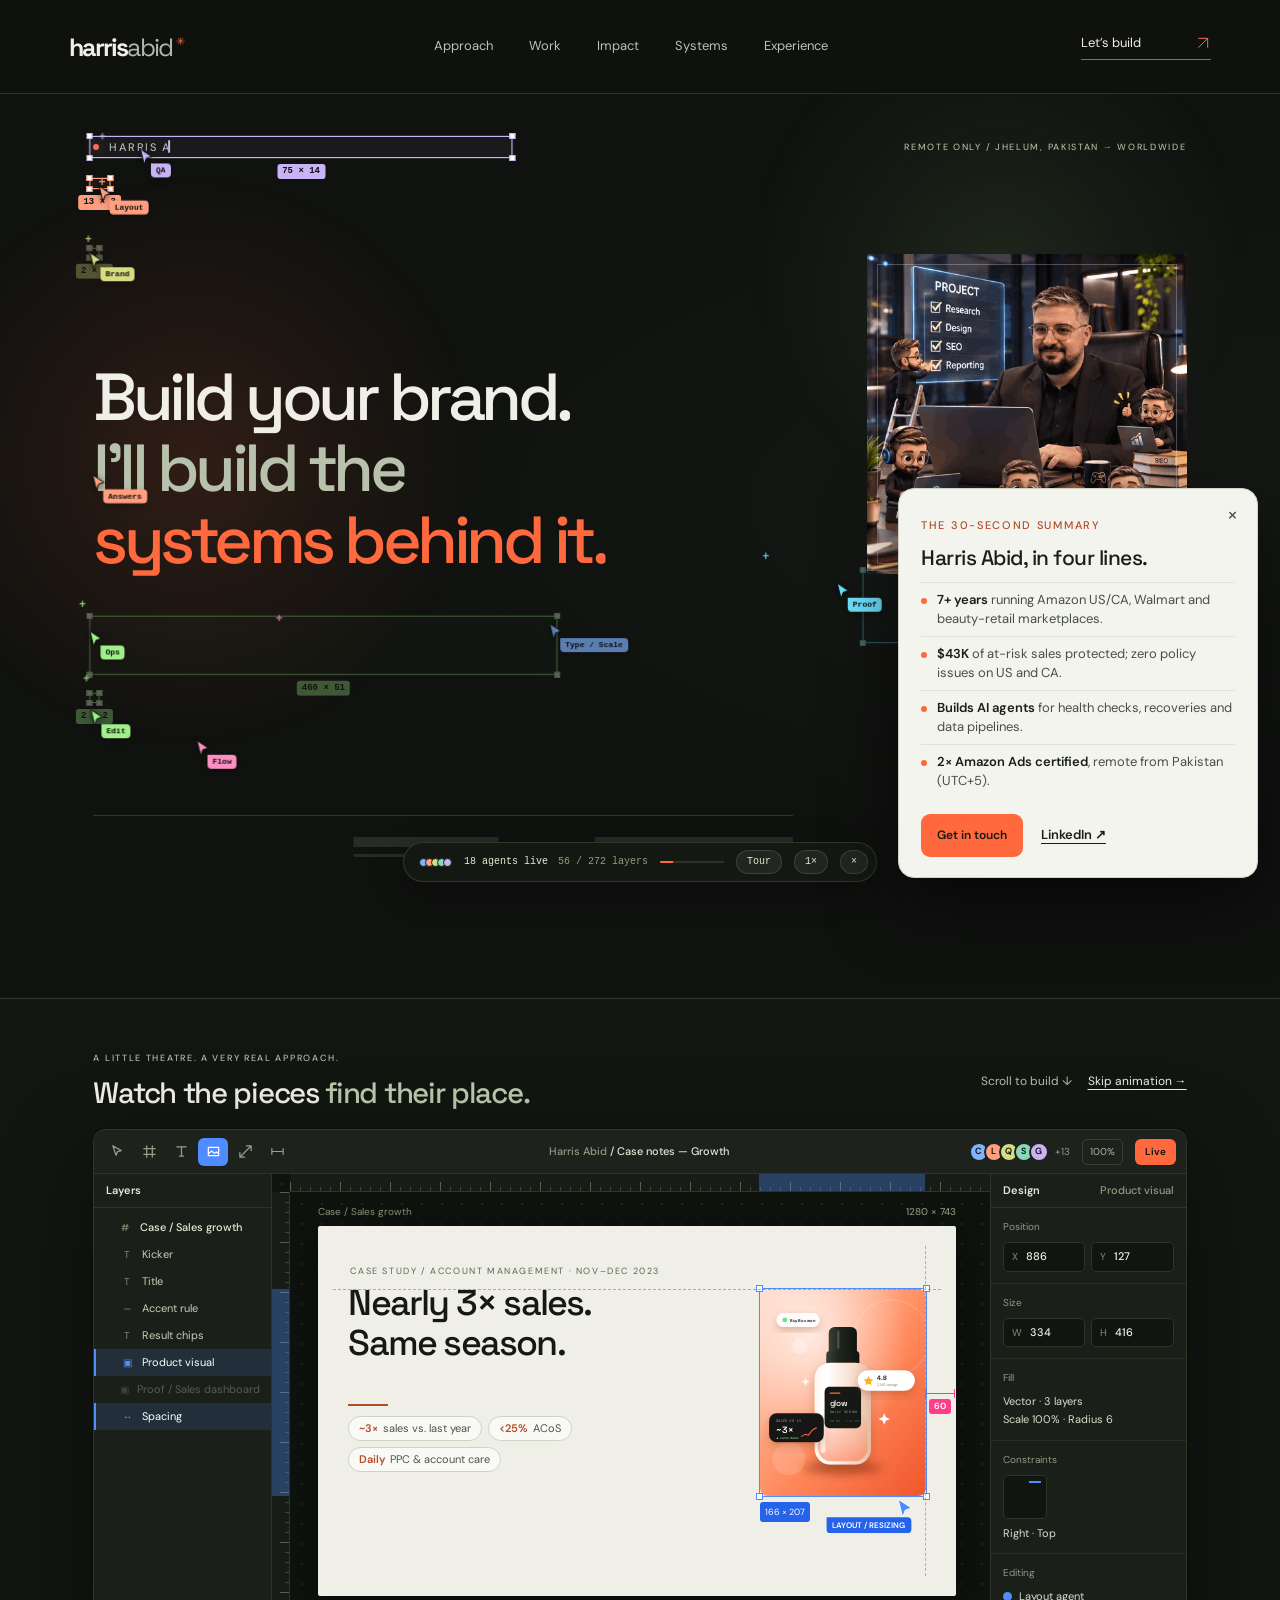
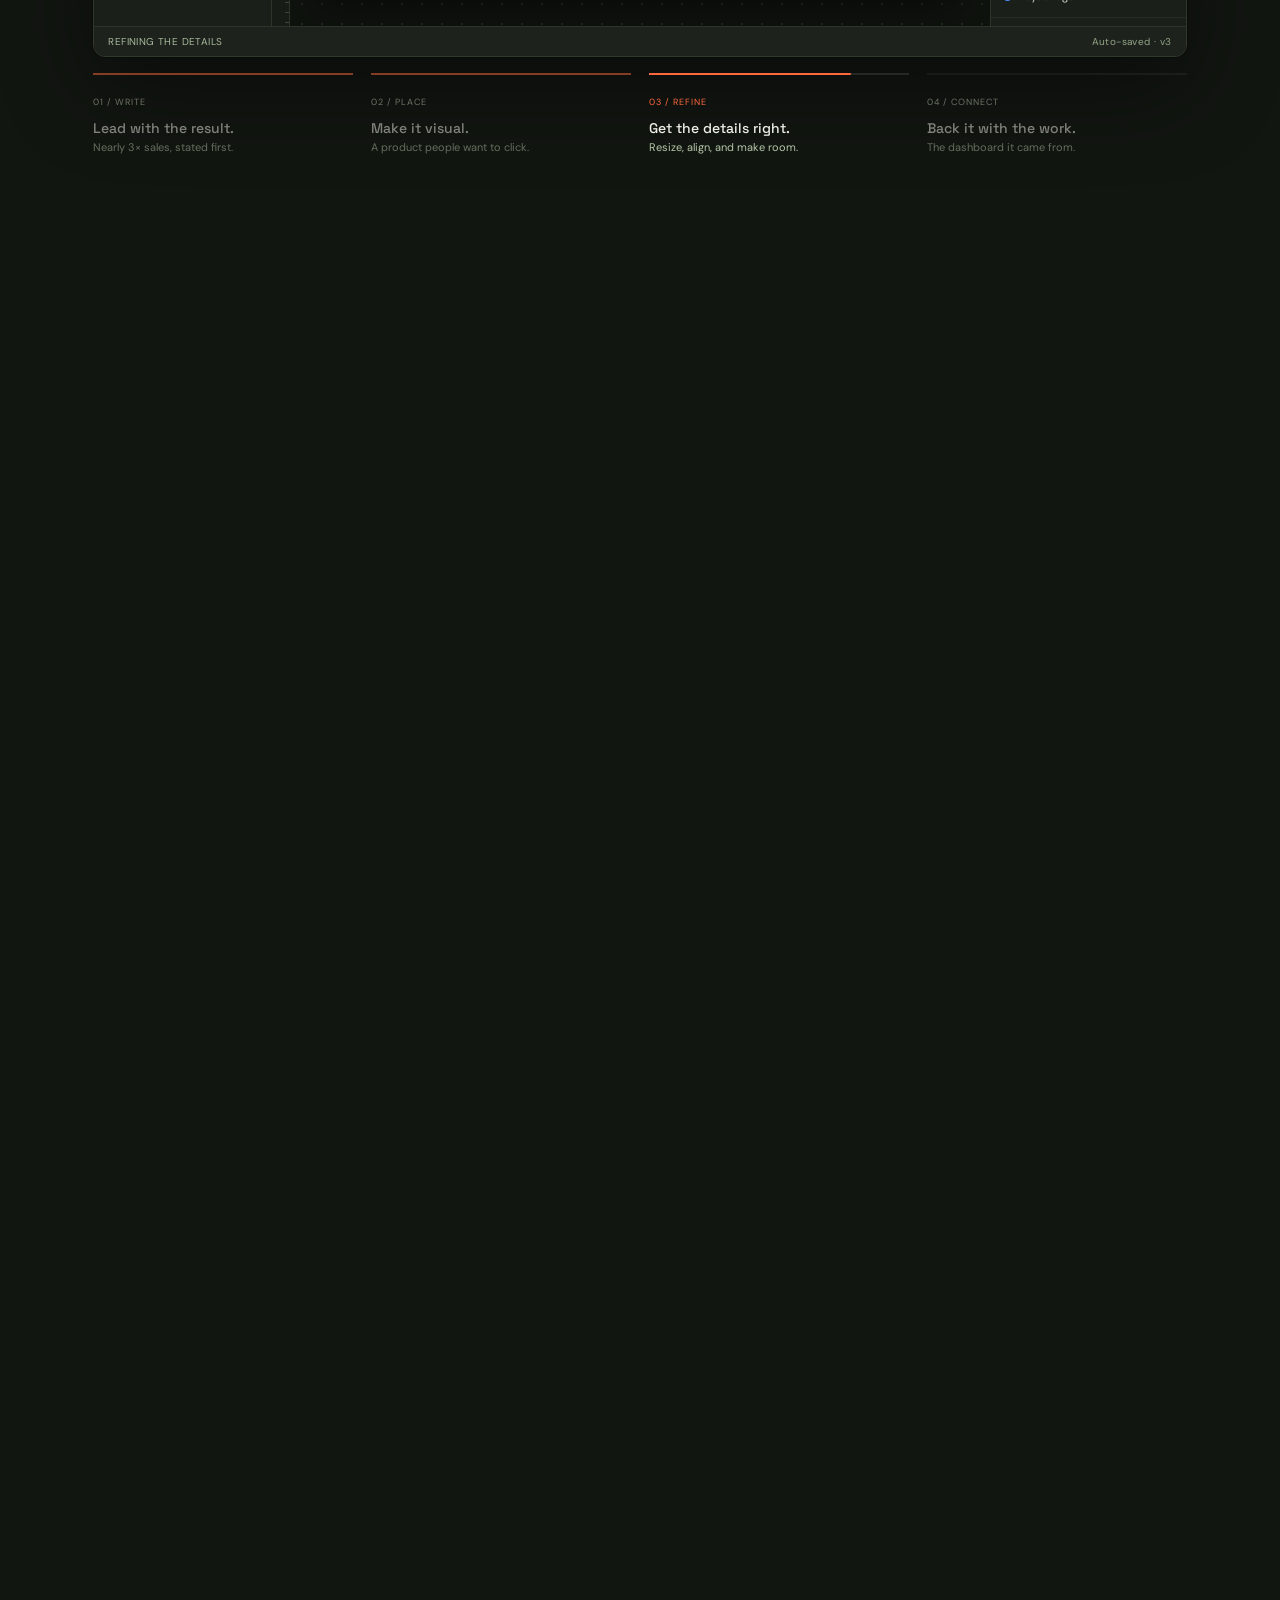
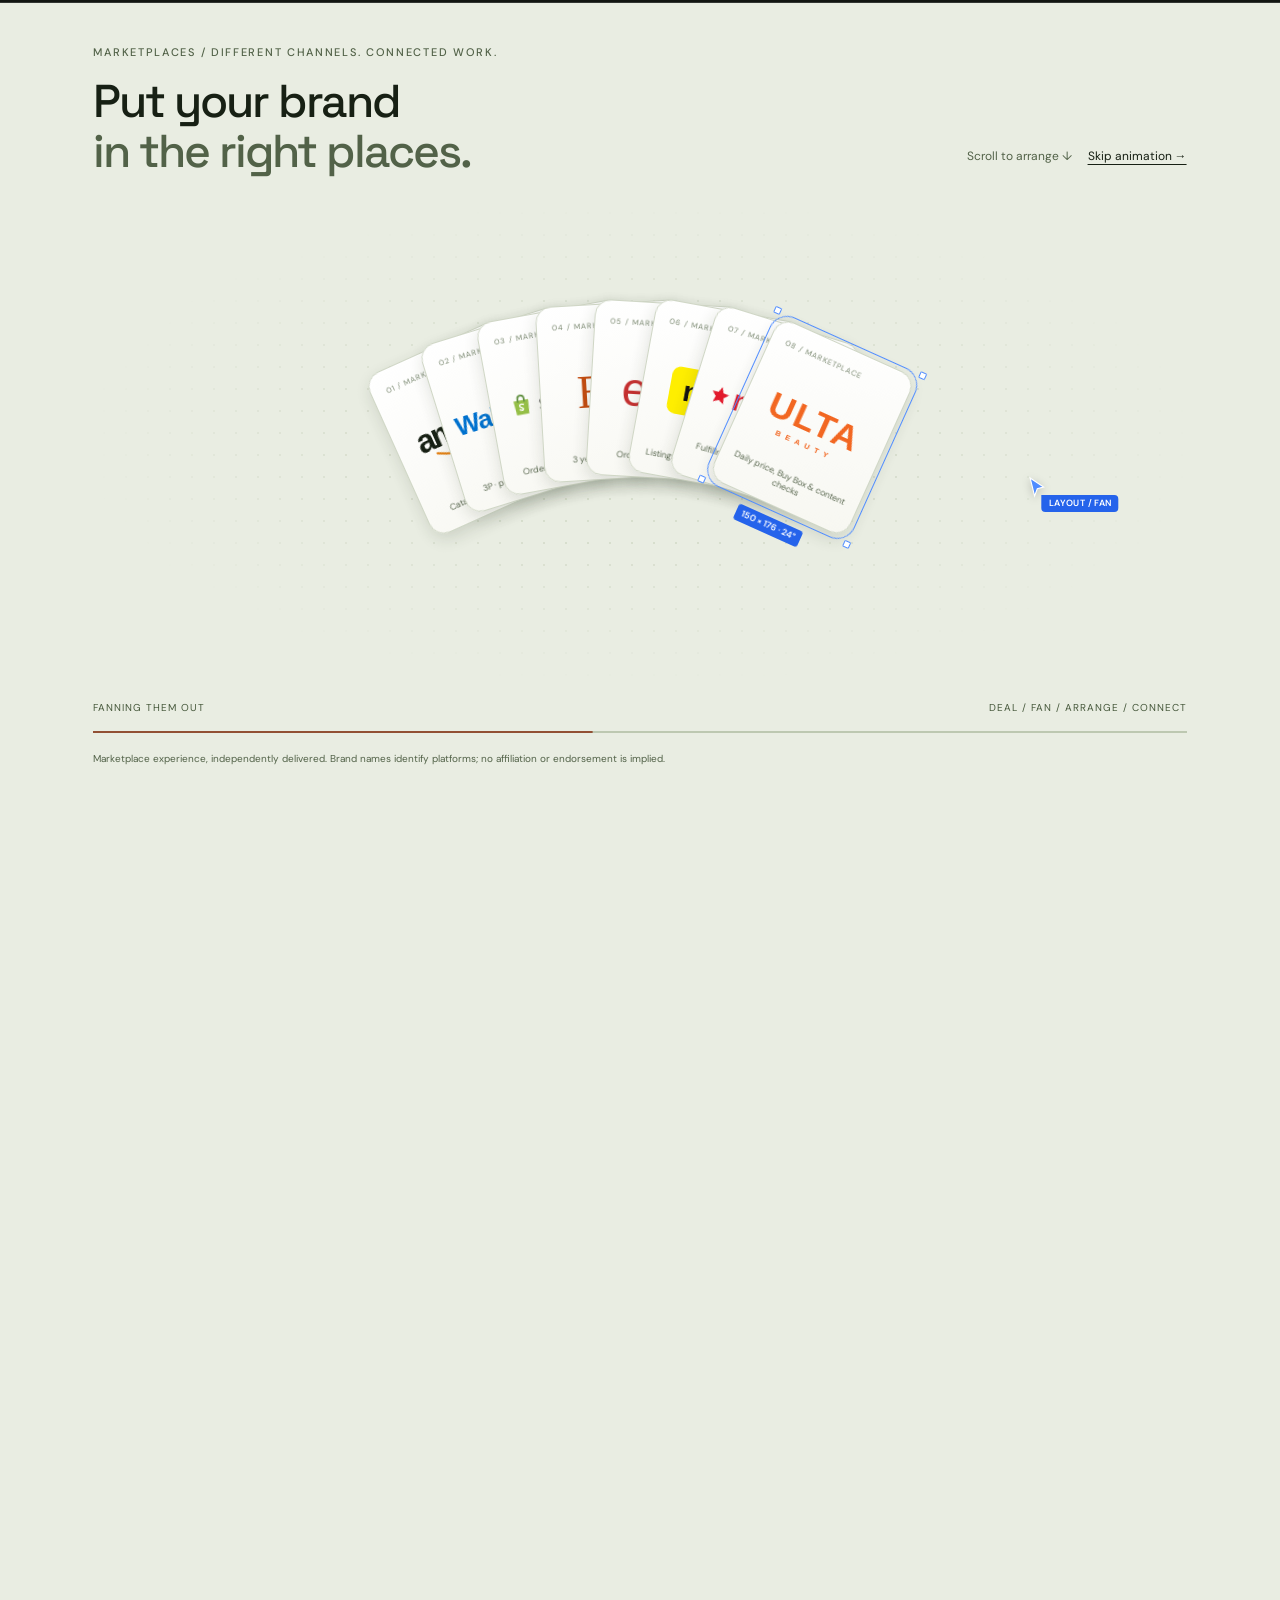
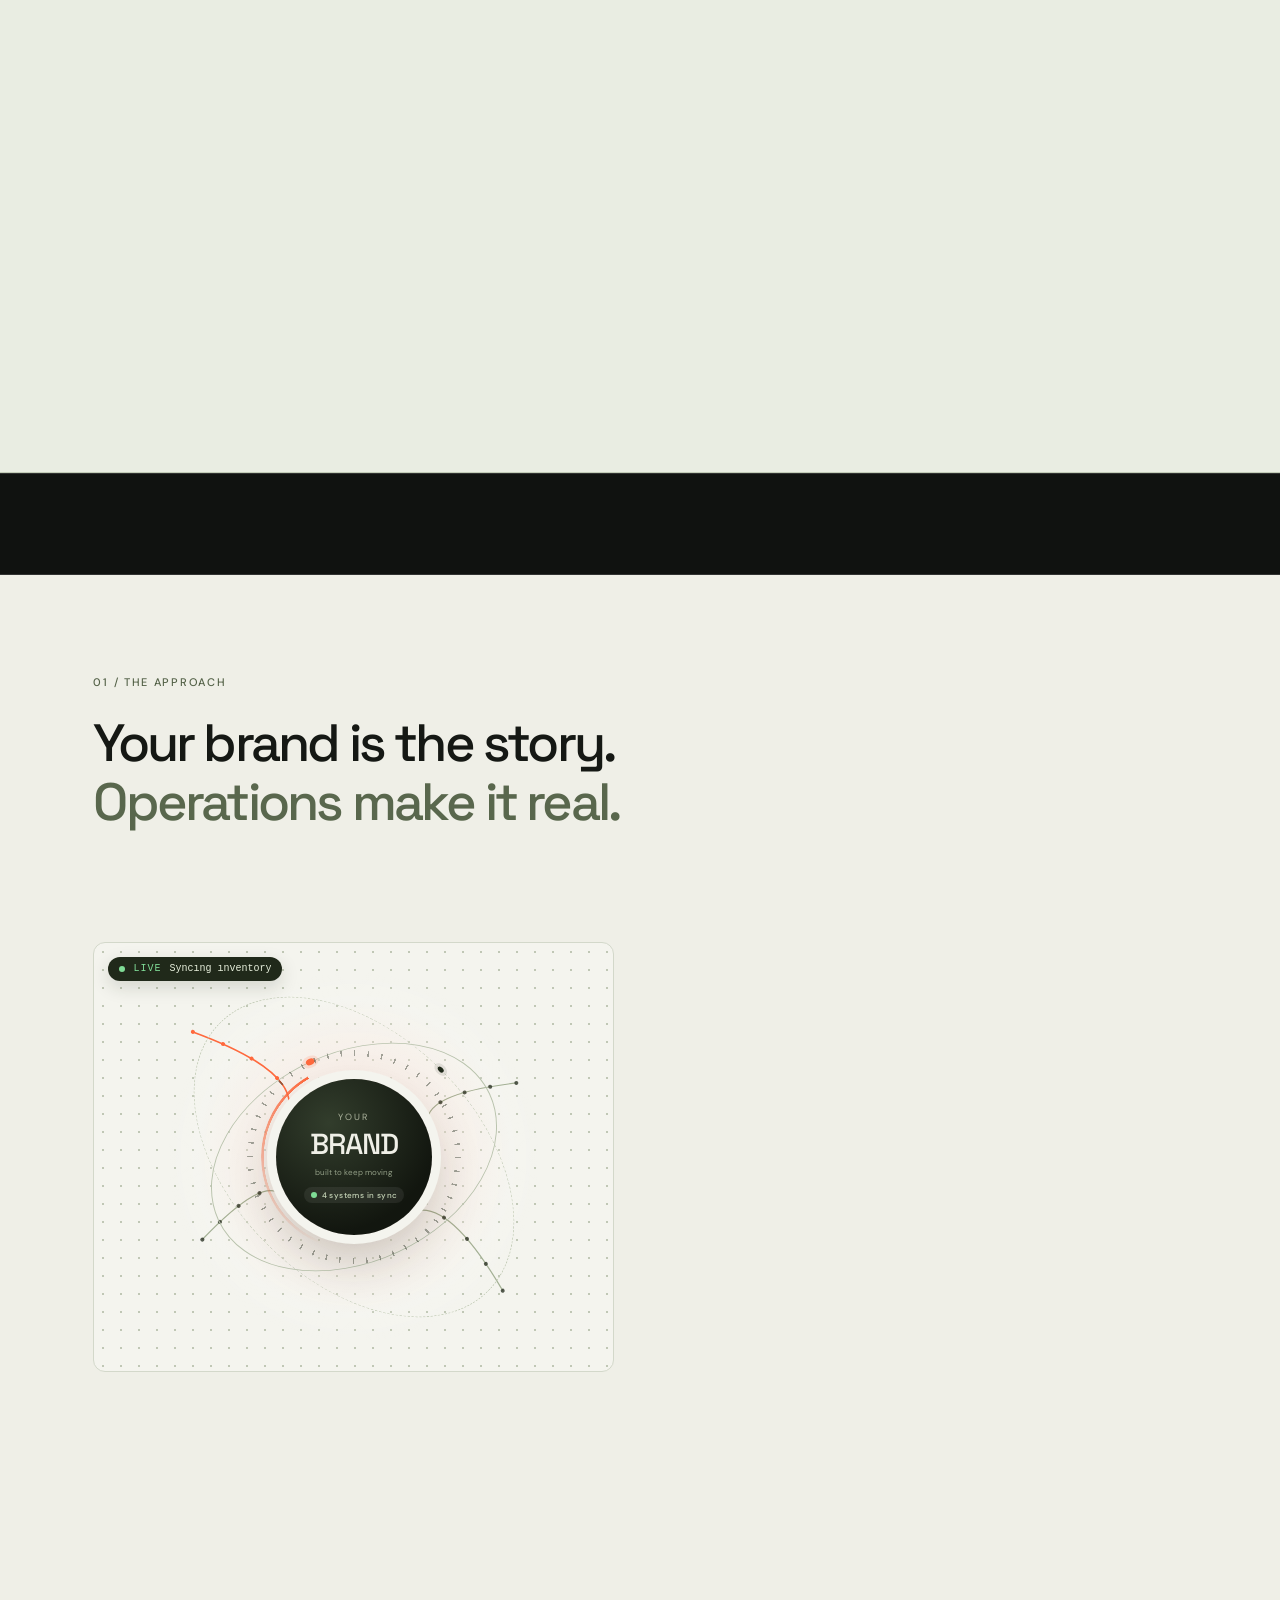
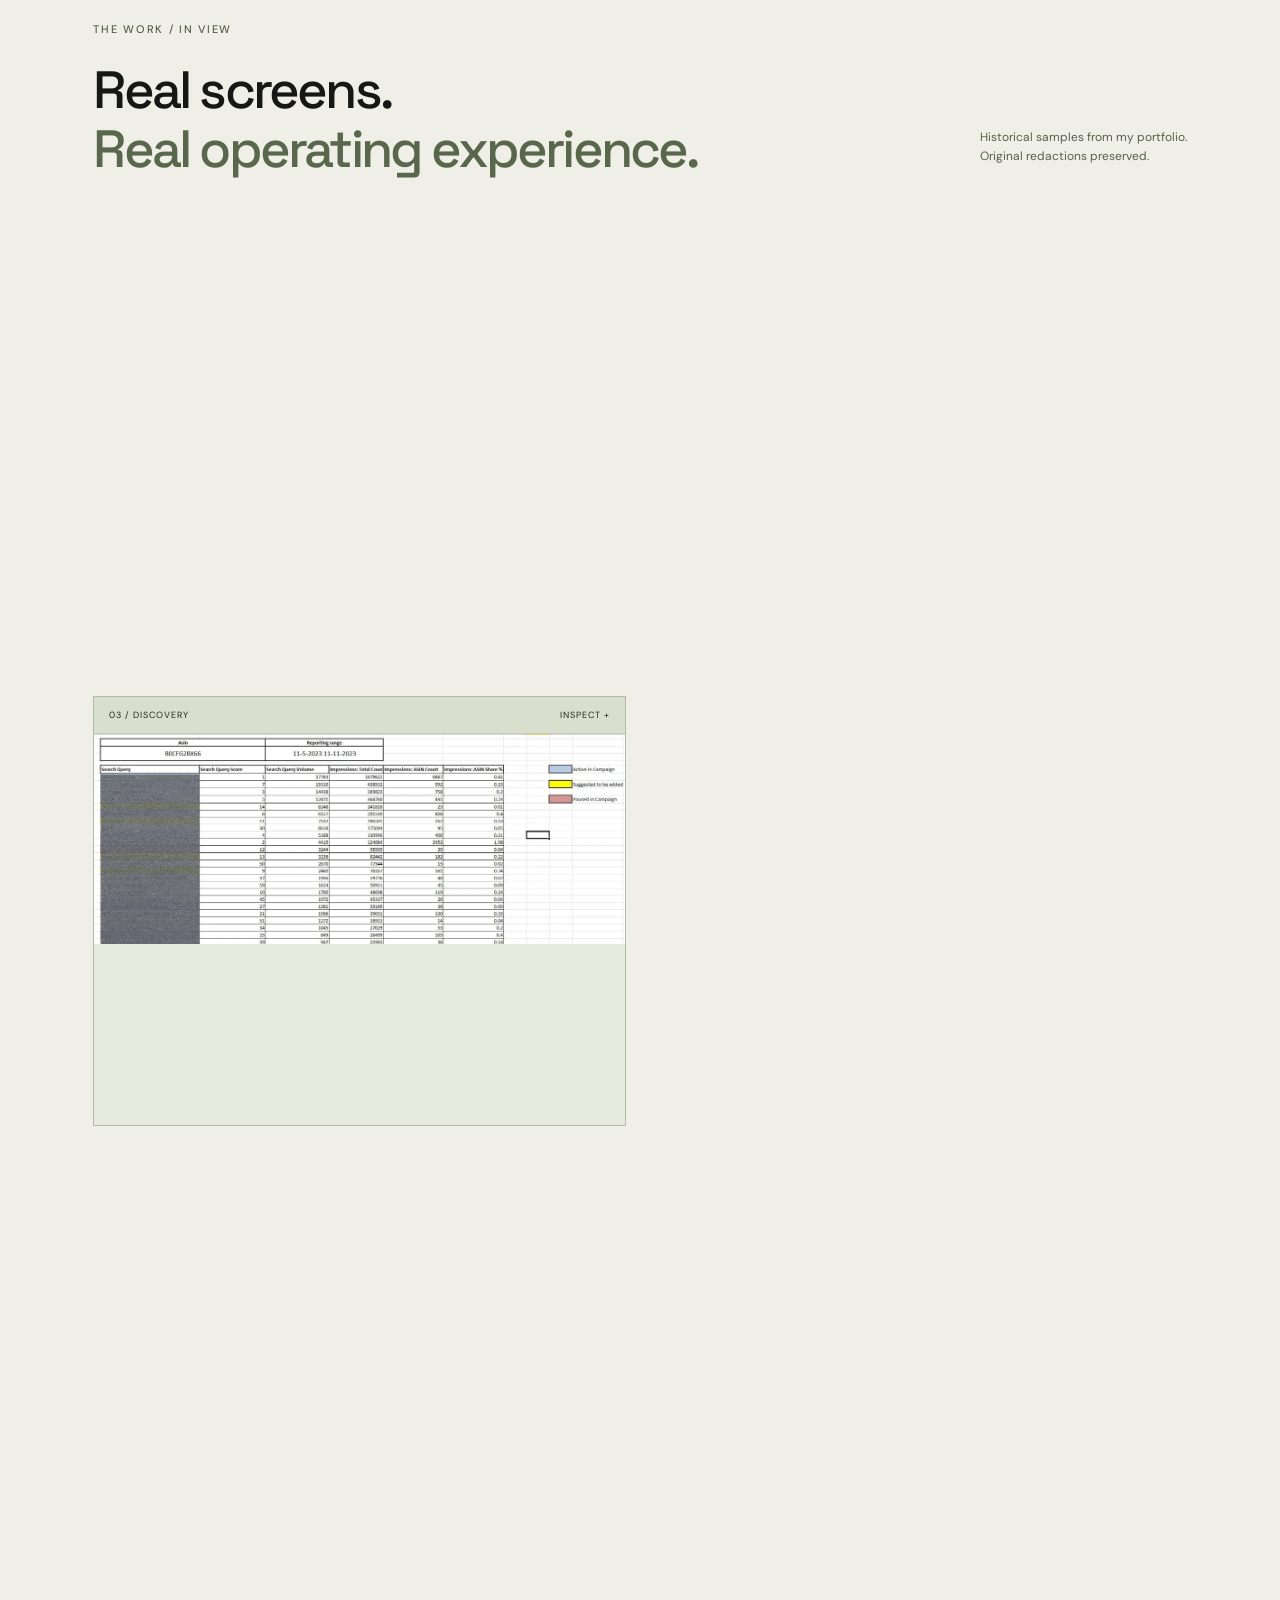
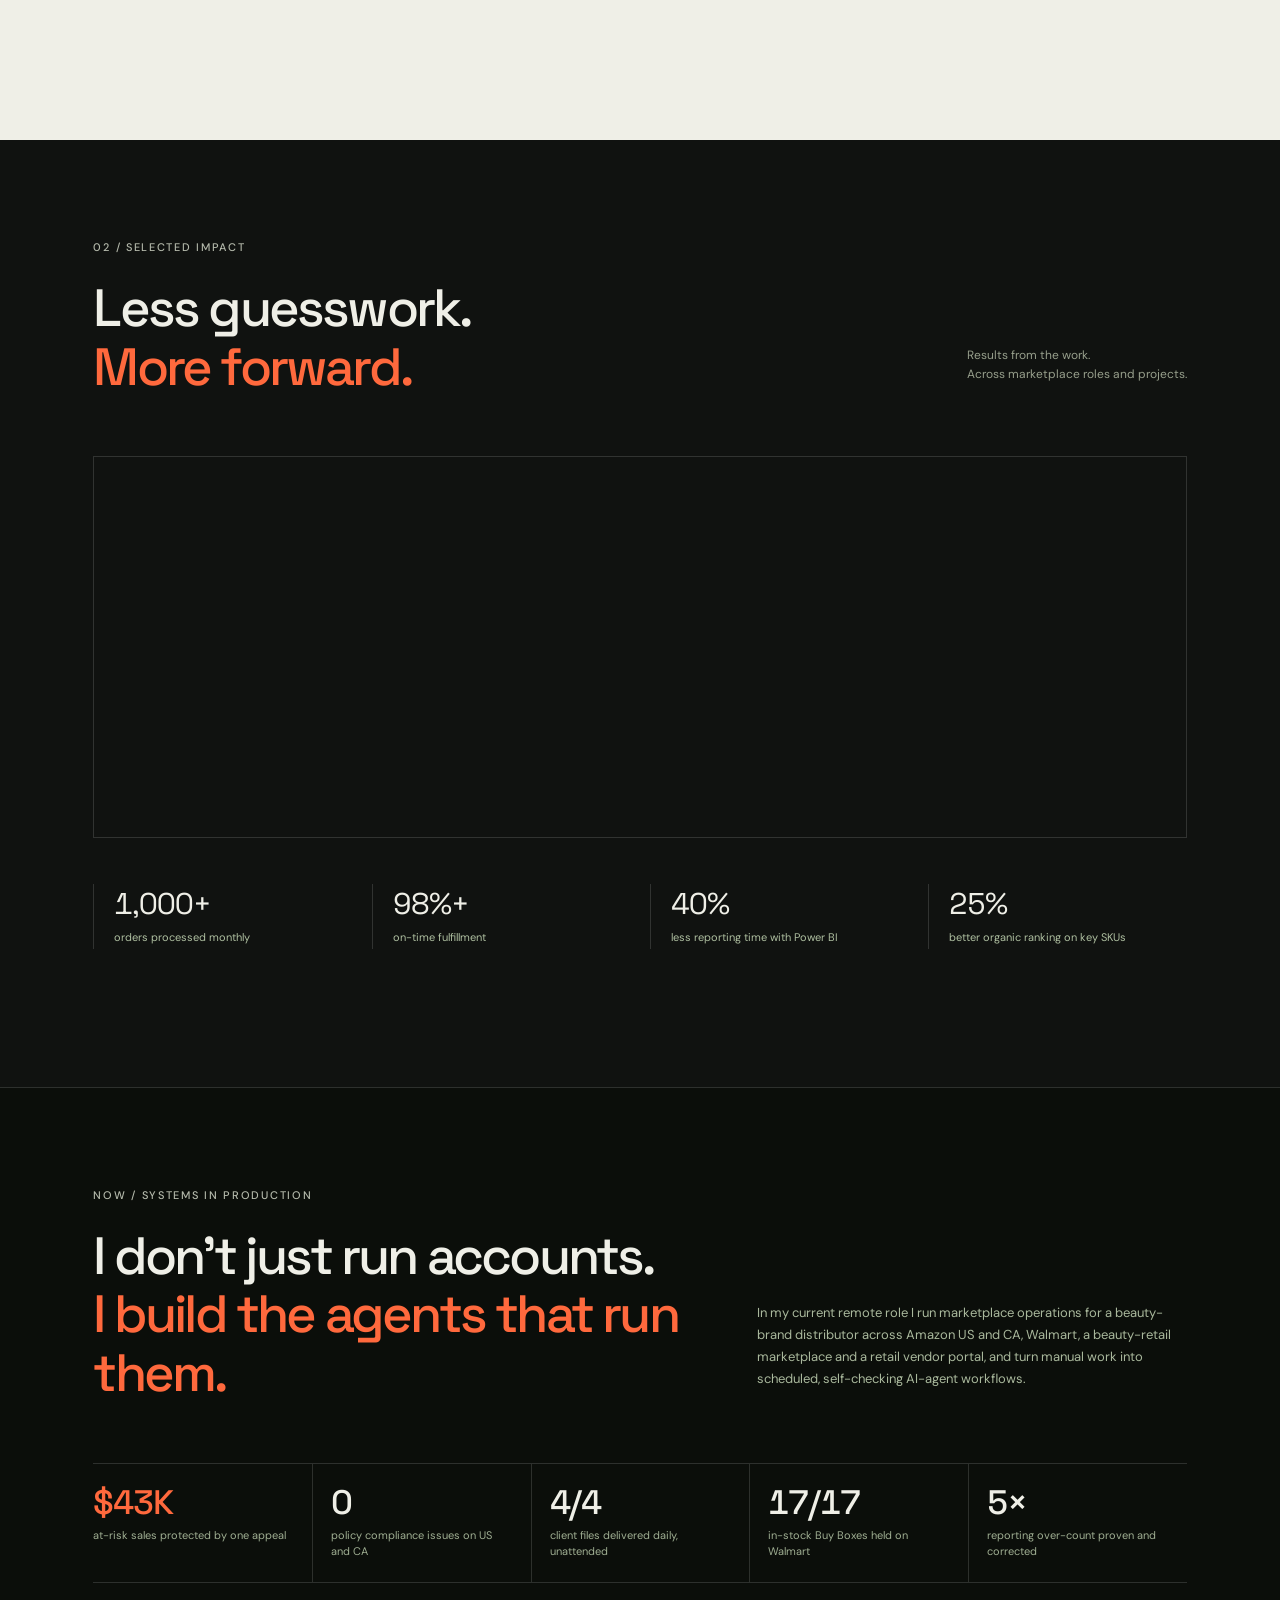
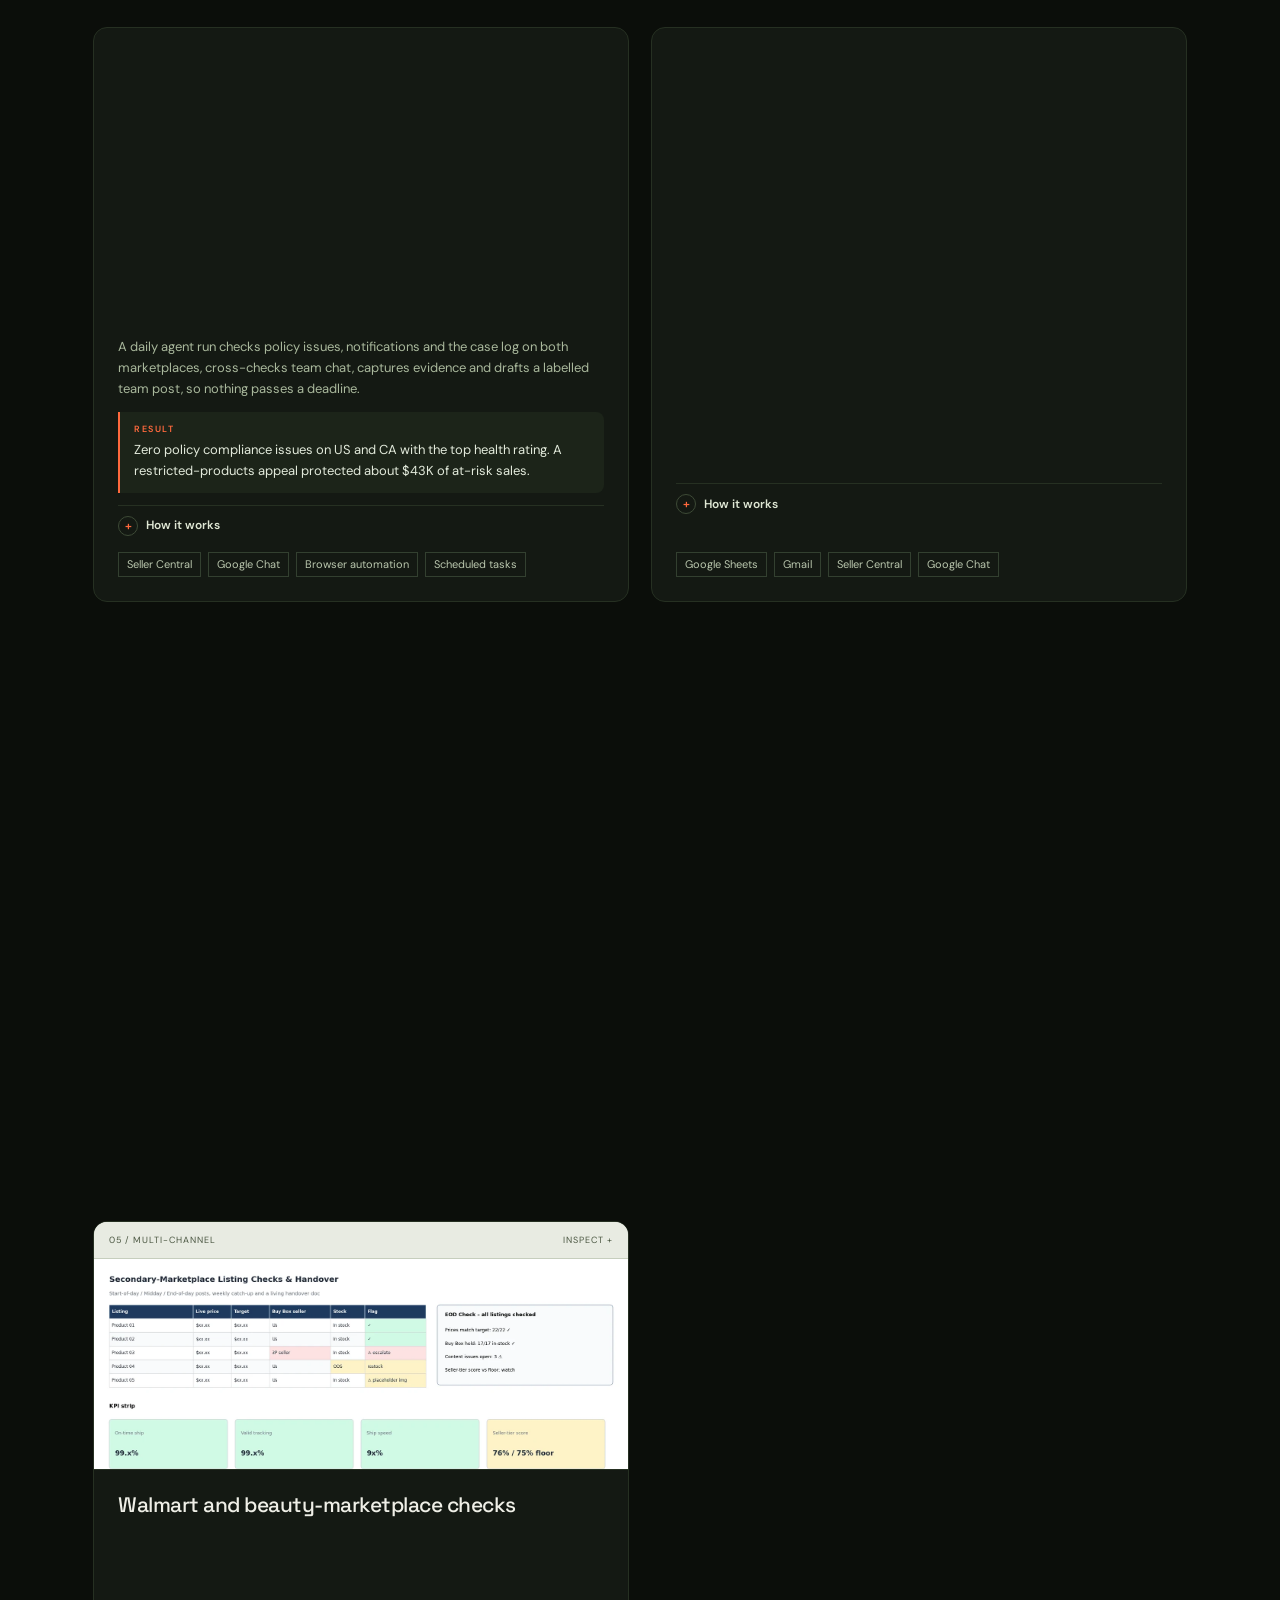
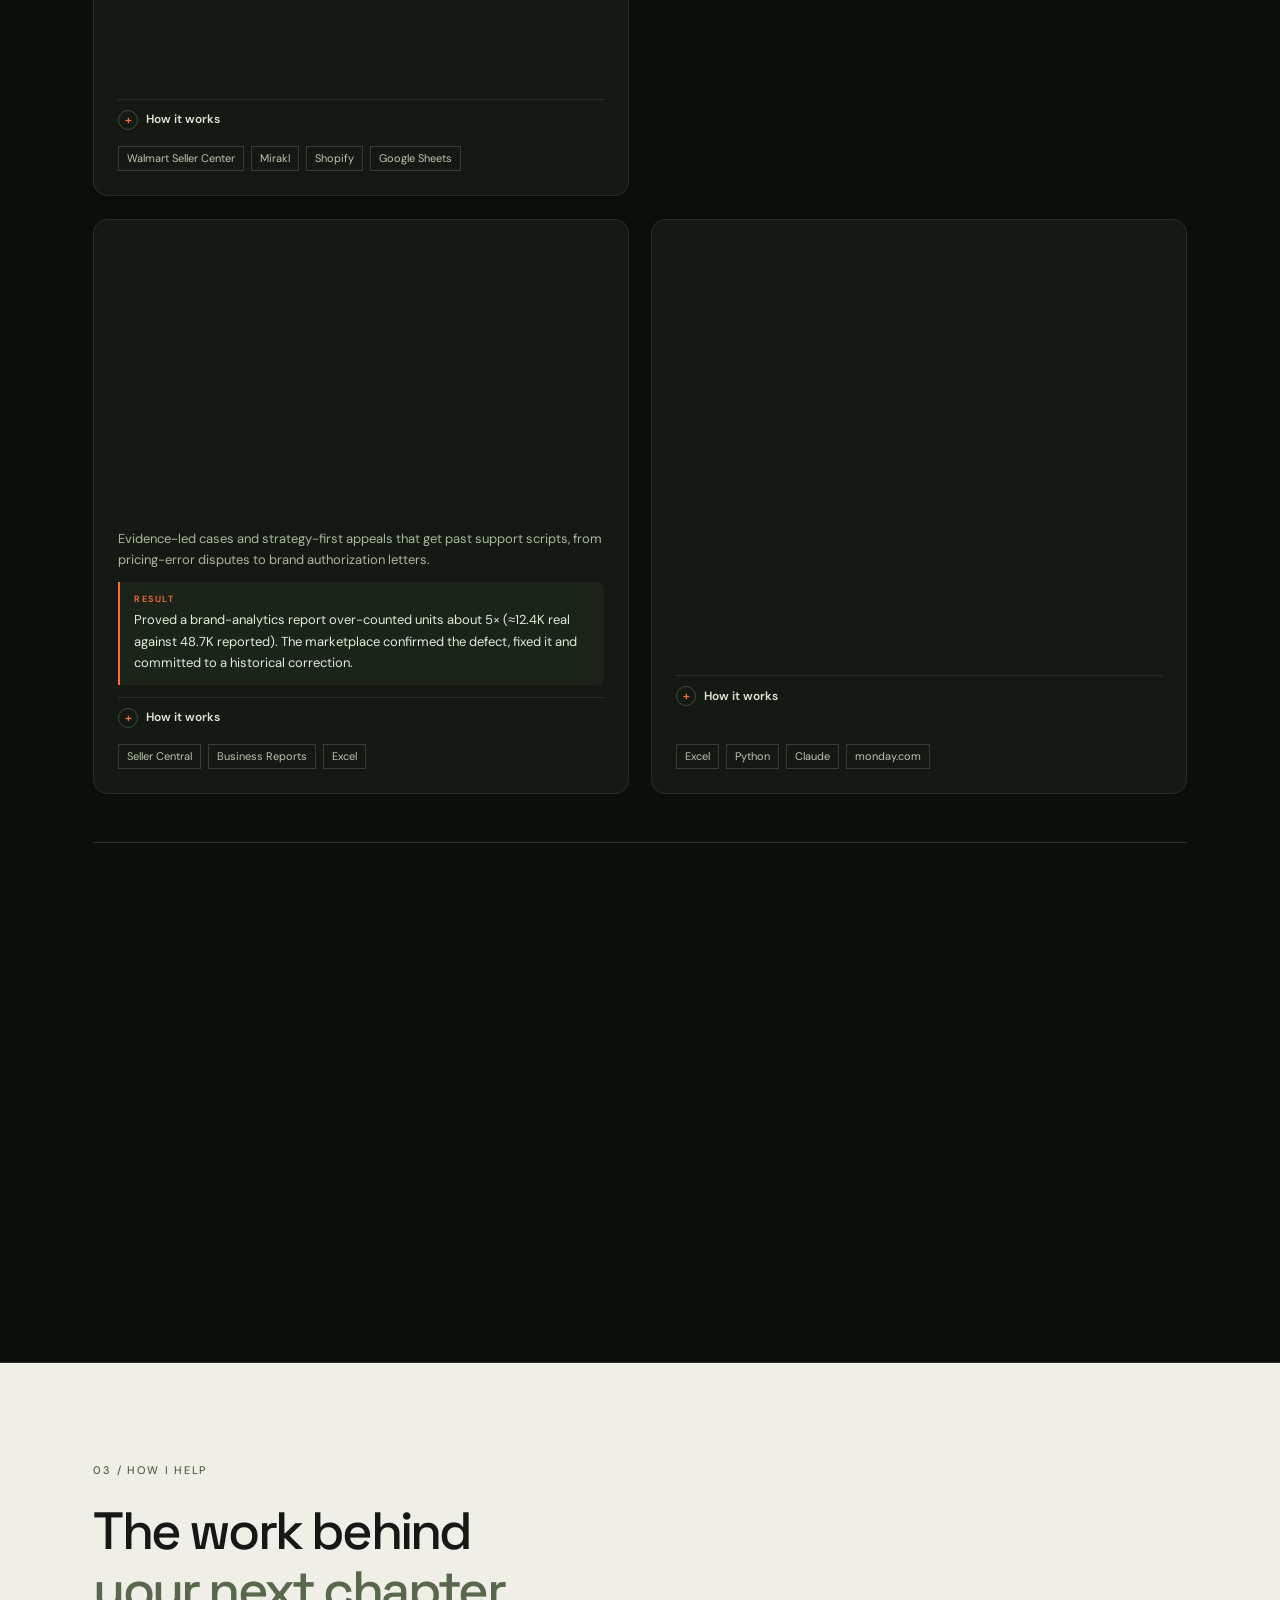
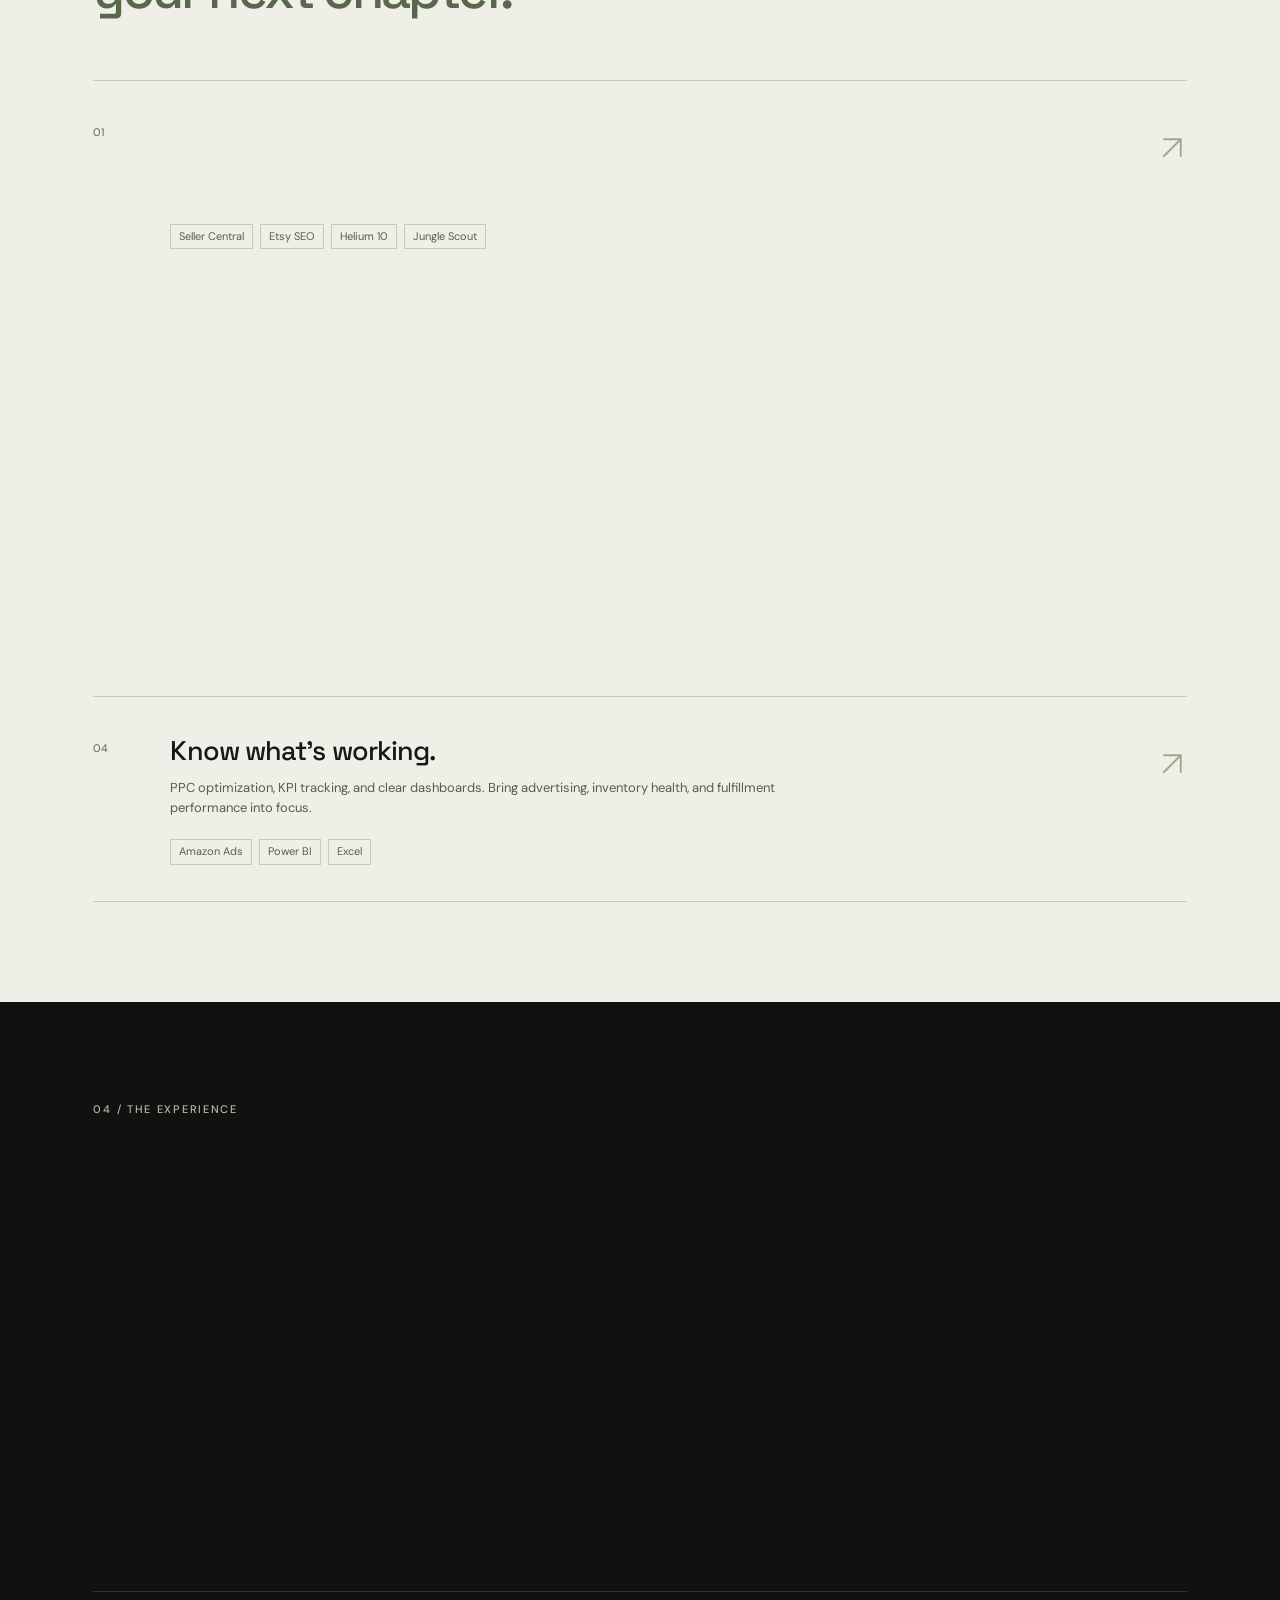
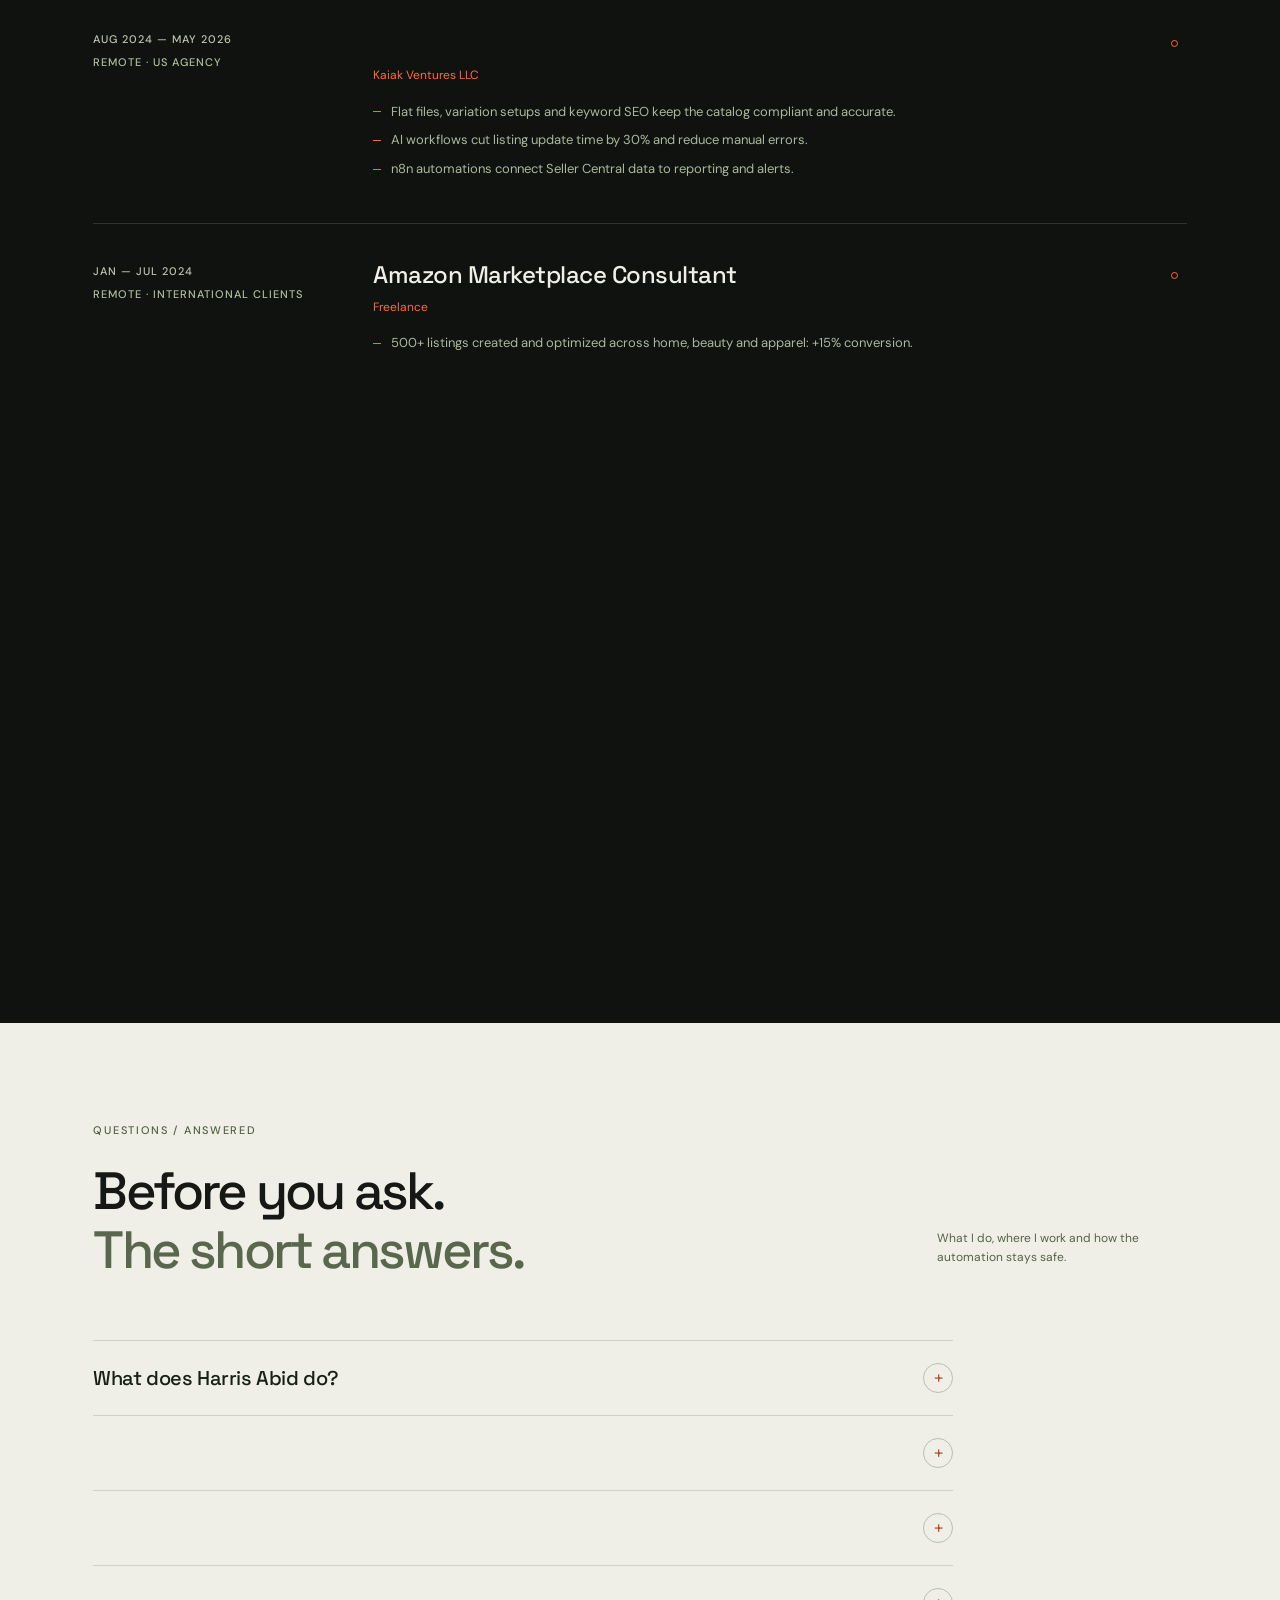
<file: index.html>
<!doctype html>
<html lang="en">
<head>
<meta charset="utf-8"><meta name="viewport" content="width=device-width,initial-scale=1">
<meta name="theme-color" content="#101210"><meta name="description" content="Amazon & Walmart operations specialist building AI-agent workflows that protect account health, recover revenue and keep listings clean. Remote, 7+ years."><meta name="author" content="Harris Abid"><meta name="robots" content="index,follow,max-image-preview:large">
<title>Harris Abid — Amazon &amp; Walmart Operations · AI Automation</title>
<link rel="icon" href="favicon.svg" type="image/svg+xml"><link rel="icon" href="favicon-96.png" sizes="96x96" type="image/png"><link rel="manifest" href="manifest.webmanifest">
<link rel="canonical" href="https://harris-abid.harrisbinabid2152.workers.dev/"><link rel="me" href="https://www.linkedin.com/in/harrisabid/"><link rel="apple-touch-icon" href="assets/apple-touch-icon.png"><meta property="og:type" content="profile"><meta property="og:site_name" content="Harris Abid"><meta property="og:url" content="https://harris-abid.harrisbinabid2152.workers.dev/"><meta property="og:title" content="Harris Abid — I run Amazon &amp; Walmart accounts. I build the agents that run them."><meta property="og:description" content="Amazon & Walmart operations specialist building AI-agent workflows that protect account health, recover revenue and keep listings clean. Remote, 7+ years."><meta property="og:image" content="https://harris-abid.harrisbinabid2152.workers.dev/assets/og-card.jpg"><meta property="og:image:width" content="1200"><meta property="og:image:height" content="630"><meta property="og:image:alt" content="Harris Abid: marketplace operations and AI automation. $43K at-risk sales protected, about 3x sales in a case study, 2x Amazon Ads certified."><meta property="profile:first_name" content="Harris"><meta property="profile:last_name" content="Abid"><meta name="twitter:card" content="summary_large_image"><meta name="twitter:title" content="Harris Abid — Amazon &amp; Walmart Operations · AI Automation"><meta name="twitter:description" content="Amazon & Walmart operations specialist building AI-agent workflows that protect account health, recover revenue and keep listings clean. Remote, 7+ years."><meta name="twitter:image" content="https://harris-abid.harrisbinabid2152.workers.dev/assets/og-card.jpg"><link rel="preload" as="font" type="font/woff2" href="assets/fonts/space-grotesk-latin.woff2" crossorigin><link rel="preload" as="font" type="font/woff2" href="assets/fonts/dm-sans-latin.woff2" crossorigin><script type="application/ld+json">{"@context":"https://schema.org","@graph":[{"@type":"WebSite","@id":"https://harris-abid.harrisbinabid2152.workers.dev/#website","url":"https://harris-abid.harrisbinabid2152.workers.dev/","name":"Harris Abid","description":"Marketplace operations and AI automation portfolio of Harris Abid.","inLanguage":"en","publisher":{"@id":"https://harris-abid.harrisbinabid2152.workers.dev/#harris"}},{"@type":"ProfilePage","url":"https://harris-abid.harrisbinabid2152.workers.dev/","name":"Harris Abid — Marketplace Operations & AI Automation","dateModified":"2026-11-16","mainEntity":{"@type":"Person","@id":"https://harris-abid.harrisbinabid2152.workers.dev/#harris","name":"Harris Abid","url":"https://harris-abid.harrisbinabid2152.workers.dev/","image":"https://harris-abid.harrisbinabid2152.workers.dev/assets/og-card.jpg","jobTitle":"Marketplace Operations & Automation Specialist","worksFor":{"@type":"Organization","name":"SAYN Beauty"},"description":"Amazon & Walmart operations specialist building AI-agent workflows that protect account health, recover revenue and keep listings clean. Remote, 7+ years.","email":"mailto:harrisbinabid2152@gmail.com","address":{"@type":"PostalAddress","addressLocality":"Jhelum","addressRegion":"Punjab","addressCountry":"PK"},"sameAs":["https://www.linkedin.com/in/harrisabid/"],"alumniOf":{"@type":"CollegeOrUniversity","name":"University of the Punjab"},"knowsAbout":["Amazon Seller Central","Amazon FBA","Amazon Multi-Channel Fulfillment","Amazon PPC","Walmart Seller Center","Mirakl","Listing optimization","Catalog management","Account health","FBA reimbursements","n8n","Python","AI agents","Power BI"],"hasCredential":[{"@type":"EducationalOccupationalCredential","name":"Amazon Ads Foundations Certification","credentialCategory":"certification","recognizedBy":{"@type":"Organization","name":"Amazon Ads"},"dateCreated":"2026-06","expires":"2028-06","identifier":"8436e005-1db6-4277-8849-dfbb4ec502b1"},{"@type":"EducationalOccupationalCredential","name":"Amazon Sponsored Ads Advanced Certification","credentialCategory":"certification","recognizedBy":{"@type":"Organization","name":"Amazon Ads"},"dateCreated":"2026-06","expires":"2028-06","identifier":"94c9c893-616f-4486-b8ca-a0ffb3e27dea"},{"@type":"EducationalOccupationalCredential","name":"Bachelor of Science, Computer Science","credentialCategory":"degree","recognizedBy":{"@type":"CollegeOrUniversity","name":"University of the Punjab"},"dateCreated":"2022"}]},"@id":"https://harris-abid.harrisbinabid2152.workers.dev/#profile","isPartOf":{"@id":"https://harris-abid.harrisbinabid2152.workers.dev/#website"}},{"@type":"FAQPage","@id":"https://harris-abid.harrisbinabid2152.workers.dev/#faq","mainEntity":[{"@type":"Question","name":"What does Harris Abid do?","acceptedAnswer":{"@type":"Answer","text":"I run day-to-day marketplace operations for ecommerce brands: catalog and listings, account health, FBA and order flows, and PPC. I also build the AI-agent and automation workflows that take over the repetitive checks, so problems surface before they cost sales."}},{"@type":"Question","name":"Which marketplaces and tools do you work with?","acceptedAnswer":{"@type":"Answer","text":"Amazon US and CA (Seller Central, Vendor Central, FBA and Multi-Channel Fulfillment), Walmart Seller Center, Mirakl-based beauty marketplaces, Shopify, eBay, Etsy, Noon and Macy’s. Day to day I use Helium 10, Jungle Scout, ShipStation, Order Desk, Sellercloud, Power BI, n8n, Python and scheduled AI agents."}},{"@type":"Question","name":"What results can you show?","acceptedAnswer":{"@type":"Answer","text":"A restricted-products appeal that protected about $43K of at-risk sales, zero policy compliance issues on Amazon US and CA, nearly 3× sales in a five-week case study, +20% conversion on managed PPC with ACoS under 25%, and 1,000+ orders a month fulfilled 98%+ on time. The Work and Systems sections show the evidence behind each one."}},{"@type":"Question","name":"Do you work remotely, and in which time zones?","acceptedAnswer":{"@type":"Answer","text":"Yes, remote only. I am based in Jhelum, Pakistan (UTC+5) and have worked asynchronously with US teams since 2024."}},{"@type":"Question","name":"How do your AI agents stay safe to run on a live account?","acceptedAnswer":{"@type":"Answer","text":"They read before they act. Every run validates its inputs, cross-checks team chat, and labels each claim as verified, assumed or unknown. Messages, cases and appeals are drafted for a person to approve, never sent automatically, and every workflow has a backup path so it can recover without duplicating work."}},{"@type":"Question","name":"Are you certified?","acceptedAnswer":{"@type":"Answer","text":"Yes. I hold the Amazon Ads Foundations and Amazon Sponsored Ads Advanced certifications (June 2026, valid to June 2028) and a BSc in Computer Science from the University of the Punjab."}},{"@type":"Question","name":"How do we start working together?","acceptedAnswer":{"@type":"Answer","text":"Send a short note with your marketplace, your tools and the main bottleneck, using the form below or by email. I will reply with what I would look at first."}}]}]}</script>
<link rel="preload" as="image" href="assets/hero-agents-first.webp" fetchpriority="high"><link rel="stylesheet" href="styles.css"><script src="script.js" defer></script><script src="swarm.js" defer></script>
</head>
<body>
<a href="#main" class="skip">Skip to content</a>
<div class="progress" aria-hidden="true"></div>
<header class="header"><a href="#home" class="wordmark">harris<span>abid</span><i aria-hidden="true">✳</i><b class="vh"> — Harris Abid, home</b></a><nav aria-label="Main navigation"><a href="#approach">Approach</a><a href="#work">Work</a><a href="#impact">Impact</a><a href="#systems">Systems</a><a href="#experience">Experience</a></nav><a class="nav-cta" href="#contact">Let’s build <span><svg class="arrow-icon" viewBox="0 0 24 24" fill="none" aria-hidden="true"><path d="M5 19L19 5M5 5H19V19" stroke="currentColor" stroke-width="1.5"/></svg></span></a></header>
<main id="main">
<section class="hero scene" id="home" data-scene="Brand foundation"><div class="hero-glow" aria-hidden="true"><i></i><i></i></div>
<div class="hero-top"><span class="eyebrow"><i class="dot"></i> HARRIS ABID · MARKETPLACE OPERATIONS · AI AUTOMATION</span><span class="edition">REMOTE ONLY / JHELUM, PAKISTAN → WORLDWIDE</span></div>
<div class="audience-tools interactive-only"><div class="audience-switch" role="group" aria-label="Explore by interest"><button type="button" data-audience="founder" aria-pressed="true">Grow my brand</button><button type="button" data-audience="recruiter" aria-pressed="false">Hire Harris</button></div><div id="audience-path" aria-live="polite"><span>For founders / connect the moving parts.</span><a href="#capabilities">Explore services <svg class="arrow-icon" viewBox="0 0 24 24" fill="none" aria-hidden="true"><path d="M5 19L19 5M5 5H19V19" stroke="currentColor" stroke-width="1.5"/></svg></a><a href="#work">Inspect the work <svg class="arrow-icon" viewBox="0 0 24 24" fill="none" aria-hidden="true"><path d="M5 19L19 5M5 5H19V19" stroke="currentColor" stroke-width="1.5"/></svg></a></div></div><div class="hero-title-wrap"><h1 data-title aria-label="Build your brand. I’ll build the systems behind it."><span class="type-line"><span>Build your brand.</span></span><span class="type-line muted"><span>I’ll build the</span></span><span class="type-line"><em>systems behind it.</em></span><span class="type-caret" aria-hidden="true"></span></h1><div class="title-selection" aria-hidden="true"><i></i><i></i><i></i><i></i><span>TYPE / SCALE / ALIGN</span></div></div>
<figure class="hero-portrait" data-build="3"><div class="portrait-frame"><picture><source media="(prefers-reduced-motion: reduce)" srcset="assets/hero-agents-still.webp"><img id="hero-image" src="assets/hero-agents-first.webp" data-anim="assets/hero-agents.webp" data-still="assets/hero-agents-still.webp" fetchpriority="high" decoding="async" width="508" height="507" alt="Harris Abid working at his laptop while small figurines of himself handle research, design, SEO and reporting, ticking off a project checklist."></picture><span class="photo-edge" aria-hidden="true"></span><span class="photo-label" aria-hidden="true">HARRIS ABID / AND HIS AGENTS</span></div><figcaption>Human judgement.<br><span>Connected systems.</span></figcaption></figure>
<div class="hero-bottom"><div class="intro" data-build="1"><p>I’m Harris Abid. I connect the details that turn an ecommerce business into a brand that runs better.</p><a class="button orange" href="#contact">Get 3 fixes for your storefront <span><svg class="arrow-icon" viewBox="0 0 24 24" fill="none" aria-hidden="true"><path d="M5 19L19 5M5 5H19V19" stroke="currentColor" stroke-width="1.5"/></svg></span></a></div><div class="hero-note" data-build="2"><span class="mini-label">GOOD GROWTH IS BUILT.</span><p>Sharper listings.<br>Smarter workflows.<br>Less operational friction.</p><a href="#approach" class="scroll-link">Scroll to see it come together <span>↓</span></a></div></div>
<div class="hero-grid hero-proof"><span><b>7+ yrs</b> Seller Central &amp; FBA</span><span><b>2×</b> Amazon Ads certified</span><span><b>~3×</b> sales vs. last year, case study</span><span><b>$43K</b> at-risk sales protected</span></div>
</section>

<section class="build-studio" id="build" aria-labelledby="studio-heading">
<div class="studio-sticky">
<div class="studio-heading"><div><span class="eyebrow">A LITTLE THEATRE. A VERY REAL APPROACH.</span><h2 id="studio-heading">Watch the pieces <em>find their place.</em></h2></div><div class="studio-actions"><span>Scroll to build ↓</span><a href="#approach">Skip animation →</a></div></div>
<div class="studio-layout"><div class="studio-canvas" aria-label="An animated design canvas assembles a case note: a nearly 3× sales headline, result chips, an illustrated product card, and the sales dashboard it came from.">
<div class="canvas-bar"><div class="canvas-tools" aria-hidden="true"><span class="tool" data-tool="move" title="Move"><svg viewBox="0 0 16 16" fill="none" aria-hidden="true"><path d="M3 2l9 5-4 1.2L6.5 12z" stroke="currentColor" stroke-width="1.3" stroke-linecap="round" stroke-linejoin="round"/></svg></span><span class="tool" data-tool="frame" title="Frame"><svg viewBox="0 0 16 16" fill="none" aria-hidden="true"><path d="M5 2v12M11 2v12M2 5h12M2 11h12" stroke="currentColor" stroke-width="1.3" stroke-linecap="round" stroke-linejoin="round"/></svg></span><span class="tool" data-tool="text" title="Text"><svg viewBox="0 0 16 16" fill="none" aria-hidden="true"><path d="M3 3h10M8 3v10M6 13h4" stroke="currentColor" stroke-width="1.3" stroke-linecap="round" stroke-linejoin="round"/></svg></span><span class="tool" data-tool="image" title="Image"><svg viewBox="0 0 16 16" fill="none" aria-hidden="true"><path d="M2.5 3.5h11v9h-11zM2.5 10.5l3.5-3 3 2.5 2-1.5 2.5 2" stroke="currentColor" stroke-width="1.3" stroke-linecap="round" stroke-linejoin="round"/></svg></span><span class="tool" data-tool="scale" title="Scale"><svg viewBox="0 0 16 16" fill="none" aria-hidden="true"><path d="M9 2h5v5M14 2L8 8M7 14H2V9M2 14l6-6" stroke="currentColor" stroke-width="1.3" stroke-linecap="round" stroke-linejoin="round"/></svg></span><span class="tool" data-tool="measure" title="Measure"><svg viewBox="0 0 16 16" fill="none" aria-hidden="true"><path d="M2 8h12M2 5v6M14 5v6" stroke="currentColor" stroke-width="1.3" stroke-linecap="round" stroke-linejoin="round"/></svg></span></div><b class="canvas-file"><span>Harris Abid</span> / Case notes — Growth</b><div class="canvas-meta"><span class="presence" aria-hidden="true"><i style="background:#7fb2ff">C</i><i style="background:#ff9f80">L</i><i style="background:#d5dc81">Q</i><i style="background:#88d9ba">S</i><i style="background:#c9b3f5">G</i><em>+13</em></span><span class="canvas-zoom">100%</span><span class="canvas-live">Live</span></div></div>
<div class="studio-body"><aside class="layers-panel" aria-label="Layers: jump to a build step"><div class="panel-head">Layers</div><ul class="layer-list"><li data-layer="frame" class="is-frame"><button type="button" data-jump="frame"><span class="lyr-ic" aria-hidden="true">#</span>Case / Sales growth</button></li><li data-layer="kicker"><button type="button" data-jump="kicker"><span class="lyr-ic" aria-hidden="true">T</span>Kicker</button></li><li data-layer="title"><button type="button" data-jump="title"><span class="lyr-ic" aria-hidden="true">T</span>Title</button></li><li data-layer="rule"><button type="button" data-jump="rule"><span class="lyr-ic" aria-hidden="true">—</span>Accent rule</button></li><li data-layer="copy"><button type="button" data-jump="copy"><span class="lyr-ic" aria-hidden="true">T</span>Result chips</button></li><li data-layer="portrait"><button type="button" data-jump="portrait"><span class="lyr-ic" aria-hidden="true">▣</span>Product visual</button></li><li data-layer="proof"><button type="button" data-jump="proof"><span class="lyr-ic" aria-hidden="true">▣</span>Proof / Sales dashboard</button></li><li data-layer="measure"><button type="button" data-jump="measure"><span class="lyr-ic" aria-hidden="true">↔</span>Spacing</button></li></ul></aside><div class="stage"><div class="ruler ruler-x" aria-hidden="true"><i></i></div><div class="ruler ruler-y" aria-hidden="true"><i></i></div><div class="artboard-label" aria-hidden="true"><span>Case / Sales growth</span><b id="artboard-size">1280 × 720</b></div>
<div class="canvas-content"><span class="canvas-kicker">CASE STUDY / ACCOUNT MANAGEMENT · NOV–DEC 2023</span><h3 id="canvas-title">Nearly 3× sales.<br>Same season.</h3><span class="canvas-rule"></span><div class="canvas-copy canvas-kpis"><span><b>~3×</b> sales vs. last year</span><span><b>&lt;25%</b> ACoS</span><span><b>Daily</b> PPC &amp; account care</span></div>
<div class="canvas-portrait"><svg class="canvas-art" viewBox="0 0 400 500" aria-hidden="true"><defs><linearGradient id="ca-bg" x1="0" y1="0" x2="1" y2="1"><stop offset="0" stop-color="#ffd2bd"/><stop offset=".55" stop-color="#ff8a5c"/><stop offset="1" stop-color="#f0562b"/></linearGradient><radialGradient id="ca-glow" cx=".3" cy=".22" r=".6"><stop offset="0" stop-color="#fff" stop-opacity=".75"/><stop offset="1" stop-color="#fff" stop-opacity="0"/></radialGradient><linearGradient id="ca-glass" x1="0" y1="0" x2="1" y2="0"><stop offset="0" stop-color="#fff7f0"/><stop offset=".22" stop-color="#ffffff"/><stop offset=".7" stop-color="#f6dccb"/><stop offset="1" stop-color="#e6bba3"/></linearGradient><linearGradient id="ca-cap" x1="0" y1="0" x2="1" y2="0"><stop offset="0" stop-color="#3a4335"/><stop offset=".35" stop-color="#20271d"/><stop offset="1" stop-color="#0f130e"/></linearGradient><linearGradient id="ca-liquid" x1="0" y1="0" x2="0" y2="1"><stop offset="0" stop-color="#ffb08a" stop-opacity=".25"/><stop offset="1" stop-color="#ff693d" stop-opacity=".55"/></linearGradient><filter id="ca-blur" x="-50%" y="-50%" width="200%" height="200%"><feGaussianBlur stdDeviation="10"/></filter><filter id="ca-soft" x="-20%" y="-20%" width="140%" height="160%"><feDropShadow dx="0" dy="10" stdDeviation="10" flood-color="#7a2a10" flood-opacity=".28"/></filter></defs><rect width="400" height="500" fill="url(#ca-bg)"/><rect width="400" height="500" fill="url(#ca-glow)"/><circle cx="318" cy="118" r="92" fill="none" stroke="#fff" stroke-opacity=".35" stroke-width="1.5"/><circle cx="318" cy="118" r="60" fill="none" stroke="#fff" stroke-opacity=".22" stroke-width="1.5" stroke-dasharray="3 6"/><circle cx="70" cy="410" r="40" fill="#fff" fill-opacity=".14"/><circle cx="96" cy="138" r="18" fill="#fff" fill-opacity=".3"/><ellipse cx="200" cy="432" rx="96" ry="16" fill="#7a2a10" opacity=".45" filter="url(#ca-blur)"/><g class="ca-float"><path d="M180 92h40a14 14 0 0 1 14 14v46h-68v-46a14 14 0 0 1 14-14z" fill="url(#ca-cap)"/><rect x="186" y="100" width="6" height="44" rx="3" fill="#fff" opacity=".18"/><rect x="160" y="150" width="80" height="34" rx="9" fill="url(#ca-cap)"/><rect x="132" y="178" width="136" height="246" rx="38" fill="url(#ca-glass)" filter="url(#ca-soft)"/><rect x="140" y="300" width="120" height="116" rx="32" fill="url(#ca-liquid)"/><rect x="146" y="196" width="12" height="200" rx="6" fill="#fff" opacity=".7"/><rect x="156" y="236" width="88" height="100" rx="12" fill="#151814"/><rect x="168" y="250" width="26" height="3" rx="1.5" fill="#ff693d"/><text x="168" y="282" font-family="Space Grotesk,Arial,sans-serif" font-size="20" font-weight="600" fill="#f4f1ea" letter-spacing="-.5">glow</text><text x="168" y="300" font-family="DM Sans,Arial,sans-serif" font-size="8" fill="#a9b39f" letter-spacing="1.6">DAILY SERUM</text><text x="168" y="322" font-family="DM Sans,Arial,sans-serif" font-size="7" fill="#7d8774" letter-spacing="1.2">30 ML · 1 FL OZ</text></g><g class="ca-chip ca-chip-a" filter="url(#ca-soft)"><rect x="236" y="196" width="138" height="50" rx="25" fill="#fff"/><path d="M262 210l3.6 7.4 8.1 1.2-5.9 5.7 1.4 8.1-7.2-3.8-7.2 3.8 1.4-8.1-5.9-5.7 8.1-1.2z" fill="#ffb21e"/><text x="282" y="219" font-family="Space Grotesk,Arial,sans-serif" font-size="15" font-weight="600" fill="#151814">4.8</text><text x="282" y="234" font-family="DM Sans,Arial,sans-serif" font-size="9" fill="#7d8774">2,140 ratings</text></g><g class="ca-chip ca-chip-b" filter="url(#ca-soft)"><rect x="22" y="300" width="132" height="70" rx="18" fill="#151814"/><text x="38" y="322" font-family="DM Sans,Arial,sans-serif" font-size="9" fill="#a9b39f" letter-spacing="1">SALES VS. LY</text><text x="38" y="348" font-family="Space Grotesk,Arial,sans-serif" font-size="22" font-weight="600" fill="#fff">~3×</text><path d="M100 356l9-5 8 2 9-12 10-6" fill="none" stroke="#ff693d" stroke-width="2.5" stroke-linecap="round" stroke-linejoin="round"/><text x="38" y="362" font-family="DM Sans,Arial,sans-serif" font-size="8" fill="#7fdc96">▲ same dates</text></g><g class="ca-chip ca-chip-c" filter="url(#ca-soft)"><rect x="40" y="58" width="104" height="34" rx="17" fill="#fff" fill-opacity=".92"/><circle cx="60" cy="75" r="6" fill="#7fdc96"/><text x="73" y="79" font-family="DM Sans,Arial,sans-serif" font-size="10" font-weight="600" fill="#151814">Buy Box won</text></g><path class="ca-spark" d="M300 300l4 10 10 4-10 4-4 10-4-10-10-4 10-4z" fill="#fff"/><path class="ca-spark s2" d="M110 214l3 7 7 3-7 3-3 7-3-7-7-3 7-3z" fill="#fff" opacity=".85"/></svg><span class="drag-hint" aria-hidden="true">Drag me</span><div class="resize-frame" aria-hidden="true"><i></i><i></i><i></i><i></i><span id="resize-size">180 × 225</span></div></div>
<div class="canvas-proof"><span>SALES DASHBOARD / NOV–DEC 2023 VS. LAST YEAR</span><img src="assets/sales-case-study-sm.webp" width="720" height="350" alt="Amazon sales dashboard from Harris’s portfolio comparing November–December 2023 with the same dates a year earlier." loading="lazy" decoding="async"></div>
<div class="snap-guide vertical"></div><div class="snap-guide horizontal"></div>
<div class="measure measure-v" aria-hidden="true"><b>48</b></div><div class="measure measure-h" aria-hidden="true"><b>30</b></div><svg class="annotation-arrow" viewBox="0 0 400 150" fill="none" aria-hidden="true"><path pathLength="1" d="M20 15C65 110 180 135 338 76M318 68L340 76L329 98" stroke="currentColor" stroke-width="2" stroke-linecap="round" stroke-linejoin="round"/></svg>
<div class="studio-cursor cursor-copy" aria-hidden="true"><svg viewBox="0 0 20 25"><path d="M2 2L17 12L10 14L7 22Z"/></svg><span>COPY / WRITING</span></div><div class="studio-cursor cursor-layout" aria-hidden="true"><svg viewBox="0 0 20 25"><path d="M2 2L17 12L10 14L7 22Z"/></svg><span>LAYOUT / RESIZING</span></div>
</div></div><aside class="inspector" aria-hidden="true"><div class="panel-head">Design <span id="insp-layer">Title</span></div><div class="insp-group"><label>Position</label><div class="insp-grid"><span><em>X</em><b id="insp-x">0</b></span><span><em>Y</em><b id="insp-y">0</b></span></div></div><div class="insp-group"><label>Size</label><div class="insp-grid"><span><em>W</em><b id="insp-w">0</b></span><span><em>H</em><b id="insp-h">0</b></span></div></div><div class="insp-group"><label id="insp-kind-label">Typography</label><p id="insp-kind">Space Grotesk · Medium</p><p id="insp-kind-2">42 / 46 · −1.8</p></div><div class="insp-group"><label>Constraints</label><div class="insp-constraint"><i id="insp-con"></i></div><p id="insp-con-text">Left · Top</p></div><div class="insp-group insp-agent"><label>Editing</label><p><i id="insp-agent-dot"></i><span id="insp-agent">Copy agent</span></p></div></aside></div><div class="canvas-footer"><span id="canvas-state">READY TO BUILD</span><span class="footer-meta">Auto-saved · v3</span></div></div>
<ol class="build-steps"><li data-step="0"><span>01 / WRITE</span><h3><button type="button">Lead with the result.</button></h3><p>Nearly 3× sales, stated first.</p></li><li data-step="1"><span>02 / PLACE</span><h3><button type="button">Make it visual.</button></h3><p>A product people want to click.</p></li><li data-step="2"><span>03 / REFINE</span><h3><button type="button">Get the details right.</button></h3><p>Resize, align, and make room.</p></li><li data-step="3"><span>04 / CONNECT</span><h3><button type="button">Back it with the work.</button></h3><p>The dashboard it came from.</p></li></ol></div>
<div class="studio-scroll-track" aria-hidden="true"><i></i></div>
</div></section>
<section class="market-stage" id="marketplaces" aria-labelledby="market-heading">
<div class="market-sticky"><div class="market-heading"><div><span class="eyebrow">MARKETPLACES / DIFFERENT CHANNELS. CONNECTED WORK.</span><h2 id="market-heading">Put your brand<br><em>in the right places.</em></h2></div><div class="studio-actions"><span>Scroll to arrange ↓</span><a href="#approach">Skip animation →</a></div></div>
<div class="market-scene" aria-label="Amazon, Walmart, Shopify, Etsy, eBay, noon, Macy’s and Ulta cards are dealt, fanned out, arranged and connected to your brand as you scroll."><div class="market-grid" aria-hidden="true"></div><svg class="market-lines" aria-hidden="true"><path pathLength="1"/><path pathLength="1"/><path pathLength="1"/><path pathLength="1"/><path pathLength="1"/><path pathLength="1"/><path pathLength="1"/><path pathLength="1"/></svg><div class="market-card amazon-card" data-market="0"><div class="market-face"><span class="market-index">01 / MARKETPLACE</span><strong class="market-logo amazon-logo">amazon<svg viewBox="0 0 150 30" aria-hidden="true"><path d="M8 8Q65 39 132 8M116 6L134 7L128 21"/></svg></strong><span class="market-service">Catalog · PPC · FBA · MCF</span><div class="market-selection" aria-hidden="true"><i></i><i></i><i></i><i></i><span class="market-size"></span></div></div></div><div class="market-card walmart-card" data-market="1"><div class="market-face"><span class="market-index">02 / MARKETPLACE</span><strong class="market-logo walmart-logo">Walmart<svg viewBox="0 0 24 24" aria-hidden="true"><g fill="#ffc220"><rect x="11" y="1.5" width="2.4" height="7" rx="1.2"/><rect x="11" y="1.5" width="2.4" height="7" rx="1.2" transform="rotate(60 12.2 12)"/><rect x="11" y="1.5" width="2.4" height="7" rx="1.2" transform="rotate(120 12.2 12)"/><rect x="11" y="1.5" width="2.4" height="7" rx="1.2" transform="rotate(180 12.2 12)"/><rect x="11" y="1.5" width="2.4" height="7" rx="1.2" transform="rotate(240 12.2 12)"/><rect x="11" y="1.5" width="2.4" height="7" rx="1.2" transform="rotate(300 12.2 12)"/></g></svg></strong><span class="market-service">3P · price &amp; Buy Box checks</span><div class="market-selection" aria-hidden="true"><i></i><i></i><i></i><i></i><span class="market-size"></span></div></div></div><div class="market-card shopify-card" data-market="2"><div class="market-face"><span class="market-index">03 / MARKETPLACE</span><strong class="market-logo shopify-logo"><svg viewBox="0 0 24 24" aria-hidden="true"><path d="M5 7.5h14l-1.2 13.5H6.2z" fill="#95bf47"/><path d="M9 8.5V6a3 3 0 0 1 6 0v2.5" fill="none" stroke="#5e8e3e" stroke-width="1.6" stroke-linecap="round"/><path d="M13.8 11.6c-.5-.3-1.1-.4-1.7-.4-1.3 0-2 .7-2 1.5 0 1.9 3 1.6 3 3.1 0 .6-.6 1.1-1.5 1.1-.7 0-1.4-.3-1.8-.6" fill="none" stroke="#fff" stroke-width="1.3" stroke-linecap="round"/></svg>shopify</strong><span class="market-service">Order flows via Order Desk</span><div class="market-selection" aria-hidden="true"><i></i><i></i><i></i><i></i><span class="market-size"></span></div></div></div><div class="market-card etsy-card" data-market="3"><div class="market-face"><span class="market-index">04 / MARKETPLACE</span><strong class="market-logo etsy-logo">Etsy</strong><span class="market-service">3 years · Listings &amp; SEO</span><div class="market-selection" aria-hidden="true"><i></i><i></i><i></i><i></i><span class="market-size"></span></div></div></div><div class="market-card ebay-card" data-market="4"><div class="market-face"><span class="market-index">05 / MARKETPLACE</span><strong class="market-logo ebay-logo"><span>e</span><span>b</span><span>a</span><span>y</span></strong><span class="market-service">Orders via ShipStation</span><div class="market-selection" aria-hidden="true"><i></i><i></i><i></i><i></i><span class="market-size"></span></div></div></div><div class="market-card noon-card" data-market="5"><div class="market-face"><span class="market-index">06 / MARKETPLACE</span><strong class="market-logo noon-logo"><span>noon</span></strong><span class="market-service">Listings &amp; localized SEO · UAE</span><div class="market-selection" aria-hidden="true"><i></i><i></i><i></i><i></i><span class="market-size"></span></div></div></div><div class="market-card macys-card" data-market="6"><div class="market-face"><span class="market-index">07 / MARKETPLACE</span><strong class="market-logo macys-logo"><svg viewBox="0 0 24 24" aria-hidden="true"><path d="M12 1.8l3 6.6 7.2.8-5.4 4.9 1.5 7.1L12 17.6l-6.3 3.6 1.5-7.1L1.8 9.2 9 8.4z"/></svg>macy’s</strong><span class="market-service">Fulfillment via warehouse &amp; MCF</span><div class="market-selection" aria-hidden="true"><i></i><i></i><i></i><i></i><span class="market-size"></span></div></div></div><div class="market-card ulta-card" data-market="7"><div class="market-face"><span class="market-index">08 / MARKETPLACE</span><strong class="market-logo ulta-logo">ULTA<small>BEAUTY</small></strong><span class="market-service">Daily price, Buy Box &amp; content checks</span><div class="market-selection" aria-hidden="true"><i></i><i></i><i></i><i></i><span class="market-size"></span></div></div></div><div class="market-hub" aria-hidden="true"><i></i>Your brand · one connected approach</div><div class="market-cursor" aria-hidden="true"><svg viewBox="0 0 20 25"><path d="M2 2L17 12L10 14L7 22Z"/></svg><span>LAYOUT / DEAL</span></div></div><div class="market-caption"><span id="market-state">DIFFERENT CHANNELS. ONE CONNECTED APPROACH.</span><span class="market-hint">DEAL / FAN / ARRANGE / CONNECT</span></div><div class="market-track" aria-hidden="true"><i></i></div><p class="market-disclosure">Marketplace experience, independently delivered. Brand names identify platforms; no affiliation or endorsement is implied.</p></div></section>

<div class="platform-band"><span>BUILT FOR THE WAY YOU SELL</span><div>Amazon <i>✳</i> Shopify <i>✳</i> Etsy <i>✳</i> eBay <i>✳</i> Noon <i>✳</i> Macy’s <i>✳</i> Ulta <i>✳</i> Walmart</div></div>
<section id="approach" class="approach scene light" data-scene="Connecting the system">
<div class="section-heading"><span class="eyebrow dark">01 / THE APPROACH</span><h2 data-build="0">Your brand is the story.<br><em>Operations make it real.</em></h2></div>
<div class="approach-layout"><div class="system-visual" data-build="1" aria-label="Brand operations: catalog, orders, ads and automation connected around your brand"><svg class="operation-lines" aria-hidden="true"><path class="wire" data-connector="catalog"/><path class="packets" data-connector="catalog" pathLength="100"/><path class="wire" data-connector="orders"/><path class="packets" data-connector="orders" pathLength="100"/><path class="wire" data-connector="ads"/><path class="packets" data-connector="ads" pathLength="100"/><path class="wire" data-connector="automation"/><path class="packets" data-connector="automation" pathLength="100"/></svg><div class="sv-glow" aria-hidden="true"></div><div class="orbit orbit-one" aria-hidden="true"><span class="sat-track"><i></i></span></div><div class="orbit orbit-two" aria-hidden="true"><span class="sat-track slow"><i></i></span></div><div class="sv-pulse" aria-hidden="true"></div><div class="sv-pulse p2" aria-hidden="true"></div><div class="sv-ring ring-arc" aria-hidden="true"></div><div class="sv-ring ring-ticks" aria-hidden="true"></div><div class="system-core"><span>YOUR</span><strong>BRAND</strong><small>built to keep moving</small><em class="core-status"><i></i>4 systems in sync</em></div><button type="button" class="node node-a" data-operation="catalog" aria-controls="operation-detail" aria-pressed="true"><span class="node-ic" aria-hidden="true"><svg viewBox="0 0 16 16" fill="none" stroke="currentColor" stroke-width="1.3" stroke-linecap="round" stroke-linejoin="round"><path d="M3 4h10v8H3z M3 7h10 M6 4v3" /></svg></span><span class="node-txt"><span class="node-name"><b>01</b> Catalog</span><small>500+ listings</small></span><i class="node-led" aria-hidden="true"></i></button><button type="button" class="node node-b" data-operation="orders" aria-controls="operation-detail" aria-pressed="false"><span class="node-ic" aria-hidden="true"><svg viewBox="0 0 16 16" fill="none" stroke="currentColor" stroke-width="1.3" stroke-linecap="round" stroke-linejoin="round"><path d="M2 5h8v6H2z M10 7h2.5L14 9v2h-4 M4.5 12.5a1 1 0 1 0 0 .01 M11.5 12.5a1 1 0 1 0 0 .01" /></svg></span><span class="node-txt"><span class="node-name"><b>02</b> Orders</span><small>98%+ on time</small></span><i class="node-led" aria-hidden="true"></i></button><button type="button" class="node node-c" data-operation="ads" aria-controls="operation-detail" aria-pressed="false"><span class="node-ic" aria-hidden="true"><svg viewBox="0 0 16 16" fill="none" stroke="currentColor" stroke-width="1.3" stroke-linecap="round" stroke-linejoin="round"><path d="M3 12V9 M6.5 12V6 M10 12V8 M13.5 12V3.5" /></svg></span><span class="node-txt"><span class="node-name"><b>03</b> Ads</span><small>ACoS under 25%</small></span><i class="node-led" aria-hidden="true"></i></button><button type="button" class="node node-d" data-operation="automation" aria-controls="operation-detail" aria-pressed="false"><span class="node-ic" aria-hidden="true"><svg viewBox="0 0 16 16" fill="none" stroke="currentColor" stroke-width="1.3" stroke-linecap="round" stroke-linejoin="round"><path d="M8 2.5v2 M8 11.5v2 M2.5 8h2 M11.5 8h2 M4.2 4.2l1.4 1.4 M10.4 10.4l1.4 1.4 M8 6a2 2 0 1 0 0 4a2 2 0 1 0 0-4" /></svg></span><span class="node-txt"><span class="node-name"><b>04</b> Automation</span><small>−30% upkeep</small></span><i class="node-led" aria-hidden="true"></i></button><div class="sv-ticker" aria-hidden="true"><i></i><span class="sv-ticker-label">LIVE</span><span id="sv-ticker-text">Syncing inventory</span></div><span class="visual-caption">THE QUIET WORK BEHIND THE MOMENTUM.</span></div><div class="approach-copy"><p class="large-copy" data-build="2">A great product needs more than a place on a marketplace. It needs a system that supports every next step.</p><p>I bring 7+ years of ecommerce experience across catalog management, advertising, fulfillment, and reporting. My focus is practical: remove the bottlenecks, connect the tools, and give your brand more room to grow.</p><div id="operation-detail" class="operation-detail" aria-live="polite"><span class="mini-label">01 / CATALOG</span><h3>Make every listing work harder.</h3><p>Review catalog health → resolve variations and listing issues → monitor product visibility.</p><a href="#work" id="operation-proof">Explore catalog evidence <svg class="arrow-icon" viewBox="0 0 24 24" fill="none" aria-hidden="true"><path d="M5 19L19 5M5 5H19V19" stroke="currentColor" stroke-width="1.5"/></svg></a></div><div class="signature">Harris Abid <span>Marketplace operator. Systems thinker.</span></div></div></div>
</section>

<section class="work scene light" id="work" data-scene="Placing the evidence">
<div class="section-heading split"><div><span class="eyebrow dark">THE WORK / IN VIEW</span><h2 data-build="0">Real screens.<br><em>Real operating experience.</em></h2></div><p>Historical samples from my portfolio.<br>Original redactions preserved.</p></div>
<div class="evidence-grid">
<article class="evidence-card" data-build="1"><button type="button" class="evidence-image" data-view="assets/catalog-management.webp" data-caption="Catalog operations — original portfolio, page 5. Product and SKU redactions preserved."><div class="evidence-toolbar"><span>01 / MARKETPLACE</span><span>INSPECT +</span></div><img src="assets/catalog-management.webp" width="1169" height="467" loading="lazy" decoding="async" alt="Historical Amazon Manage Inventory screen with a catalog count and redacted product details."></button><div class="evidence-copy"><h3>11,580 products, one catalog.</h3><p>Listing status, suppressed items and FBA inventory kept in view across a five-figure catalog. Product details masked.</p><small>SOURCE / PORTFOLIO PAGE 5 · 2023 SNAPSHOT</small></div></article>
<article class="evidence-card" data-build="2"><button type="button" class="evidence-image" data-view="assets/advertising-performance.webp" data-caption="Advertising performance — original portfolio, page 6. The dashboard shows a lifetime view, including periods before my listed roles; it is a historical work sample, not a claim that I produced every result."><div class="evidence-toolbar"><span>02 / ADVERTISING</span><span>INSPECT +</span></div><img src="assets/advertising-performance.webp" width="1159" height="429" loading="lazy" decoding="async" alt="Historical Amazon advertising dashboard showing spend, orders, ACoS, and ROAS."></button><div class="evidence-copy"><h3>ACoS held below 25%.</h3><p>18.14% ACoS and 5.51 ROAS on $90K of lifetime spend. The view includes periods before my roles; it is a working sample.</p><small>SOURCE / PORTFOLIO PAGE 6 · HISTORICAL ACCOUNT VIEW</small></div></article>
<article class="evidence-card" data-build="3"><button type="button" class="evidence-image" data-view="assets/search-term-analysis.webp" data-caption="Search-term analysis — original portfolio, page 8. Historical 2023 reporting sheet; existing query redactions preserved."><div class="evidence-toolbar"><span>03 / DISCOVERY</span><span>INSPECT +</span></div><img src="assets/search-term-analysis.webp" width="1177" height="576" loading="lazy" decoding="async" alt="Historical search-term analysis spreadsheet with query volumes, impression shares and redacted queries."></button><div class="evidence-copy"><h3>From search data to decisions.</h3><p>A working view of query volume, impressions, and campaign coverage to support keyword analysis.</p><small>SOURCE / PORTFOLIO PAGE 8 · 2023 REPORTING</small></div></article>
<article class="evidence-card" data-build="4"><button type="button" class="evidence-image" data-view="assets/account-monitoring.webp" data-caption="Daily account monitoring — original portfolio, page 9. Historical 2023 tracking of sales, ad spend, account health and performance notifications."><div class="evidence-toolbar"><span>04 / OPERATIONS</span><span>INSPECT +</span></div><img src="assets/account-monitoring.webp" width="1169" height="515" loading="lazy" decoding="async" alt="Daily monitoring spreadsheet tracking sales, advertising spend, account health, compliance and delivery performance."></button><div class="evidence-copy"><h3>The everyday details matter.</h3><p>Sales, advertising, compliance, delivery performance, and notifications in one operational routine.</p><small>SOURCE / PORTFOLIO PAGE 9 · 2023 MONITORING</small></div></article><article class="evidence-card" data-build="5"><button type="button" class="evidence-image" data-view="assets/sales-case-study.webp" data-caption="Sales case study — original portfolio, page 7. Amazon Sales Dashboard, 1 November to 7 December 2023 (blue) against the same dates a year earlier (red)."><div class="evidence-toolbar"><span>05 / CASE STUDY</span><span>INSPECT +</span></div><img src="assets/sales-case-study.webp" width="1409" height="684" loading="lazy" decoding="async" alt="Amazon sales dashboard for November to December 2023 comparing units and sales with the same period a year earlier."></button><div class="evidence-copy"><h3>Nearly 3× sales, same season.</h3><p>Daily account management and PPC monitoring: $5,457 in sales over five weeks, running at roughly three times the year before.</p><small>SOURCE / PORTFOLIO PAGE 7 · NOV–DEC 2023</small></div></article><article class="evidence-card" data-build="6"><button type="button" class="evidence-image" data-view="assets/fba-reimbursements.webp" data-caption="FBA reimbursement log — original portfolio, page 10. August 2023. Reimbursement IDs, case IDs and ASINs are masked."><div class="evidence-toolbar"><span>06 / RECOVERY</span><span>INSPECT +</span></div><img src="assets/fba-reimbursements.webp" width="1049" height="769" loading="lazy" decoding="async" alt="FBA reimbursement spreadsheet for August 2023 with masked IDs, unit amounts and a cash reimbursed total."></button><div class="evidence-copy"><h3>Money left on the table, recovered.</h3><p>Lost and damaged FBA units tracked case by case: $623 reimbursed to the account in a single month.</p><small>SOURCE / PORTFOLIO PAGE 10 · AUG 2023</small></div></article>
</div><p class="evidence-note">These are supplied historical work samples. Current role descriptions and outcome metrics are presented separately below.</p>
</section>
<section id="impact" class="impact scene" data-scene="Making impact visible">
<div class="section-heading split"><div><span class="eyebrow">02 / SELECTED IMPACT</span><h2 data-build="0">Less guesswork.<br><em>More forward.</em></h2></div><p>Results from the work.<br>Across marketplace roles and projects.</p></div>
<div class="impact-grid"><article class="result featured" data-build="1"><span class="card-index">01 / CATALOG</span><strong>500<span>+</span></strong><h3>Listings created & optimized.</h3><p>Across home, beauty, and apparel, with a 15% improvement in conversion rate during freelance marketplace work.</p><span class="result-foot">FREELANCE / 2024</span></article><article class="result" data-build="2"><span class="card-index">02 / ADVERTISING</span><strong>+20<span>%</span></strong><h3>Conversion on managed PPC.</h3><p>Daily bid and keyword work grew conversion while cutting ACoS by a further 10%, keeping campaigns under 25% ACoS.</p><span class="result-foot">FREELANCE / 2024</span></article><article class="result" data-build="3"><span class="card-index">03 / AUTOMATION</span><strong>30<span>%</span></strong><h3>Less time updating listings.</h3><p>AI workflows that simplify product data management and reduce repetitive manual work.</p><span class="result-foot">KAIAK VENTURES / 2024–2026</span></article></div>
<div class="support-stats"><div data-build="4"><strong>1,000+</strong><span>orders processed monthly</span></div><div><strong>98%+</strong><span>on-time fulfillment</span></div><div><strong>40%</strong><span>less reporting time with Power BI</span></div><div><strong>25%</strong><span>better organic ranking on key SKUs</span></div><p>Operational results at Graphic Tailur, 2019–2023, across Amazon, Noon (UAE), Shopify, eBay and Macy’s.</p></div>
</section>
<section class="systems scene" id="systems" data-scene="Systems in production"><div class="section-heading split"><div><span class="eyebrow">NOW / SYSTEMS IN PRODUCTION</span><h2>I don’t just run accounts.<br><em>I build the agents that run them.</em></h2></div><p>In my current remote role I run marketplace operations for a beauty-brand distributor across Amazon US and CA, Walmart, a beauty-retail marketplace and a retail vendor portal, and turn manual work into scheduled, self-checking AI-agent workflows.</p></div><div class="sys-kpis"><div><strong>$43K</strong><span>at-risk sales protected by one appeal</span></div><div><strong>0</strong><span>policy compliance issues on US and CA</span></div><div><strong>4/4</strong><span>client files delivered daily, unattended</span></div><div><strong>17/17</strong><span>in-stock Buy Boxes held on Walmart</span></div><div><strong>5×</strong><span>reporting over-count proven and corrected</span></div></div><div class="sys-grid"><article class="sys-card"><button type="button" class="evidence-image sys-shot" data-view="assets/sys-health-check.webp" data-caption="Daily account-health monitor, US + CA: recreated mock-up with sample data. Company, brand and product details anonymized."><div class="evidence-toolbar"><span>01 / ACCOUNT HEALTH</span><span>INSPECT +</span></div><img src="assets/sys-health-check.webp" width="1400" height="700" loading="lazy" decoding="async" alt="Mock-up of the daily account-health monitor, us + ca workflow with sample data."></button><div class="sys-body"><h3>Daily account-health monitor, US + CA</h3><p>A daily agent run checks policy issues, notifications and the case log on both marketplaces, cross-checks team chat, captures evidence and drafts a labelled team post, so nothing passes a deadline.</p><p class="sys-result"><b>Result</b>Zero policy compliance issues on US and CA with the top health rating. A restricted-products appeal protected about $43K of at-risk sales.</p><details class="sys-how"><summary>How it works</summary><ol><li>Opens Account Health for US and CA: policy compliance and health rating.</li><li>Reads new performance notifications and seller news.</li><li>Opens every case in the log that changed since the last run.</li><li>Checks team chat to see whether a teammate already handled each item.</li><li>Takes screenshots as evidence.</li><li>Drafts “1st half” and “Final review” posts, plus a note on any case nobody owns.</li></ol></details><div class="tags"><span>Seller Central</span><span>Google Chat</span><span>Browser automation</span><span>Scheduled tasks</span></div></div></article><article class="sys-card"><button type="button" class="evidence-image sys-shot" data-view="assets/sys-escalations.webp" data-caption="Escalated-cases tracker: recreated mock-up with sample data. Company, brand and product details anonymized."><div class="evidence-toolbar"><span>02 / ESCALATIONS</span><span>INSPECT +</span></div><img src="assets/sys-escalations.webp" width="1400" height="700" loading="lazy" decoding="async" alt="Mock-up of the escalated-cases tracker workflow with sample data."></button><div class="sys-body"><h3>Escalated-cases tracker</h3><p>One sheet and a scheduled agent track every case escalated to the marketplace’s account manager, so stalled cases surface before they go cold.</p><p class="sys-result"><b>Result</b>On day one it caught a case marked “Needs Escalation” that had already been escalated. Resolved cases now move to their own tab automatically.</p><details class="sys-how"><summary>How it works</summary><ol><li>Consolidated account-manager emails, the case log and monthly primary-case threads.</li><li>Rebuilt the sheet with a status dropdown, formula flags, row shading and a Resolved tab.</li><li>A scheduled agent reads Seller Central, Gmail and every team-chat space, then updates the sheet.</li><li>Each run reports changes, what needs action from us, and what has been open too long, with a suggested next push.</li><li>Flags: red at 30+ days escalated, yellow when waiting on us, bold after 7+ days without a marketplace update.</li></ol></details><div class="tags"><span>Google Sheets</span><span>Gmail</span><span>Seller Central</span><span>Google Chat</span></div></div></article><article class="sys-card"><button type="button" class="evidence-image sys-shot" data-view="assets/sys-proof-of-value.webp" data-caption="Sourcing-cost proof of value: recreated mock-up with sample data. Company, brand and product details anonymized."><div class="evidence-toolbar"><span>03 / REVENUE RECOVERY</span><span>INSPECT +</span></div><img src="assets/sys-proof-of-value.webp" width="1400" height="700" loading="lazy" decoding="async" alt="Mock-up of the sourcing-cost proof of value workflow with sample data."></button><div class="sys-body"><h3>Sourcing-cost proof of value</h3><p>A weekly workflow recovers under-valued reimbursements by submitting the true invoice cost with a highlighted proof PDF, instead of accepting the portal’s lower estimate.</p><p class="sys-result"><b>Result</b>8 items approved and 1 pending in a single weekly run, from 424 screened. Earlier denials traced to a missing ID on the proof, then fixed.</p><details class="sys-how"><summary>How it works</summary><ol><li>Pulls the portal status list and finds items not yet approved.</li><li>Splits bundles and multi-packs into their component SKUs.</li><li>Finds the highest-cost received PO in the inventory system and the matching invoice.</li><li>Highlights the invoice line and stamps an ASIN–SKU label with Python (PyMuPDF).</li><li>Calculates cost: unit, sum of parts, or unit × quantity.</li><li>Submits the cost with the PDF and logs the result. Originals are never edited; denials retry after 30 days.</li></ol></details><div class="tags"><span>Seller Central</span><span>Sellercloud</span><span>monday.com</span><span>Python · PyMuPDF</span></div></div></article><article class="sys-card"><button type="button" class="evidence-image sys-shot" data-view="assets/sys-vendor-pipeline.webp" data-caption="Unattended vendor-portal pipeline: recreated mock-up with sample data. Company, brand and product details anonymized."><div class="evidence-toolbar"><span>04 / DATA PIPELINE</span><span>INSPECT +</span></div><img src="assets/sys-vendor-pipeline.webp" width="1400" height="700" loading="lazy" decoding="async" alt="Mock-up of the unattended vendor-portal pipeline workflow with sample data."></button><div class="sys-body"><h3>Unattended vendor-portal pipeline</h3><p>Every evening it exports four reports from a retailer’s vendor portal, validates them, emails them to the client, then audits delivery with an automatic backup send.</p><p class="sys-result"><b>Result</b>4 of 4 files delivered daily, the largest about 35,700 rows. It alerts only when something fails and never sends duplicates.</p><details class="sys-how"><summary>How it works</summary><ol><li>7 PM: archives yesterday’s files, logs in with a saved session and exports three report cards to CSV.</li><li>Queues the large inventory export, polls until it succeeds, then downloads and unzips it.</li><li>Validates every file for size, expected header and freshness, and writes a READY.json manifest.</li><li>8 PM: a local script emails each file to the client’s data inbox.</li><li>9 PM: checks Gmail Sent for every attachment, re-downloads anything missing and sends it by a backup route.</li></ol></details><div class="tags"><span>Chrome automation</span><span>PowerShell</span><span>Gmail</span><span>Scheduled tasks</span></div></div></article><article class="sys-card"><button type="button" class="evidence-image sys-shot" data-view="assets/sys-listing-checks.webp" data-caption="Walmart and beauty-marketplace checks: recreated mock-up with sample data. Company, brand and product details anonymized."><div class="evidence-toolbar"><span>05 / MULTI-CHANNEL</span><span>INSPECT +</span></div><img src="assets/sys-listing-checks.webp" width="1400" height="700" loading="lazy" decoding="async" alt="Mock-up of the walmart and beauty-marketplace checks workflow with sample data."></button><div class="sys-body"><h3>Walmart and beauty-marketplace checks</h3><p>I took over the Walmart 3P and beauty-retail marketplace channels: start-of-day, midday and end-of-day checks on price, Buy Box, stock and content, backed by a living handover document.</p><p class="sys-result"><b>Result</b>22 of 22 prices matched, Buy Box held on 17 of 17 in-stock items, 3 content issues flagged and a third-party hijacker escalated to brand protection.</p><details class="sys-how"><summary>How it works</summary><ol><li>Daily posts with a check table for prices, Buy Box, stock, image counts, 1P items and catalog errors.</li><li>Weekly: seller-tier metrics against thresholds, published and unpublished catalog counts, removal orders.</li><li>Live pages audited for target price, Buy Box owner, suppression and placeholder images.</li><li>Live titles compared with the title-tracking sheet.</li><li>Handover document rebuilt from two months of team chat: schedule, templates, who decides what, open items.</li></ol></details><div class="tags"><span>Walmart Seller Center</span><span>Mirakl</span><span>Shopify</span><span>Google Sheets</span></div></div></article><article class="sys-card"><button type="button" class="evidence-image sys-shot" data-view="assets/sys-deal-auditor.webp" data-caption="Deal-event listing auditor: recreated mock-up with sample data. Company, brand and product details anonymized."><div class="evidence-toolbar"><span>06 / DEAL EVENTS</span><span>INSPECT +</span></div><img src="assets/sys-deal-auditor.webp" width="1400" height="700" loading="lazy" decoding="async" alt="Mock-up of the deal-event listing auditor workflow with sample data."></button><div class="sys-body"><h3>Deal-event listing auditor</h3><p>A reusable tool audits every deal listing before and during Prime Day-style events, where ordinary scraping is blocked.</p><p class="sys-result"><b>Result</b>Five checks per listing (deal badge, price within ±$0.05, strikethrough, Buy Box owner, suppression), with PASS, WARN, ISSUE or ERROR verdicts in a colour-coded Excel summary.</p><details class="sys-how"><summary>How it works</summary><ol><li>A Python builder turns the deals sheet into a browser userscript, cleaning invalid and duplicate rows.</li><li>The userscript walks each listing in a logged-in browser with throttling, captcha pause and resume, and retries.</li><li>Results export to CSV; a Python formatter builds a colour-coded Excel file with a Summary sheet.</li></ol></details><div class="tags"><span>Python</span><span>JavaScript userscript</span><span>Excel</span></div></div></article><article class="sys-card"><button type="button" class="evidence-image sys-shot" data-view="assets/sys-appeals.webp" data-caption="Appeals, cases and data disputes: recreated mock-up with sample data. Company, brand and product details anonymized."><div class="evidence-toolbar"><span>07 / CASEWORK</span><span>INSPECT +</span></div><img src="assets/sys-appeals.webp" width="1400" height="700" loading="lazy" decoding="async" alt="Mock-up of the appeals, cases and data disputes workflow with sample data."></button><div class="sys-body"><h3>Appeals, cases and data disputes</h3><p>Evidence-led cases and strategy-first appeals that get past support scripts, from pricing-error disputes to brand authorization letters.</p><p class="sys-result"><b>Result</b>Proved a brand-analytics report over-counted units about 5× (≈12.4K real against 48.7K reported). The marketplace confirmed the defect, fixed it and committed to a historical correction.</p><details class="sys-how"><summary>How it works</summary><ol><li>Appeal framework: admit with a full plan of action, dispute with evidence, or reframe the characterization.</li><li>300–450 words: issue, root cause, corrective steps, preventive steps, evidence and a one-sentence ask.</li><li>Pricing-error disputes backed by regular pricing at 3–4 retailers and the marketplace’s own policy.</li><li>A Letter of Authorization answering each rejection reason clause by clause.</li><li>Cosmetic-kit labeling research (21 CFR 701.3, MoCRA) for a new bundle launch.</li></ol></details><div class="tags"><span>Seller Central</span><span>Business Reports</span><span>Excel</span></div></div></article><article class="sys-card"><button type="button" class="evidence-image sys-shot" data-view="assets/sys-fba-sop.webp" data-caption="SOPs, PPC builder and quality gate: recreated mock-up with sample data. Company, brand and product details anonymized."><div class="evidence-toolbar"><span>08 / ENABLEMENT</span><span>INSPECT +</span></div><img src="assets/sys-fba-sop.webp" width="1400" height="700" loading="lazy" decoding="async" alt="Mock-up of the sops, ppc builder and quality gate workflow with sample data."></button><div class="sys-body"><h3>SOPs, PPC builder and quality gate</h3><p>Know-how turned into repeatable process: shipment SOPs, a PPC keyword workbook generator and a quality gate on every outbound message.</p><p class="sys-result"><b>Result</b>An 82-frame training recording became a six-step FBA inbound SOP. A keyword export becomes a four-sheet campaign workbook in one step.</p><details class="sys-how"><summary>How it works</summary><ol><li>FBA inbound SOP: replenishment file, classify rows (regular or hazmat), up to four shipments, case quantities (max 150 units), prep and expiry, log on the work board.</li><li>PPC builder: up to six semantic keyword groups, 20 single-keyword campaign targets, negatives in five categories and a strategy summary.</li><li>Quality gate: cases, appeals and team posts are scored, fixed and re-scored before they go out.</li><li>A 10-day learning plan to hand over a Buy Box suppression check: shadow, review, then solo.</li></ol></details><div class="tags"><span>Excel</span><span>Python</span><span>Claude</span><span>monday.com</span></div></div></article></div><div class="sys-principles"><span class="mini-label">HOW I BUILD</span><ol><li><b>Map it</b><span>Shadow the manual process, record it, write the SOP.</span></li><li><b>Read first</b><span>Automate dashboards, inboxes, chat and sheets before anything acts.</span></li><li><b>Validate</b><span>Size and header checks, manifests and cross-checks before a step runs.</span></li><li><b>Human in the loop</b><span>Messages are drafted, never sent without approval.</span></li><li><b>Backup paths</b><span>State files and fallbacks, so runs recover without duplicating work.</span></li><li><b>Label evidence</b><span>Every claim marked verified, assumed or unknown.</span></li></ol></div><div class="mid-cta"><div><span class="mini-label">YOUR TURN</span><h3>Want one of these running on your account?</h3><p>Tell me the manual task that eats your week. I’ll reply with how I’d automate it.</p></div><a class="button orange" href="#contact" data-prefill="automation">Start with one workflow <span><svg class="arrow-icon" viewBox="0 0 24 24" fill="none" aria-hidden="true"><path d="M5 19L19 5M5 5H19V19" stroke="currentColor" stroke-width="1.5"/></svg></span></a></div><p class="sys-note">Mock-ups are recreated with sample data. Company, brand and product details are anonymized.</p></section>
<section class="services scene light" id="capabilities" data-scene="Building the capabilities"><div class="section-heading"><span class="eyebrow dark">03 / HOW I HELP</span><h2 data-build="0">The work behind<br><em>your next chapter.</em></h2></div><div class="service-list">
<article data-build="1"><span class="service-number">01</span><div><h3>Make your products discoverable.</h3><p>Amazon listing optimization, localized SEO, variation structures, flat files, and catalog cleanup. Three years of Etsy listing creation and SEO experience. A stronger foundation for how your products show up.</p><div class="tags"><span>Seller Central</span><span>Etsy SEO</span><span>Helium 10</span><span>Jungle Scout</span></div></div><span class="service-symbol" aria-hidden="true"><svg class="arrow-icon" viewBox="0 0 24 24" fill="none" aria-hidden="true"><path d="M5 19L19 5M5 5H19V19" stroke="currentColor" stroke-width="1.5"/></svg></span></article>
<article data-build="2"><span class="service-number">02</span><div><h3>Keep the business moving.</h3><p>Inventory, FBA, Amazon MCF, and multichannel order flows. Daily account-health checks, FBA reimbursement claims, and fast fixes for suppressed listings and backend errors.</p><div class="tags"><span>ShipStation</span><span>Order Desk</span><span>FBA / MCF</span><span>Account health</span></div></div><span class="service-symbol" aria-hidden="true"><svg class="arrow-icon" viewBox="0 0 24 24" fill="none" aria-hidden="true"><path d="M5 19L19 5M5 5H19V19" stroke="currentColor" stroke-width="1.5"/></svg></span></article>
<article data-build="3"><span class="service-number">03</span><div><h3>Turn repetition into a workflow.</h3><p>Scheduled AI agents, n8n automations, Python and browser scripts that check accounts, recover money and move data on their own, with validation and a human sign-off built in.</p><div class="tags"><span>AI agents</span><span>n8n</span><span>Python</span><span>Userscripts</span></div></div><span class="service-symbol" aria-hidden="true"><svg class="arrow-icon" viewBox="0 0 24 24" fill="none" aria-hidden="true"><path d="M5 19L19 5M5 5H19V19" stroke="currentColor" stroke-width="1.5"/></svg></span></article>
<article data-build="4"><span class="service-number">04</span><div><h3>Know what’s working.</h3><p>PPC optimization, KPI tracking, and clear dashboards. Bring advertising, inventory health, and fulfillment performance into focus.</p><div class="tags"><span>Amazon Ads</span><span>Power BI</span><span>Excel</span></div></div><span class="service-symbol" aria-hidden="true"><svg class="arrow-icon" viewBox="0 0 24 24" fill="none" aria-hidden="true"><path d="M5 19L19 5M5 5H19V19" stroke="currentColor" stroke-width="1.5"/></svg></span></article></div></section>
<section class="experience scene" id="experience" data-scene="Connecting the experience"><div class="section-heading split"><div><span class="eyebrow">04 / THE EXPERIENCE</span><h2 data-build="0">Built through doing.<br><em>Since 2019.</em></h2></div><a class="text-link" href="https://www.linkedin.com/in/harrisabid/" target="_blank" rel="noopener noreferrer">Connect on LinkedIn <svg class="arrow-icon" viewBox="0 0 24 24" fill="none" aria-hidden="true"><path d="M5 19L19 5M5 5H19V19" stroke="currentColor" stroke-width="1.5"/></svg></a></div><div class="timeline">
<article data-build="1"><div class="period">JUN 2026 — PRESENT<span>REMOTE · BEAUTY</span></div><div><h3>Marketplace Operations &amp; Automation Specialist</h3><h4>SAYN Beauty</h4><ul class="role-points"><li>Run Amazon US and CA, Walmart 3P, a beauty-retail marketplace and a retail vendor portal.</li><li>Zero policy compliance issues on US and CA; a restricted-products appeal protected about $43K of at-risk sales.</li><li>Built scheduled AI-agent workflows for account health, escalations, reimbursements and a daily client data pipeline.</li></ul></div><span class="timeline-dot"></span></article><article data-build="1"><div class="period">AUG 2024 — MAY 2026<span>REMOTE · US AGENCY</span></div><div><h3>Amazon Operations Specialist</h3><h4>Kaiak Ventures LLC</h4><ul class="role-points"><li>Flat files, variation setups and keyword SEO keep the catalog compliant and accurate.</li><li>AI workflows cut listing update time by 30% and reduce manual errors.</li><li>n8n automations connect Seller Central data to reporting and alerts.</li></ul></div><span class="timeline-dot"></span></article>
<article data-build="2"><div class="period">JAN — JUL 2024<span>REMOTE · INTERNATIONAL CLIENTS</span></div><div><h3>Amazon Marketplace Consultant</h3><h4>Freelance</h4><ul class="role-points"><li>500+ listings created and optimized across home, beauty and apparel: +15% conversion.</li><li>Daily bid and keyword management: +20% conversion while ACoS fell a further 10%.</li><li>Suppressed listings, broken variations and backend errors resolved without downtime.</li></ul></div><span class="timeline-dot"></span></article>
<article data-build="3"><div class="period">2019 — 2023<span>PUNJAB, PAKISTAN</span></div><div><h3>Ecommerce Operations Specialist</h3><h4>Graphic Tailur</h4><ul class="role-points"><li>Amazon and Noon (UAE) listings with localized SEO: +25% organic ranking on key SKUs.</li><li>1,000+ orders a month at 98%+ on time through Order Desk and ShipStation; Macy’s via brand warehouse and Amazon MCF.</li><li>Power BI dashboards for inventory and FBA accuracy: 40% less reporting time.</li></ul></div><span class="timeline-dot"></span></article></div>
<div class="credentials" data-build="4"><div><span class="mini-label">CERTIFIED KNOWLEDGE</span><p>Amazon Ads Foundations<br>Sponsored Ads Advanced</p><small>Amazon Ads Academy · June 2026 · valid to June 2028</small><small class="cred-id">ID 8436e005-1db6-4277-8849-dfbb4ec502b1<br>ID 94c9c893-616f-4486-b8ca-a0ffb3e27dea</small></div><div><span class="mini-label">TECHNICAL FOUNDATION</span><p>BSc Computer Science</p><small>University of the Punjab · 2022</small></div><div><span class="mini-label">HOW I WORK</span><p>Remote. Connected.<br>Accountable.</p><small>Jhelum, Pakistan (UTC+5) · Remote only · Two years with a US agency</small></div></div></section>
<section class="faq scene light" id="faq" data-scene="Answering the questions"><div class="section-heading split"><div><span class="eyebrow dark">QUESTIONS / ANSWERED</span><h2>Before you ask.<br><em>The short answers.</em></h2></div><p>What I do, where I work and how the automation stays safe.</p></div><div class="faq-list"><details class="faq-item"><summary><h3>What does Harris Abid do?</h3></summary><p>I run day-to-day marketplace operations for ecommerce brands: catalog and listings, account health, FBA and order flows, and PPC. I also build the AI-agent and automation workflows that take over the repetitive checks, so problems surface before they cost sales.</p></details><details class="faq-item"><summary><h3>Which marketplaces and tools do you work with?</h3></summary><p>Amazon US and CA (Seller Central, Vendor Central, FBA and Multi-Channel Fulfillment), Walmart Seller Center, Mirakl-based beauty marketplaces, Shopify, eBay, Etsy, Noon and Macy’s. Day to day I use Helium 10, Jungle Scout, ShipStation, Order Desk, Sellercloud, Power BI, n8n, Python and scheduled AI agents.</p></details><details class="faq-item"><summary><h3>What results can you show?</h3></summary><p>A restricted-products appeal that protected about $43K of at-risk sales, zero policy compliance issues on Amazon US and CA, nearly 3× sales in a five-week case study, +20% conversion on managed PPC with ACoS under 25%, and 1,000+ orders a month fulfilled 98%+ on time. The Work and Systems sections show the evidence behind each one.</p></details><details class="faq-item"><summary><h3>Do you work remotely, and in which time zones?</h3></summary><p>Yes, remote only. I am based in Jhelum, Pakistan (UTC+5) and have worked asynchronously with US teams since 2024.</p></details><details class="faq-item"><summary><h3>How do your AI agents stay safe to run on a live account?</h3></summary><p>They read before they act. Every run validates its inputs, cross-checks team chat, and labels each claim as verified, assumed or unknown. Messages, cases and appeals are drafted for a person to approve, never sent automatically, and every workflow has a backup path so it can recover without duplicating work.</p></details><details class="faq-item"><summary><h3>Are you certified?</h3></summary><p>Yes. I hold the Amazon Ads Foundations and Amazon Sponsored Ads Advanced certifications (June 2026, valid to June 2028) and a BSc in Computer Science from the University of the Punjab.</p></details><details class="faq-item"><summary><h3>How do we start working together?</h3></summary><p>Send a short note with your marketplace, your tools and the main bottleneck, using the form below or by email. I will reply with what I would look at first.</p></details></div></section>
<section class="contact scene" id="contact" data-scene="Ready for the next build"><div class="contact-top"><span class="eyebrow dark"><i class="dot"></i> YOUR NEXT CHAPTER STARTS HERE</span><span>05 / LET’S BUILD</span></div><h2 data-build="0">Your brand.<br><em>Better connected.</em></h2><form class="enquiry-builder interactive-only" id="enquiry-form" novalidate><div><label for="project-problem">What needs attention?</label><select id="project-problem" name="topic"><option value="catalog">Listings &amp; catalog health</option><option value="orders">Orders &amp; fulfillment</option><option value="ads">Advertising performance</option><option value="automation">Reporting &amp; automation</option><option value="hiring">Hiring an operations specialist</option></select><label for="project-link">Storefront or listing link <span>(optional)</span></label><input id="project-link" name="link" type="url" inputmode="url" autocomplete="url" placeholder="https://www.amazon.com/…"><label for="project-context">A little context <span>(optional)</span></label><textarea id="project-context" name="context" maxlength="1200" rows="3" placeholder="Your marketplace, tools, and the main bottleneck…"></textarea></div><div><span class="mini-label">YOUR CONVERSATION STARTER</span><p id="enquiry-summary" aria-live="polite"></p><div class="direct-fields" hidden><label for="project-name">Your name</label><input id="project-name" name="name" type="text" autocomplete="name"><label for="project-email">Your email</label><input id="project-email" name="email" type="email" autocomplete="email" inputmode="email"></div><input class="hp" type="text" name="botcheck" tabindex="-1" autocomplete="off" aria-hidden="true"><button type="submit" class="button black" id="enquiry-send"><span id="enquiry-send-label">Open email draft</span> <svg class="arrow-icon" viewBox="0 0 24 24" fill="none" aria-hidden="true"><path d="M5 19L19 5M5 5H19V19" stroke="currentColor" stroke-width="1.5"/></svg></button><p id="enquiry-status" role="status" aria-live="polite"></p><small id="enquiry-note">Opens your email app with this message ready. Nothing is stored on this site.</small></div></form><div class="contact-bottom"><div data-build="1"><p>Send me your storefront link.<br>I’ll reply with three things I’d fix first.</p><a class="button black" href="mailto:harrisbinabid2152@gmail.com?subject=Three%20fixes%20for%20my%20storefront&amp;body=Hi%20Harris%2C%0A%0AHere%20is%20my%20storefront%20link%3A%20%0A%0ABest%2C%0A">Send your storefront link <span><svg class="arrow-icon" viewBox="0 0 24 24" fill="none" aria-hidden="true"><path d="M5 19L19 5M5 5H19V19" stroke="currentColor" stroke-width="1.5"/></svg></span></a></div><div class="contact-links"><p class="availability"><i></i>Open to remote roles and freelance projects</p><a class="email-link" href="https://www.linkedin.com/in/harrisabid/" target="_blank" rel="noopener noreferrer">LinkedIn / harrisabid <svg class="arrow-icon" viewBox="0 0 24 24" fill="none" aria-hidden="true"><path d="M5 19L19 5M5 5H19V19" stroke="currentColor" stroke-width="1.5"/></svg></a><a class="email-link" href="mailto:harrisbinabid2152@gmail.com">harrisbinabid2152@gmail.com <svg class="arrow-icon" viewBox="0 0 24 24" fill="none" aria-hidden="true"><path d="M5 19L19 5M5 5H19V19" stroke="currentColor" stroke-width="1.5"/></svg></a></div></div></section>
</main>
<footer><a href="#home" class="wordmark">harris<span>abid</span><i>✳</i></a><p>Thoughtful systems. Stronger brands.</p><div class="motion-controls"><button id="replay" type="button">Replay the build ↻</button><button id="motion" type="button" aria-pressed="false">Pause effects</button></div><small>© <span id="year">2026</span> Harris Abid</small></footer>
<div class="cta-bar" id="cta-bar" hidden><span><i></i>Open to remote roles &amp; projects</span><a class="button orange" href="#contact" id="cta-bar-link">Let’s talk</a></div><aside class="summary-card" id="summary-card" aria-label="30-second summary" hidden><button type="button" class="summary-close" id="summary-close" aria-label="Close summary">×</button><span class="mini-label">THE 30-SECOND SUMMARY</span><h2>Harris Abid, in four lines.</h2><ul><li><b>7+ years</b> running Amazon US/CA, Walmart and beauty-retail marketplaces.</li><li><b>$43K</b> of at-risk sales protected; zero policy issues on US and CA.</li><li><b>Builds AI agents</b> for health checks, recoveries and data pipelines.</li><li><b>2× Amazon Ads certified</b>, remote from Pakistan (UTC+5).</li></ul><div class="summary-actions"><a class="button orange" href="#contact" id="summary-contact">Get in touch</a><a class="summary-link" href="https://www.linkedin.com/in/harrisabid/" target="_blank" rel="noopener noreferrer">LinkedIn ↗</a></div></aside><div class="toast" id="toast" role="status" aria-live="polite"></div><dialog id="evidence-dialog" aria-labelledby="viewer-title"><div class="viewer-top"><h2 id="viewer-title">A closer look at the work.</h2><button type="button" id="close-viewer" aria-label="Close screenshot">Close ×</button></div><div class="annotated-image"><img id="viewer-image" alt=""><div id="evidence-hotspots" class="interactive-only" aria-label="Screenshot annotations"></div></div><div id="hotspot-detail" class="hotspot-detail" aria-live="polite"></div><p id="viewer-caption"></p></dialog>
<span id="cursor-cue" aria-hidden="true"></span><div id="agents" aria-hidden="true"></div><div id="build-status" aria-hidden="true"><i></i><span>Building the foundation</span><b>01 / 06</b></div>
</body></html>
</file>
<file: styles.css>
@font-face{font-family:'DM Sans';font-style:normal;font-weight:100 1000;font-display:swap;src:url(assets/fonts/dm-sans-latin.woff2) format('woff2');unicode-range:U+0000-00FF,U+0131,U+0152-0153,U+02BB-02BC,U+02C6,U+02DA,U+02DC,U+0304,U+0308,U+0329,U+2000-206F,U+20AC,U+2122,U+2191,U+2193,U+2212,U+2215,U+FEFF,U+FFFD}
@font-face{font-family:'Space Grotesk';font-style:normal;font-weight:300 700;font-display:swap;src:url(assets/fonts/space-grotesk-latin.woff2) format('woff2');unicode-range:U+0000-00FF,U+0131,U+0152-0153,U+02BB-02BC,U+02C6,U+02DA,U+02DC,U+0304,U+0308,U+0329,U+2000-206F,U+20AC,U+2122,U+2191,U+2193,U+2212,U+2215,U+FEFF,U+FFFD}
:root{--bg:#101210;--paper:#efefe7;--orange:#ff693d;--ink:#151814;--muted:#9b9e94;--line:#ffffff24;--display:'Space Grotesk',Arial,sans-serif;--body:'DM Sans',Arial,sans-serif}*{box-sizing:border-box}html{scroll-behavior:smooth;scroll-padding-top:94px}body{margin:0;background:var(--bg);color:var(--paper);font-family:var(--body);font-size:16px;line-height:1.6}a{color:inherit;text-decoration:none}button{font:inherit}::selection{background:var(--orange);color:var(--ink)}:focus-visible{outline:3px solid #579fff;outline-offset:6px}.skip{position:fixed;left:20px;top:-100px;background:var(--paper);color:var(--ink);padding:12px;z-index:1000}.skip:focus{top:15px}.progress{position:fixed;top:0;left:0;height:3px;width:100%;transform:scaleX(0);transform-origin:left;background:var(--orange);z-index:101}.header{height:94px;display:flex;justify-content:space-between;align-items:center;padding:0 5.4%;border-bottom:1px solid var(--line);background:#101210ed;backdrop-filter:blur(16px);position:sticky;top:0;z-index:50}.wordmark{font:700 25px var(--display);letter-spacing:-1.8px;white-space:nowrap}.wordmark span{font-weight:400;color:#b5b9ad}.wordmark i{font:400 11px var(--body);color:var(--orange);position:relative;top:-11px;left:4px;letter-spacing:0}.header nav{display:flex;gap:36px;font-size:13px;color:#bdc1b6}.header nav a:hover{color:var(--orange)}.nav-cta{font-size:13px;border-bottom:1px solid #6f7568;padding-bottom:6px}.nav-cta span{margin-left:26px;color:var(--orange)}section{padding:100px 7.3%;position:relative;scroll-margin-top:0}.hero{min-height:810px;padding-top:46px;overflow:hidden;background:radial-gradient(ellipse at 90% 45%,#35403120,transparent 50%)}.hero-top{display:flex;justify-content:space-between;gap:24px;align-items:center}.eyebrow,.mini-label,.edition,.card-index,.result-foot,.period,.visual-caption{font:500 10px var(--body);letter-spacing:1.7px}.eyebrow{color:#b4b9ab;display:flex;align-items:center;gap:10px}.dot{display:inline-block;width:6px;height:6px;background:var(--orange);border-radius:50%;box-shadow:0 0 12px #ff693d77}.edition{color:#747c6e;font-size:9px}.hero h1{font:500 clamp(50px,6.7vw,106px)/1.04 var(--display);letter-spacing:-6px;margin:64px 0 46px;max-width:1100px}.hero h1>span{color:#a5ad9b}em{font-style:normal;color:var(--orange)}.hero h1 em{display:inline-block}.hero-bottom{display:flex;justify-content:space-between;gap:70px;align-items:flex-start}.intro{max-width:430px}.intro p{font-size:16px;color:#adb4a5;margin:0 0 26px;max-width:400px}.button{padding:15px 20px;display:inline-flex;gap:40px;align-items:center;font-size:12px;font-weight:600;transition:transform .2s,background .2s}.button:hover{transform:translateY(-3px)}.button span{font-size:22px;line-height:1}.orange{background:var(--orange);color:var(--ink)}.hero-note{width:300px;padding-top:4px}.mini-label{color:var(--muted);font-size:9px}.hero-note p{font:400 19px/1.5 var(--display);margin:16px 0 25px}.scroll-link{font-size:10px;color:#aab19f}.scroll-link span{margin-left:30px;color:var(--orange)}.hero-grid{display:flex;justify-content:space-between;margin-top:54px;padding-top:17px;border-top:1px solid var(--line);font-size:9px;color:#626b5b;letter-spacing:1.5px}.platform-band{border-top:1px solid var(--line);border-bottom:1px solid var(--line);padding:26px 7.3%;display:flex;justify-content:space-between;align-items:center;gap:30px}.platform-band>span{font-size:9px;letter-spacing:1.6px;color:var(--muted)}.platform-band>div{font:500 20px var(--display);display:flex;gap:30px;align-items:center}.platform-band i{font-style:normal;color:var(--orange);font-size:16px}.light{background:var(--paper);color:var(--ink)}.dark{color:#6d7565}.section-heading{margin-bottom:60px}.section-heading h2{font:500 clamp(36px,4.1vw,62px)/1.12 var(--display);letter-spacing:-2.8px;margin:25px 0 0}.light h2 em{color:#6f7866}.split{display:flex;justify-content:space-between;gap:40px;align-items:flex-end}.split>p{font-size:12px;color:#969e8b;max-width:250px}.approach-layout{display:grid;grid-template-columns:1.1fr 1fr;gap:9%;align-items:center}.system-visual{min-height:395px;position:relative;display:flex;align-items:center;justify-content:center;background-image:radial-gradient(#abb29e 1px,transparent 1px);background-size:19px 19px;border:1px solid #cdd2c3;border-radius:2px;overflow:hidden}.system-core{width:160px;height:160px;border-radius:50%;background:var(--ink);color:var(--paper);display:flex;align-items:center;justify-content:center;flex-direction:column;z-index:2;box-shadow:0 0 0 12px #efefe7}.system-core>span{font-size:9px;letter-spacing:2px;color:#aeb59f}.system-core strong{font:500 29px var(--display);letter-spacing:-1px}.system-core small{font-size:8px;color:#919d85;margin-top:8px}.orbit{border:1px solid #b6c0aa;position:absolute;border-radius:50%;width:270px;height:270px;transform:rotate(-25deg) scaleY(.7)}.orbit-two{transform:rotate(45deg) scaleY(.65);width:330px;height:330px}.node{position:absolute;padding:9px 14px;background:var(--paper);border:1px solid #b7c1ac;z-index:3;font-size:11px;white-space:nowrap;box-shadow:0 4px 10px #15200007}.node b{font-size:9px;color:#909d80;margin-right:10px}.node-a{left:8%;top:19%}.node-b{right:5%;top:32%}.node-c{left:8%;bottom:29%}.node-d{right:8%;bottom:16%}.visual-caption{position:absolute;bottom:17px;font-size:8px;color:#77816d;letter-spacing:1px}.approach-copy>p{color:#6a7262;font-size:14px}.approach-copy .large-copy{font:400 24px/1.5 var(--display);letter-spacing:-.5px;color:var(--ink);margin-top:0}.signature{margin-top:28px;border-top:1px solid #ccd0c3;padding-top:23px;font:600 17px var(--display)}.signature span{display:block;font:400 10px var(--body);color:#7c8573;margin-top:5px}.impact-grid{display:grid;grid-template-columns:repeat(3,1fr);border:1px solid var(--line)}.result{padding:30px;position:relative;display:flex;flex-direction:column;min-height:380px;border-right:1px solid var(--line)}.result:last-child{border:0}.card-index{font-size:9px;color:#919b84}.result>strong{font:400 clamp(60px,6.8vw,100px)/1 var(--display);letter-spacing:-5px;display:block;margin:35px 0 18px}.result>strong span{font-size:.45em;letter-spacing:-2px;vertical-align:top;position:relative;top:10px}.result h3{font:500 17px var(--display);letter-spacing:-.3px;margin:0}.result p{font-size:12px;color:#959e89;line-height:1.8;max-width:260px}.result-foot{font-size:8px;margin-top:auto;padding-top:20px;color:#6c775f}.featured{background:var(--orange);color:var(--ink)}.featured .card-index,.featured .result-foot{color:#672c16}.featured p{color:#6a301c}.support-stats{margin-top:46px;display:grid;grid-template-columns:repeat(3,1fr) 1.05fr;gap:20px}.support-stats>div{border-left:1px solid var(--line);padding-left:20px}.support-stats strong{font:400 30px var(--display);letter-spacing:-1px;display:block}.support-stats span{font-size:10px;color:#818d75}.support-stats p{font-size:10px;color:#68785c;margin:0;text-align:right}.service-list article{display:grid;grid-template-columns:55px 1fr 60px;gap:22px;border-top:1px solid #c7cdbd;padding:36px 0}.service-list article:last-child{border-bottom:1px solid #c7cdbd}.service-number{font-size:11px;color:#919c83;padding-top:7px}.service-list h3{font:500 27px var(--display);letter-spacing:-.9px;margin:0 0 10px}.service-list p{font-size:13px;color:#6d7762;max-width:680px;margin:0 0 20px}.service-symbol{font-size:35px;text-align:right;color:#9ba88e}.tags{display:flex;gap:7px;flex-wrap:wrap}.tags span{border:1px solid #c4cdb8;padding:3px 8px;font-size:9px;color:#768169}.text-link{font-size:11px;color:#aebba0;border-bottom:1px solid #627451;padding-bottom:7px}.timeline article{display:grid;grid-template-columns:240px 1fr 16px;gap:40px;border-top:1px solid var(--line);padding:35px 0}.timeline article:last-child{border-bottom:1px solid var(--line)}.period{font-size:10px;color:#bdc6b1;letter-spacing:1px;padding-top:5px}.period span{display:block;font-size:8px;color:#5f7052;margin-top:9px;letter-spacing:1px}.timeline h3{font:500 24px var(--display);letter-spacing:-.5px;margin:0}.timeline h4{font-size:12px;color:var(--orange);font-weight:400;margin:8px 0 16px}.timeline p{font-size:12px;max-width:570px;color:#94a382;margin:0}.timeline-dot{width:7px;height:7px;border:1px solid var(--orange);border-radius:50%;margin-top:13px}.credentials{display:grid;grid-template-columns:1fr 1fr 1fr;gap:40px;margin-top:60px}.credentials p{font:400 17px/1.5 var(--display);margin:12px 0}.credentials small{color:#738663;font-size:10px}.contact{background:var(--orange);color:var(--ink);padding-top:45px;padding-bottom:70px;overflow:hidden}.contact .dot{background:var(--ink);box-shadow:none}.contact .dark{color:#6f2d16}.contact-top{display:flex;justify-content:space-between;gap:25px}.contact-top>span:last-child{font-size:9px;letter-spacing:1px;color:#853c24}.contact h2{font:500 clamp(54px,8.2vw,128px)/1.05 var(--display);letter-spacing:-7px;margin:60px 0}.contact h2 em{color:#963a20}.contact-bottom{display:flex;justify-content:space-between;align-items:flex-end;gap:30px}.contact p{font-size:14px;margin:0 0 25px}.black{background:var(--ink);color:var(--paper)}.email-link{font-size:12px;border-bottom:1px solid #8c3b23;padding-bottom:10px;overflow-wrap:anywhere}footer{padding:40px 5.4% 70px;display:flex;align-items:center;gap:25px;flex-wrap:wrap}footer>p{font-size:10px;color:#7d8d6d;margin-right:auto}footer small{font-size:9px;color:#657657}.motion-controls{display:flex;gap:15px}.motion-controls button{background:none;border:0;border-bottom:1px solid #3b4b2e;color:#9bac88;font-size:10px;padding:5px 0;cursor:pointer}.motion-controls button:hover{color:var(--orange)}
/* The build theatre: decorative cursors and temporary editor outlines. */
[data-build]{position:relative}.build-selected::after{content:'';position:absolute;inset:-7px;outline:1px solid var(--agent-color,#86bbfa);pointer-events:none;z-index:8;animation:outline-in .35s ease both}.build-selected::before{content:attr(data-agent);position:absolute;top:-24px;left:-7px;background:var(--agent-color,#86bbfa);color:#111;font:600 8px var(--body);padding:2px 6px;letter-spacing:.6px;z-index:9;pointer-events:none}.build-selected{animation:assemble .7s cubic-bezier(.15,.6,.2,1) both}@keyframes assemble{from{filter:blur(3px);transform:translateY(8px);opacity:.45}to{filter:blur(0);transform:translateY(0);opacity:1}}@keyframes outline-in{from{opacity:0}to{opacity:1}}#agents{position:fixed;inset:0;pointer-events:none;z-index:70;overflow:hidden}.agent{position:absolute;top:0;left:0;will-change:transform,opacity;transition:opacity .3s}.agent svg{width:17px;height:22px;display:block;filter:drop-shadow(0 0 4px #0008)}.agent>span{position:absolute;top:18px;left:13px;font:600 8px var(--body);background:var(--c);color:#101510;padding:2px 6px;white-space:nowrap;border-radius:0 4px 4px 4px;box-shadow:0 2px 8px #0002}#build-status{position:fixed;bottom:20px;left:50%;transform:translateX(-50%);background:#182016ee;border:1px solid #69795b44;box-shadow:0 8px 30px #0003;border-radius:30px;padding:9px 17px;display:flex;align-items:center;gap:12px;z-index:65;font-size:9px;color:#abb89d;pointer-events:none;transition:opacity .4s;white-space:nowrap;backdrop-filter:blur(10px)}#build-status i{width:5px;height:5px;border-radius:50%;background:var(--orange)}#build-status b{font-size:8px;color:#6c805b;font-weight:400;border-left:1px solid #64735355;padding-left:12px}.effects-paused #agents,.effects-paused #build-status{display:none}.effects-paused .build-selected{animation:none}.effects-paused .build-selected:before,.effects-paused .build-selected:after{display:none}
@media(min-width:1500px){section{padding-left:max(7.3%,calc((100vw - 1280px)/2));padding-right:max(7.3%,calc((100vw - 1280px)/2))}}@media(max-width:1050px){.hero h1{letter-spacing:-4px}.edition{display:none}.platform-band>div{gap:16px;font-size:16px}.result{padding:24px}.timeline article{grid-template-columns:180px 1fr 16px;gap:25px}.contact h2{letter-spacing:-4px}.approach-layout{gap:5%}.system-core{width:135px;height:135px}.node{padding:7px 10px}.orbit{width:240px;height:240px}.orbit-two{width:290px;height:290px}}@media(max-width:700px){html{scroll-padding-top:75px}.header{height:75px;padding:0 6%}.header nav{display:none}.wordmark{font-size:23px}.nav-cta{font-size:11px}section{padding:65px 6%}.hero{min-height:auto;padding-top:32px}.hero .eyebrow{font-size:8px;letter-spacing:1px}.hero h1{font-size:clamp(38px,8.7vw,62px);letter-spacing:-2.6px;margin:45px 0 35px}.hero-bottom{gap:35px;flex-direction:column}.intro{max-width:100%}.intro p{font-size:14px;max-width:360px}.hero-note{width:100%;display:grid;grid-template-columns:1fr 1fr;gap:10px}.hero-note .mini-label{grid-column:1 / -1}.hero-note p{font-size:16px;margin:0}.scroll-link{align-self:end;max-width:170px;font-size:9px}.scroll-link span{margin-left:5px}.hero-grid{margin-top:35px;font-size:7px;letter-spacing:.5px}.platform-band{padding:23px 6%;display:block;overflow:hidden}.platform-band>span{display:block;font-size:8px;margin-bottom:15px}.platform-band>div{gap:13px;font-size:14px;flex-wrap:wrap}.platform-band i{font-size:10px}.section-heading{margin-bottom:35px}.section-heading h2{font-size:36px;letter-spacing:-1.9px}.approach-layout{grid-template-columns:1fr;gap:35px}.system-visual{min-height:350px}.approach-copy .large-copy{font-size:22px}.split{display:block}.split>p{margin-top:22px}.impact-grid{grid-template-columns:1fr}.result{min-height:320px;padding:28px;border-right:0;border-bottom:1px solid var(--line)}.result>strong{font-size:78px;margin:25px 0 15px}.result p{max-width:100%}.support-stats{grid-template-columns:1fr 1fr;gap:26px}.support-stats p{text-align:left;padding-left:20px;align-self:center}.support-stats strong{font-size:27px}.service-list article{grid-template-columns:24px 1fr 20px;gap:10px;padding:26px 0}.service-list h3{font-size:22px;letter-spacing:-.7px}.service-symbol{font-size:25px}.service-list p{font-size:12px}.text-link{display:inline-block;margin-top:24px}.timeline article{grid-template-columns:1fr 14px;gap:15px;padding:28px 0}.period{grid-column:1 / -1}.period span{display:inline;margin-left:14px;font-size:7px}.timeline h3{font-size:21px}.timeline p{font-size:12px}.credentials{grid-template-columns:1fr;gap:30px;margin-top:40px}.credentials>div{border-left:1px solid var(--line);padding-left:20px}.credentials p{margin:8px 0;font-size:17px}.contact-top>span:last-child{display:none}.contact .eyebrow{font-size:8px}.contact h2{font-size:clamp(40px,9.5vw,65px);letter-spacing:-2.8px;margin:45px 0}.contact-bottom{display:block}.email-link{display:inline-block;margin-top:32px;font-size:11px}footer{padding:35px 6% 80px;gap:18px}footer>p{margin:0;font-size:9px}footer .motion-controls{width:100%}.agent>span{font-size:7px}.agent svg{width:13px;height:17px}#build-status{font-size:8px;bottom:12px;max-width:94vw;padding:8px 12px;gap:8px}}
@media(prefers-reduced-motion:reduce){html{scroll-behavior:auto}*,*::before,*::after{animation:none!important;transition:none!important}#agents,#build-status{display:none}}

.build-waiting{opacity:.08;transform:translateY(9px);transition:opacity .2s}.effects-paused .build-waiting{opacity:1;transform:none}.arrow-icon{width:16px;height:16px;display:inline-block;vertical-align:middle;flex-shrink:0}.button .arrow-icon{width:21px;height:21px}.nav-cta .arrow-icon{margin-left:25px;color:var(--orange)}.service-symbol .arrow-icon{width:30px;height:30px}
@media(prefers-reduced-motion:reduce){.build-waiting{opacity:1;transform:none}}
/* V2: an editorial portrait, a scroll-built canvas, and source evidence. */
.hero{min-height:845px}.hero-title-wrap{position:relative;width:max-content;max-width:70%;transform-origin:top left;margin:58px 0 44px}.hero h1{font-size:clamp(44px,5.2vw,82px);letter-spacing:-4.5px;line-height:1.07;margin:0;position:relative}.hero h1 .type-line{display:block;color:var(--paper);position:relative}.hero h1 .muted{color:#b8c1ac}.type-line>span,.type-line>em{display:inline-block}.type-caret{position:absolute;width:2px;height:.9em;background:var(--orange);display:none;pointer-events:none;top:0;left:0}.js .type-line>span,.js .type-line>em{clip-path:inset(0 calc((1 - var(--typed,1))*100%) 0 0)}.title-selection{position:absolute;inset:-14px;outline:1px solid #a4c9ff;opacity:0;pointer-events:none}.title-selection i,.resize-frame i{position:absolute;width:7px;height:7px;background:#101210;border:1px solid #a4c9ff}.title-selection i:nth-child(1),.resize-frame i:nth-child(1){top:-4px;left:-4px}.title-selection i:nth-child(2),.resize-frame i:nth-child(2){top:-4px;right:-4px}.title-selection i:nth-child(3),.resize-frame i:nth-child(3){bottom:-4px;right:-4px}.title-selection i:nth-child(4),.resize-frame i:nth-child(4){bottom:-4px;left:-4px}.title-selection>span{position:absolute;bottom:-22px;right:0;font:500 9px var(--body);letter-spacing:1px;color:#a4c9ff}.hero-portrait{position:absolute;right:7.3%;top:160px;width:25%;margin:0}.portrait-frame{position:relative;aspect-ratio:4/5;overflow:hidden;background:#727865}.hero-portrait img{width:100%;height:100%;object-fit:cover;display:block}.photo-edge{position:absolute;inset:10px;border:1px solid #ffffff40}.photo-label{position:absolute;bottom:19px;left:20px;color:#fff;font-size:9px;letter-spacing:1.6px;text-shadow:0 1px 4px #000}.hero-portrait figcaption{font:500 17px/1.4 var(--display);padding-top:17px;letter-spacing:-.3px}.hero-portrait figcaption span{color:#b1bda5}.hero-bottom .hero-note{display:none}.hero .intro{max-width:490px}.hero .intro p{max-width:460px}.hero-grid{margin-top:65px}
.build-studio{padding:0 7.3%;height:245vh;min-height:1600px;border-top:1px solid var(--line);border-bottom:1px solid var(--line);background:#171c16}.studio-sticky{position:sticky;top:94px;padding:32px 0 28px;min-height:calc(100vh - 94px);display:flex;flex-direction:column;justify-content:center}.studio-heading{display:flex;align-items:flex-end;justify-content:space-between;margin-bottom:25px;gap:20px}.studio-heading .eyebrow{font-size:9px}.studio-heading h2{font:500 clamp(24px,2.3vw,36px)/1.2 var(--display);letter-spacing:-1.3px;margin:12px 0 0}.studio-heading h2 em{color:#bbc9ad}.studio-heading>p{font-size:11px;color:#b6c3a9;white-space:nowrap}.studio-heading>p span{color:var(--orange);margin-left:20px}.studio-layout{display:grid;grid-template-columns:1fr 225px;gap:44px;align-items:center}.studio-canvas{position:relative;background:var(--paper);color:var(--ink);border:1px solid #5f7151;border-radius:5px;overflow:hidden;box-shadow:0 20px 80px #0003}.canvas-bar{height:36px;display:flex;align-items:center;justify-content:space-between;padding:0 15px;border-bottom:1px solid #cbd3c1;font-size:8px;color:#56624d;letter-spacing:1px;background:#e2e6d9}.canvas-bar>span:first-child{display:flex;gap:5px}.canvas-bar i{width:5px;height:5px;border-radius:50%;background:#89977c}.canvas-bar b{font-weight:500}.canvas-content{height:430px;position:relative;padding:32px 30px;background-image:radial-gradient(#9ba98d55 .6px,transparent .6px);background-size:16px 16px}.canvas-kicker{font-size:8px;letter-spacing:1.4px;color:#59664f}.canvas-content h3{font:500 clamp(23px,2.8vw,42px)/1.1 var(--display);letter-spacing:-1.8px;position:absolute;top:57px;left:30px;max-width:57%;margin:0;white-space:pre-line;min-height:95px}.canvas-rule{position:absolute;top:178px;left:30px;width:40px;height:2px;background:#b44b29}.canvas-copy{font-size:11px;position:absolute;top:190px;left:30px;line-height:1.7;color:#56624c;margin:0}.canvas-portrait{position:absolute;right:30px;top:63px;width:26%;aspect-ratio:4/5;background:#68795b;transform-origin:top right}.canvas-portrait>img{width:100%;height:100%;object-fit:cover;display:block}.resize-frame{position:absolute;inset:0;outline:1px solid #407fbe}.resize-frame>span{position:absolute;bottom:-24px;right:0;color:#253f58;font-size:8px;white-space:nowrap}.resize-frame i{border-color:#407fbe;background:#fff}.canvas-proof{position:absolute;left:30px;right:30px;bottom:25px;max-width:65%;background:#fff;border:1px solid #a9b89b;box-shadow:0 6px 20px #25301d15}.canvas-proof>span{display:block;font-size:7px;letter-spacing:1px;padding:6px 8px;color:#4c5c40;border-bottom:1px solid #d1d8c9}.canvas-proof img{display:block;width:100%;height:112px;object-fit:cover;object-position:left top}.canvas-footer{height:30px;border-top:1px solid #c5d0ba;display:flex;align-items:center;justify-content:space-between;padding:0 14px;color:#55644a;font-size:7px;letter-spacing:.9px}.snap-guide{position:absolute;pointer-events:none;opacity:0}.snap-guide.vertical{right:30px;top:20px;bottom:20px;border-left:1px dashed #5486b2}.snap-guide.horizontal{top:63px;left:15px;right:15px;border-top:1px dashed #5486b2}.annotation-arrow{position:absolute;width:35%;height:100px;top:180px;left:29%;color:#bd4b28;pointer-events:none}.annotation-arrow path{stroke-dasharray:1;stroke-dashoffset:0}.studio-cursor{position:absolute;left:0;top:0;z-index:8;pointer-events:none;opacity:0;will-change:transform}.studio-cursor svg{width:18px;height:23px;display:block;fill:#ff9f80;stroke:#151a11;stroke-width:1px}.studio-cursor>span{font:500 7px var(--body);display:block;background:#ff9f80;color:#11170d;padding:3px 6px;margin-left:12px;white-space:nowrap}.cursor-copy svg{fill:#a4c9ff}.cursor-copy>span{background:#a4c9ff}.build-steps{list-style:none;padding:0;margin:0}.build-steps li{padding:17px 0;border-top:1px solid #63755550;opacity:.45;transition:opacity .3s}.build-steps li.is-active{opacity:1}.build-steps li.is-active>span{color:var(--orange)}.build-steps li>span{font-size:9px;letter-spacing:1px;color:#c9d6bb}.build-steps h3{font:500 15px var(--display);margin:6px 0}.build-steps p{font-size:11px;color:#acbca0;margin:0}.studio-scroll-track{height:2px;background:#6b7f5855;margin-top:24px;overflow:hidden}.studio-scroll-track i{width:100%;height:100%;display:block;background:var(--orange);transform-origin:left}
.work .split>p{color:#556149}.evidence-grid{display:grid;grid-template-columns:1fr 1fr;gap:28px}.evidence-card{border:1px solid #b1bca5;background:#e6eadf}.evidence-image{border:0;padding:0;width:100%;background:#fff;display:block;text-align:left;cursor:zoom-in;color:#20291a;overflow:hidden}.evidence-image>img{width:100%;height:210px;display:block;object-fit:cover;object-position:top;transition:transform .4s}.evidence-image:hover>img{transform:scale(1.025)}.evidence-toolbar{padding:11px 15px;display:flex;align-items:center;justify-content:space-between;border-bottom:1px solid #c6cebd;background:#d8dfcf;font-size:9px;letter-spacing:1px;position:relative;z-index:2}.evidence-copy{padding:25px}.evidence-copy h3{font:500 24px var(--display);letter-spacing:-.7px;margin:0 0 12px}.evidence-copy p{font-size:13px;color:#4f5c44;margin:0 0 20px}.evidence-copy small{font-size:9px;color:#56654a;letter-spacing:.7px}.evidence-note{font-size:11px;color:#59674e;margin-top:28px;max-width:650px}#evidence-dialog{background:#eff1e9;color:#141a10;border:1px solid #a5b993;padding:24px;width:min(1200px,94vw);max-height:90vh;overflow:auto}#evidence-dialog::backdrop{background:#080e07d9;backdrop-filter:blur(8px)}.viewer-top{display:flex;justify-content:space-between;align-items:center;gap:20px}.viewer-top h2{font:500 20px var(--display);margin:0 0 20px}.viewer-top button{border:1px solid #859875;background:none;color:#28341e;padding:8px 12px;font-size:12px;cursor:pointer}.viewer-top button:hover{background:#dce4d3}#viewer-image{display:block;width:100%;height:auto;background:#fff}#viewer-caption{font-size:13px;line-height:1.7;color:#43513a;margin-bottom:0}
/* Strengthen settled text contrast; the animation remains optional. */
.edition,.hero-grid{color:#a9b99b}.hero-grid{font-size:10px}.eyebrow,.mini-label,.card-index,.result-foot,.period,.visual-caption{font-size:11px}.result-foot{color:#a8b99a}.result p,.support-stats span,.support-stats p,.timeline p,.credentials small,.period span,footer>p,footer small{color:#aebfa0}.period span,.credentials small,.support-stats span,.support-stats p,footer>p,footer small{font-size:11px}.dark,.light .mini-label,.signature span,.visual-caption,.tags span,.node b{color:#536147}.light h2 em{color:#59674d}.approach-copy>p,.service-list p{color:#536147}.service-number{color:#59674d}.tags span{font-size:11px}.featured .card-index,.featured .result-foot,.featured p{color:#50220f}.featured p{font-size:13px}.contact h2 em{color:#602812}.contact .dark,.contact-top>span:last-child{color:#52200e}.motion-controls button{font-size:11px;color:#bacba9}.scroll-link{color:#bccbb0}.platform-band>span{font-size:10px}.hero-note .mini-label{font-size:10px}
.effects-paused .type-line>span,.effects-paused .type-line>em{clip-path:none!important}.effects-paused .type-caret,.effects-paused .title-selection,.effects-paused .studio-cursor{display:none!important}.effects-paused .hero-title-wrap{transform:none!important}.effects-paused .canvas-portrait,.effects-paused .canvas-proof{transform:none!important;opacity:1!important}.effects-paused .annotation-arrow path{stroke-dashoffset:0!important}
@media(max-width:1050px){.hero-title-wrap{max-width:70%}.hero h1{font-size:5.5vw;letter-spacing:-3px}.hero-portrait{right:6%;width:24%;top:170px}.hero{min-height:740px}.studio-layout{grid-template-columns:1fr 180px;gap:25px}.canvas-content{height:390px}.canvas-proof img{height:92px}.canvas-content h3{font-size:30px}.build-steps h3{font-size:13px}.build-steps p{font-size:10px}.canvas-proof{bottom:22px}.canvas-copy{top:180px}.canvas-rule{top:165px}.annotation-arrow{top:165px}}
@media(max-width:700px){.header nav{display:none}.hero{min-height:auto}.hero-title-wrap{max-width:100%;width:100%;margin:44px 0 28px}.hero h1{font-size:clamp(32px,8.6vw,59px);letter-spacing:-2.5px}.hero-portrait{position:relative;inset:auto;width:min(70%,300px);margin:34px 0}.hero-portrait figcaption{font-size:15px}.hero-bottom .hero-note{display:none}.hero-grid{font-size:8px}.build-studio{padding:0 6%;height:260vh;min-height:1500px}.studio-sticky{top:75px;min-height:calc(100vh - 75px);padding:24px 0}.studio-heading{margin-bottom:18px}.studio-heading .eyebrow{font-size:7px;letter-spacing:.7px}.studio-heading h2{font-size:24px;max-width:270px;letter-spacing:-1px}.studio-heading>p{display:none}.studio-layout{grid-template-columns:1fr;gap:18px}.canvas-content{height:330px;padding:20px}.canvas-bar{padding:0 10px;font-size:7px}.canvas-kicker{font-size:6px;letter-spacing:.7px}.canvas-content h3{font-size:26px;letter-spacing:-1.3px;left:20px;top:50px;max-width:58%;min-height:80px}.canvas-copy{font-size:8px;left:20px;top:155px}.canvas-rule{left:20px;top:141px}.canvas-portrait{right:20px;top:53px;width:26%}.canvas-proof{left:20px;right:20px;bottom:20px;max-width:76%}.canvas-proof img{height:87px}.canvas-proof>span{font-size:6px}.canvas-footer{font-size:5px;padding:0 8px;height:26px}.snap-guide.vertical{right:20px}.snap-guide.horizontal{top:53px}.annotation-arrow{left:30%;top:136px;width:30%;height:70px}.build-steps{display:grid;grid-template-columns:repeat(4,1fr);gap:8px}.build-steps li{padding:10px 0;opacity:.6}.build-steps li>span{font-size:8px;letter-spacing:0}.build-steps h3{font-size:10px;line-height:1.5}.build-steps p{display:none}.studio-scroll-track{margin-top:18px}.evidence-grid{grid-template-columns:1fr;gap:23px}.evidence-image>img{height:185px}.evidence-copy{padding:22px}.evidence-copy h3{font-size:23px}.evidence-toolbar{font-size:8px}.eyebrow{font-size:10px}.canvas-cursor>span{font-size:6px}.hero-grid{margin-top:38px}.studio-heading h2 em{display:block}#evidence-dialog{padding:16px}.viewer-top h2{font-size:17px}.viewer-top button{font-size:11px}.credentials .mini-label{font-size:10px}}
@media(prefers-reduced-motion:reduce){.type-line>span,.type-line>em{clip-path:none!important}.type-caret,.title-selection,.studio-cursor{display:none!important}.hero-title-wrap{transform:none!important}.canvas-portrait,.canvas-proof{transform:none!important;opacity:1!important}.annotation-arrow path{stroke-dashoffset:0!important}.build-studio{height:auto;min-height:0}.studio-sticky{position:relative;top:0;min-height:0;padding:65px 0}.build-steps li{opacity:1}}

/* Final layout and reading refinements. */
.hero-grid{max-width:64%}.build-steps li{opacity:1}.build-steps li.is-active{border-top-color:var(--orange)}.build-steps li p{color:#b5c6a8}.cursor-layout>span{position:absolute;top:20px;right:3px;margin-left:0}.build-studio{height:auto;min-height:0}.studio-sticky{position:relative;top:0;min-height:0;padding:65px 0}.js body:not(.effects-paused) .build-studio{height:245vh;min-height:1600px}.js body:not(.effects-paused) .studio-sticky{position:sticky;top:94px;min-height:calc(100vh - 94px);padding:32px 0 28px}
@media(max-width:700px){.hero-grid{max-width:100%}.js body:not(.effects-paused) .build-studio{height:260vh;min-height:1500px}.js body:not(.effects-paused) .studio-sticky{top:75px;min-height:calc(100vh - 75px);padding:24px 0}.studio-sticky{padding:55px 0}}
@media(max-height:740px){.js body:not(.effects-paused) .studio-sticky{padding-top:16px;padding-bottom:16px}.studio-heading{margin-bottom:17px}.studio-heading h2{font-size:26px}.canvas-content{height:280px}.canvas-content h3{top:42px;font-size:28px}.canvas-portrait{top:43px;width:20%}.snap-guide.horizontal{top:43px}.canvas-rule{top:128px}.canvas-copy{top:143px;font-size:9px}.canvas-proof{bottom:16px}.canvas-proof img{height:62px}.annotation-arrow{top:132px;height:65px}.build-steps li{padding-top:11px;padding-bottom:11px}.studio-scroll-track{margin-top:15px}}
@media(max-height:740px) and (max-width:700px){.studio-heading h2{font-size:22px}.canvas-content h3{font-size:24px}.canvas-portrait{width:26%}.canvas-copy{font-size:8px}.build-steps h3{font-size:9px}.build-steps li{padding-top:8px;padding-bottom:8px}}
/* Guided exploration */
.interactive-only{display:none}.js .interactive-only{display:block}.audience-tools{position:relative;z-index:3;margin-top:28px;max-width:650px}.audience-switch{display:inline-flex;padding:4px;border:1px solid #536147;border-radius:30px;background:#191e18}.audience-switch button{border:0;border-radius:24px;padding:12px 20px;background:transparent;color:#efefe7;font:inherit;font-size:13px;cursor:pointer}.audience-switch button[aria-pressed=true]{background:#d8dfcf;color:#172014}#audience-path{display:flex;gap:14px;flex-wrap:wrap;margin-top:15px;font-size:12px;color:#bacba9}#audience-path span{flex-basis:100%}#audience-path a{text-decoration:underline;text-underline-offset:4px;color:#efefe7}button:focus-visible,a:focus-visible,select:focus-visible,textarea:focus-visible{outline:3px solid #ff693d;outline-offset:5px}.contact :focus-visible{outline-color:#101210}.node{font-family:inherit;cursor:pointer;min-height:44px;color:#20291a;z-index:2}.node[aria-pressed=true]{background:#20291a;color:#efefe7;border-color:#20291a}.node[aria-pressed=true] b{color:#c3d5b2}.operation-detail{border-top:1px solid #a6b39b;padding:24px 0;margin:24px 0;min-height:215px}.operation-detail h3{font-size:23px;line-height:1.2;letter-spacing:-.6px;margin:12px 0}.operation-detail p{font-size:14px;color:#43513a}.operation-detail a{display:inline-block;font-size:13px;text-decoration:underline;text-underline-offset:5px;color:#20291a}.operation-lines{position:absolute;inset:12%;width:76%;height:76%;pointer-events:none}.operation-lines path{stroke:#718361;stroke-width:.5;fill:none;stroke-dasharray:3 3}.flow-active .operation-lines path{animation:flow-travel 1.2s ease-out}@keyframes flow-travel{from{stroke-dashoffset:24;stroke:#b83712}to{stroke-dashoffset:0;stroke:#718361}}.annotated-image{position:relative}.hotspot{position:absolute;transform:translate(-50%,-50%);width:44px;height:44px;border:2px solid #fff;border-radius:50%;background:#172014;color:#fff;font-weight:700;font-size:16px;box-shadow:0 2px 12px #0007;cursor:pointer}.hotspot[aria-pressed=true]{background:#ff693d;color:#101210}.hotspot-detail{padding:18px 20px;background:#d8dfcf;margin-top:16px;min-height:80px;color:#20291a;font-size:14px}.hotspot-detail p{margin:8px 0 0;line-height:1.6}.enquiry-builder{border-top:1px solid #763015;border-bottom:1px solid #763015;padding:30px 0;margin-bottom:40px;gap:7%;grid-template-columns:1fr 1fr}.js .enquiry-builder{display:grid}.enquiry-builder label{display:block;font-size:14px;font-weight:600;margin-bottom:10px}.enquiry-builder label span{font-weight:400}.enquiry-builder select,.enquiry-builder textarea{display:block;width:100%;border:1px solid #74331c;background:#fff2e9;color:#172014;font:inherit;font-size:14px;border-radius:3px;padding:13px;margin-bottom:20px}.enquiry-builder textarea{resize:vertical}.enquiry-builder textarea::placeholder{color:#5b6057}.enquiry-builder .mini-label{color:#51210e}.enquiry-builder small{display:block;font-size:12px;color:#51210e;margin-top:14px}#enquiry-summary{font-size:20px;line-height:1.5;min-height:90px;margin:15px 0 22px}#cursor-cue{position:fixed;left:0;top:0;z-index:100;pointer-events:none;background:#efefe7;color:#172014;border:1px solid #536147;border-radius:20px;padding:6px 11px;font-size:11px;opacity:0}.button{transition:translate .15s ease}.effects-paused #cursor-cue{display:none}.effects-paused .operation-lines path{animation:none}@media(max-width:700px){.audience-tools{margin-top:22px}.audience-switch button{padding:12px 17px}.js .enquiry-builder{grid-template-columns:1fr;gap:16px}#enquiry-summary{min-height:0;font-size:18px}.hotspot{width:36px;height:36px;font-size:13px}.operation-detail{min-height:0}.hotspot-detail{font-size:13px;padding:15px}}@media(pointer:coarse){#cursor-cue{display:none}.hotspot{width:44px;height:44px}}@media(prefers-reduced-motion:reduce){.operation-lines path{animation:none}.button{transition:none}#cursor-cue{display:none}}

/* Review fixes: precise map connections and clearer keyboard focus. */
.operation-lines{inset:0;width:100%;height:100%}.operation-lines path.is-active{stroke:#9c3719;stroke-width:.7}.flow-active .operation-lines path:not(.is-active){animation:none}.light :focus-visible,#evidence-dialog :focus-visible{outline-color:#285e9b}.motion-controls button:disabled{cursor:default;opacity:1}.enquiry-builder>div{min-width:0}

/* Motion polish: stable labels, reversible phases, direct escape route. */
.studio-actions{display:flex;gap:16px;align-items:center;font-size:12px;flex-shrink:0}.studio-actions>span{color:#b6c3a9}.studio-actions a{padding:10px 0;text-decoration:underline;text-underline-offset:4px}.canvas-proof{transform-origin:top left}.studio-cursor>span{white-space:nowrap}.cursor-copy>span{max-width:120px}.build-waiting{opacity:.55;transform:none}.studio-cursor{will-change:transform}.studio-heading{align-items:center}@media(max-width:700px){.studio-heading{flex-wrap:wrap;gap:8px}.studio-actions{width:100%;justify-content:space-between;font-size:11px}.studio-actions a{padding:8px 0}.js body:not(.effects-paused) .build-studio{height:235vh;min-height:1300px}}
@media(max-width:700px){.canvas-content h3{font-size:clamp(17px,5vw,22px);letter-spacing:-.8px;max-width:59%;line-height:1.15}.canvas-copy{max-width:61%}.studio-actions>span{white-space:nowrap}}
/* Scroll-directed dimensional marketplace cards, built with CSS 3D. */
.market-stage{background:#e9ede2;color:#172014;padding:0 7.3%;border-bottom:1px solid #c3cdb8}.market-sticky{padding:70px 0}.market-heading{display:flex;align-items:end;justify-content:space-between;gap:24px}.market-heading .eyebrow{color:#526248}.market-heading h2{font:500 clamp(32px,3.6vw,54px)/1.08 var(--display);letter-spacing:-2px;margin:18px 0 0}.market-heading h2 em{color:#526248;font-style:normal}.market-heading .studio-actions>span{color:#526248}.market-scene{position:relative;height:370px;perspective:1100px;isolation:isolate;margin:20px 0;overflow:visible}.market-grid{position:absolute;inset:12% 6%;background-image:radial-gradient(#7e906755 1px,transparent 1px);background-size:22px 22px;transform:rotateX(55deg);opacity:.65}.market-orbit{position:absolute;width:70%;height:60%;left:15%;top:20%;border:1px solid #a2b093;border-radius:50%;transform:rotateX(55deg)}.market-card{position:absolute;left:50%;top:50%;width:230px;height:245px;transform-style:preserve-3d;--tool:#245f91;transform:translate(-50%,-50%) translateX(calc((var(--index) - 1)*255px));}.amazon-card{--index:0}.etsy-card{--index:1;--tool:#974019}.ebay-card{--index:2;--tool:#345e3f}.market-face{height:100%;position:relative;display:flex;flex-direction:column;align-items:center;justify-content:center;gap:16px;border:1px solid #adb99f;border-radius:17px;background:linear-gradient(135deg,#fff,#f5f5ed);box-shadow:0 10px 0 #b8c2ad,0 11px 0 #8d9b80,0 28px 34px #23321d29;backface-visibility:hidden}.market-index{position:absolute;top:19px;left:19px;font-size:9px;letter-spacing:1px;color:#56654b}.market-logo{font-weight:500;line-height:1;display:block}.amazon-logo{font-family:Arial,sans-serif;font-weight:700;letter-spacing:-3px;font-size:43px;position:relative;margin-bottom:12px}.amazon-logo svg{position:absolute;bottom:-19px;left:15px;width:115px;height:25px;fill:none;stroke:#e48113;stroke-width:4;stroke-linecap:round;stroke-linejoin:round}.etsy-logo{font:500 65px Georgia,serif;color:#c44c10;letter-spacing:-2px}.ebay-logo{font:400 69px Arial,sans-serif;letter-spacing:-5px}.ebay-logo span:nth-child(1){color:#c53030}.ebay-logo span:nth-child(2){color:#2467b1}.ebay-logo span:nth-child(3){color:#a67800}.ebay-logo span:nth-child(4){color:#568323}.market-service{font-size:11px;color:#536147;position:absolute;bottom:23px;left:12px;right:12px;text-align:center}.market-selection{position:absolute;inset:-7px;border:1px solid var(--tool);opacity:0;border-radius:3px}.market-selection i{position:absolute;width:7px;height:7px;background:#fff;border:1px solid var(--tool)}.market-selection i:nth-child(1){top:-4px;left:-4px}.market-selection i:nth-child(2){top:-4px;right:-4px}.market-selection i:nth-child(3){bottom:-4px;right:-4px}.market-selection i:nth-child(4){bottom:-4px;left:-4px}.market-size{position:absolute;bottom:-23px;left:0;font:10px var(--body);white-space:nowrap;color:var(--tool)}.market-tool{position:absolute;right:-16px;bottom:-21px;color:var(--tool);opacity:0;pointer-events:none;transform:translateZ(3px)}.market-tool svg{width:19px;height:25px;fill:var(--tool);stroke:#fff;stroke-width:1}.market-tool>span{position:absolute;top:24px;right:0;font:9px var(--body);white-space:nowrap;background:var(--tool);color:#fff;padding:4px 8px;border-radius:3px}.market-caption{display:flex;justify-content:space-between;font-size:10px;letter-spacing:1px;gap:15px;color:#46583b}.market-track{height:2px;background:#bdc8b1;margin-top:15px}.market-track i{height:100%;width:100%;display:block;background:#925034;transform-origin:left}.market-disclosure{font-size:10px;color:#526248;margin:18px 0 0}.js body:not(.effects-paused) .market-stage{height:230vh;min-height:1500px}.js body:not(.effects-paused) .market-sticky{position:sticky;top:94px;min-height:calc(100vh - 94px);display:flex;justify-content:center;flex-direction:column;padding:30px 0}.effects-paused .market-tool,.effects-paused .market-selection{display:none!important}@media(max-width:900px){.market-card{width:195px;height:220px}.market-scene{height:330px}.market-heading .studio-actions{flex-direction:column;gap:0;align-items:end}.market-card{transform:translate(-50%,-50%) translateX(calc((var(--index) - 1)*205px))}.market-logo{scale:.85}}@media(max-width:700px){.market-stage{padding:0 6%}.market-heading{display:block}.market-heading h2{font-size:32px;letter-spacing:-1.4px}.market-heading .eyebrow{font-size:8px;line-height:1.5}.market-heading .studio-actions{flex-direction:row;justify-content:space-between;align-items:center;margin-top:12px}.market-card{width:140px;height:170px;transform:translate(-50%,-50%) translateX(calc((var(--index) - 1)*79px)) translateY(calc((var(--index) - 1)*75px)) rotateZ(calc((var(--index) - 1)*9deg))}.market-index{font-size:7px;left:12px;top:12px}.market-logo{scale:.65}.market-service{font-size:9px;bottom:15px}.market-scene{height:360px;margin:0}.market-hint{display:none}.market-caption{font-size:9px}.market-disclosure{font-size:9px;line-height:1.5}.market-sticky{padding:50px 0}.js body:not(.effects-paused) .market-stage{height:220vh;min-height:1400px}.js body:not(.effects-paused) .market-sticky{top:75px;min-height:calc(100vh - 75px);padding:18px 0}.market-tool>span{font-size:7px}.market-size{font-size:8px}}@media(max-height:740px){.market-heading h2{font-size:28px}.market-scene{height:300px}.market-sticky{padding:15px 0}.market-disclosure{margin-top:10px}.market-heading h2{margin-top:10px}}@media(prefers-reduced-motion:reduce){.market-tool,.market-selection{display:none!important}}

@media(max-width:700px){.market-scene{height:420px}.market-card{transform:translate(-50%,-50%) translateX(calc((var(--index) - 1)*45px)) translateY(calc((var(--index) - 1)*100px)) rotateZ(calc((var(--index) - 1)*9deg))}}
/* Swarm build layer (swarm.js) */
.swarm-on #agents,.swarm-on #build-status{display:none!important}.swarm-on .build-waiting{opacity:1!important;transform:none!important}.swarm-on .build-selected{animation:none!important}.swarm-on .build-selected::before,.swarm-on .build-selected::after{display:none!important}
.swarm-on .sw-wait{opacity:0!important}.hero-title-wrap{transition:opacity .4s}
#swarm{position:fixed;inset:0;pointer-events:none;z-index:80;overflow:hidden;font-family:ui-monospace,SFMono-Regular,Menlo,Consolas,monospace}#swarm>*{position:absolute;top:0;left:0;will-change:transform}
.sw-ph{transition:opacity .35s;border-radius:2px}#swarm.scanning .sw-ph{opacity:0!important}
.sw-ph.t{background:repeating-linear-gradient(to bottom,transparent 0,transparent calc(var(--lh) * .22),rgba(140,150,140,.2) calc(var(--lh) * .22),rgba(140,150,140,.2) calc(var(--lh) * .78),transparent calc(var(--lh) * .78),transparent var(--lh))}
.sw-ph.b{background:rgba(140,150,140,.07);outline:1px dashed rgba(140,150,140,.38);outline-offset:-1px}
.sw-ph.x{background:linear-gradient(to top right,transparent calc(50% - .6px),rgba(140,150,140,.4) 50%,transparent calc(50% + .6px)),linear-gradient(to bottom right,transparent calc(50% - .6px),rgba(140,150,140,.4) 50%,transparent calc(50% + .6px)),rgba(140,150,140,.06)}
.sw-ph.x b{position:absolute;left:8px;bottom:6px;font-size:9px;font-weight:500;color:rgba(160,170,160,.85)}
.sw-box{--c:#4f8cff;border:1px solid var(--c);box-shadow:0 0 0 1px color-mix(in srgb,var(--c) 18%,transparent),inset 0 0 0 9999px color-mix(in srgb,var(--c) 5%,transparent)}
.sw-box i{position:absolute;width:6px;height:6px;background:#fff;border:1px solid var(--c)}.sw-box i:nth-child(1){left:-4px;top:-4px}.sw-box i:nth-child(2){right:-4px;top:-4px}.sw-box i:nth-child(3){left:-4px;bottom:-4px}.sw-box i:nth-child(4){right:-4px;bottom:-4px}
.sw-box b{position:absolute;left:50%;top:100%;transform:translate(-50%,7px);background:var(--c);color:#0c0f0c;font-size:9px;font-weight:600;line-height:1;padding:3px 5px;border-radius:3px;white-space:nowrap}
.sw-caret{width:2px;border-radius:1px}
.sw-conf{border:1px solid #ff4a3daa}
.sw-guide{--c:#ff4a3d;background:var(--c);opacity:0}.sw-guide.v{width:1px;height:100vh}.sw-guide.h{height:1px;width:100vw}
.sw-agent{z-index:3;transition:opacity .45s}.sw-agent svg{width:15px;height:19px;display:block;filter:drop-shadow(0 1px 3px #0009)}
.sw-agent span{position:absolute;left:12px;top:16px;background:var(--c);color:#0c0f0c;font-size:8px;font-weight:600;line-height:1;padding:3px 5px;border-radius:0 4px 4px 4px;white-space:nowrap;box-shadow:0 2px 6px #0004}
.sw-plus{font:600 12px/1 ui-monospace,monospace;margin:-6px 0 0 -4px;z-index:2}
.sw-tile{left:50%!important;top:50%!important;width:46px;height:46px;margin:-23px 0 0 -23px;border-radius:12px;background:#1b211a;border:1px solid #3b4636;color:#c8d6b9;display:grid;place-items:center;opacity:0;transition:opacity .4s,transform .4s;transform:scale(.8)}
#swarm.scanning .sw-tile{opacity:1;transform:scale(1)}.sw-tile svg{width:22px;height:22px}.sw-tile::after{content:'';position:absolute;inset:-1px;border-radius:12px;border:1px solid #88d9ba;animation:sw-ring 1.3s ease-out infinite}
.sw-scanline{animation:sw-scan 1.1s ease-in-out infinite alternate}@keyframes sw-scan{from{transform:translateY(-5px)}to{transform:translateY(5px)}}@keyframes sw-ring{from{opacity:.8;transform:scale(1)}to{opacity:0;transform:scale(1.9)}}
#swarm-hud{position:fixed;bottom:18px;left:50%;transform:translateX(-50%);z-index:81;display:flex;align-items:center;gap:12px;padding:7px 8px 7px 15px;background:#141a13ee;border:1px solid #69795b55;border-radius:30px;box-shadow:0 10px 34px #0005;color:#b9c7aa;font:500 10px/1 ui-monospace,SFMono-Regular,Menlo,monospace;white-space:nowrap;backdrop-filter:blur(10px);transition:opacity .5s,transform .5s}
#swarm-hud.done{opacity:0;transform:translate(-50%,12px);pointer-events:none}#swarm-hud.done:focus-within{opacity:1;transform:translateX(-50%);pointer-events:auto}
.sw-dots{display:flex}.sw-dots i{width:9px;height:9px;border-radius:50%;margin-left:-3px;border:1.5px solid #141a13}.sw-dots i:first-child{margin-left:0}
.sw-text{display:flex;gap:10px}.sw-text b{font-weight:500;color:#e3ecd6}.sw-count{color:#8fa080}
.sw-bar{width:64px;height:2px;background:#ffffff1c;border-radius:2px;overflow:hidden}.sw-bar i{display:block;height:100%;background:var(--orange);transform:scaleX(0);transform-origin:left;transition:transform .25s}
#swarm-hud button{background:#ffffff10;border:1px solid #ffffff1f;color:#dfe8d2;border-radius:16px;padding:6px 10px;font:inherit;cursor:pointer}#swarm-hud button:hover{background:#ffffff22}#swarm-hud button[aria-pressed=true]{background:var(--orange);color:#111;border-color:var(--orange)}
#swarm-hud.scanning button{opacity:.4;pointer-events:none}
.effects-paused #swarm,.effects-paused #swarm-hud{display:none}
@media(max-width:700px){#swarm-hud{bottom:10px;gap:8px;padding:6px 6px 6px 11px;font-size:9px;max-width:96vw}.sw-dots,.sw-bar{display:none}.sw-agent span{font-size:7px}.sw-agent svg{width:12px;height:15px}}
@media(prefers-reduced-motion:reduce){#swarm,#swarm-hud{display:none}}
/* Studio v3: design-tool workspace */
.build-studio{background:#121611}
.studio-layout{grid-template-columns:1fr;gap:16px}
.studio-canvas{background:#1a1f19;color:#d9e2cf;border:1px solid #303a2b;border-radius:12px;box-shadow:0 30px 90px #0007,0 0 0 1px #00000040;overflow:hidden}
.canvas-bar{height:44px;padding:0 10px 0 8px;background:#1d231c;border-bottom:1px solid #2c3528;color:#a9b89c;font-size:11px;letter-spacing:0;display:grid;grid-template-columns:1fr auto 1fr;gap:12px}
.canvas-tools{display:flex;gap:2px}.tool{width:30px;height:28px;display:grid;place-items:center;border-radius:6px;color:#93a287;transition:background .2s,color .2s}.tool svg{width:15px;height:15px}.tool.is-on{background:#4f8cff;color:#fff}
.canvas-file{font-weight:500;color:#dfe7d4;white-space:nowrap}.canvas-file span{color:#8c9b81}
.canvas-meta{display:flex;align-items:center;justify-content:flex-end;gap:12px}
.presence{display:flex;align-items:center}.presence i{width:20px;height:20px;border-radius:50%;margin-left:-5px;border:2px solid #1d231c;display:grid;place-items:center;font:600 9px/1 var(--body);font-style:normal;color:#0d100c}.presence em{font-style:normal;font-size:10px;color:#8c9b81;margin-left:6px}
.canvas-zoom{font-size:10px;color:#a9b89c;padding:4px 7px;border:1px solid #33402e;border-radius:5px}
.canvas-live{font-size:10px;font-weight:600;color:#0d100c;background:var(--orange);padding:5px 10px;border-radius:6px}
.studio-body{display:grid;grid-template-columns:178px 1fr 196px;height:452px}
.layers-panel,.inspector{background:#1a1f19;font-size:11px;color:#b9c6ad;overflow:hidden}.layers-panel{border-right:1px solid #2c3528}.inspector{border-left:1px solid #2c3528}
.panel-head{height:34px;display:flex;align-items:center;justify-content:space-between;padding:0 12px;font-weight:600;color:#e3ebd8;border-bottom:1px solid #2c3528}.panel-head span{font-weight:500;color:#8c9b81;max-width:110px;overflow:hidden;text-overflow:ellipsis;white-space:nowrap}
.layer-list{list-style:none;margin:0;padding:6px 0}.layer-list li{display:flex;align-items:center;gap:8px;height:27px;padding:0 12px 0 26px;color:#c3cfb7;transition:background .2s,color .2s,opacity .3s;white-space:nowrap}.layer-list li.is-frame{padding-left:12px;color:#e3ebd8;font-weight:500}
.lyr-ic{width:14px;text-align:center;color:#7d8c72;font-size:10px}.layer-list li.is-pending{opacity:.35}.layer-list li.is-active{background:#4f8cff26;color:#fff;box-shadow:inset 2px 0 0 var(--lc,#4f8cff)}.layer-list li.is-active .lyr-ic{color:var(--lc,#4f8cff)}
.stage{position:relative;background:#0f130e;background-image:radial-gradient(#ffffff14 1px,transparent 1px);background-size:20px 20px;padding:52px 34px 30px 46px;overflow:hidden}
.ruler{position:absolute;background:#171c16;z-index:2}.ruler-x{left:18px;right:0;top:0;height:18px;border-bottom:1px solid #2c3528;background-image:linear-gradient(90deg,#55634b 1px,transparent 1px),linear-gradient(90deg,#3c4836 1px,transparent 1px);background-size:50px 9px,10px 4px;background-repeat:repeat-x;background-position:bottom left}
.ruler-y{left:0;top:18px;bottom:0;width:18px;border-right:1px solid #2c3528;background-image:linear-gradient(#55634b 1px,transparent 1px),linear-gradient(#3c4836 1px,transparent 1px);background-size:9px 50px,4px 10px;background-repeat:repeat-y;background-position:top right}
.ruler i{position:absolute;background:#4f8cff55;transition:all .15s}.ruler-x i{top:0;bottom:0}.ruler-y i{left:0;right:0}
.artboard-label{position:absolute;top:30px;left:46px;right:34px;display:flex;justify-content:space-between;font-size:10px;color:#8c9b81}.artboard-label b{font-weight:500}
.stage .canvas-content{height:100%;border-radius:2px;box-shadow:0 10px 40px #0008;background-color:var(--paper);background-image:none;padding:30px 32px}
.canvas-kicker{font-size:9px;letter-spacing:1.6px}.canvas-copy{font-size:12.5px;color:#4b5742}
.canvas-proof{border-radius:6px;overflow:hidden;border-color:#c9d1bf;box-shadow:0 14px 34px #1d26171f}
.canvas-portrait>img{border-radius:3px}
.annotation-arrow{display:none!important}
.measure{position:absolute;pointer-events:none;opacity:0;color:#ff3d8b;transition:opacity .25s}.measure::before,.measure::after{content:'';position:absolute;background:currentColor}
.measure-v{width:1px;background:currentColor}.measure-v::before,.measure-v::after{left:-4px;width:9px;height:1px}.measure-v::before{top:0}.measure-v::after{bottom:0}
.measure-h{height:1px;background:currentColor}.measure-h::before,.measure-h::after{top:-4px;height:9px;width:1px}.measure-h::before{left:0}.measure-h::after{right:0}
.measure b{position:absolute;background:#ff3d8b;color:#fff;font:600 9px/1 var(--body);padding:3px 5px;border-radius:3px;white-space:nowrap}.measure-v b{left:7px;top:50%;transform:translateY(-50%)}.measure-h b{top:6px;left:50%;transform:translateX(-50%)}
.snap-guide.vertical,.snap-guide.horizontal{border-color:#ff3d8b}
.resize-frame{outline-color:#4f8cff}.resize-frame i{border-color:#4f8cff}.resize-frame>span{background:#4f8cff;color:#fff;padding:3px 5px;border-radius:3px;right:50%;transform:translateX(50%);bottom:-26px;font-size:9px}
.studio-cursor svg{fill:#4f8cff;stroke:#fff}.studio-cursor>span{background:#4f8cff;color:#fff;border-radius:0 4px 4px 4px;font-size:8px;font-weight:600}.cursor-copy svg{fill:#ff9f80;stroke:#1a1f19}.cursor-copy>span{background:#ff9f80;color:#141a12}
.inspector{padding-bottom:10px}.insp-group{padding:11px 12px;border-bottom:1px solid #262e23}.insp-group label{display:block;font-size:10px;color:#8c9b81;margin-bottom:7px}.insp-group p{margin:0;font-size:11px;line-height:1.6;color:#d6dfcb}
.insp-grid{display:grid;grid-template-columns:1fr 1fr;gap:6px}.insp-grid span{display:flex;gap:8px;align-items:center;background:#11150f;border:1px solid #2c3528;border-radius:5px;padding:5px 8px}.insp-grid em{font-style:normal;color:#7d8c72;font-size:10px}.insp-grid b{font-weight:500;color:#eef3e6;font-variant-numeric:tabular-nums}
.insp-constraint{width:44px;height:44px;border:1px solid #2c3528;border-radius:5px;position:relative;margin-bottom:6px;background:#11150f}.insp-constraint i{position:absolute;background:#4f8cff;transition:all .25s}
.insp-agent p{display:flex;align-items:center;gap:7px}.insp-agent i{width:9px;height:9px;border-radius:50%;background:#ff9f80;transition:background .3s}
.canvas-footer{height:30px;background:#1d231c;border-top:1px solid #2c3528;color:#a9b89c;font-size:10px;letter-spacing:.4px}.footer-meta{color:#76856b}
.build-steps{display:grid;grid-template-columns:repeat(4,1fr);gap:18px}.build-steps li{padding:14px 0 0;border-top:0;position:relative;opacity:.5}.build-steps li::before{content:'';position:absolute;left:0;right:0;top:0;height:2px;background:#ffffff1a}.build-steps li::after{content:'';position:absolute;left:0;right:0;top:0;height:2px;background:var(--orange);transform:scaleX(var(--fill,0));transform-origin:left}
.build-steps h3{font-size:14px;margin:6px 0 2px}.build-steps p{font-size:11px}.studio-scroll-track{display:none}
.studio-sticky{padding:22px 0 18px}.studio-heading{margin-bottom:18px}
@media(max-width:1180px){.studio-body{grid-template-columns:1fr 180px}.layers-panel{display:none}.presence{display:none}}
@media(max-width:860px){.studio-body{grid-template-columns:1fr}.inspector{display:none}.canvas-file span{display:none}}
@media(max-width:700px){.studio-body{height:360px}.stage{padding:34px 10px 12px 10px}.ruler,.artboard-label b{display:none}.artboard-label{top:12px;left:10px;right:10px}.canvas-tools .tool:nth-child(n+4){display:none}.canvas-bar{grid-template-columns:auto 1fr auto;font-size:10px}.canvas-file{overflow:hidden;text-overflow:ellipsis}.canvas-zoom{display:none}.stage .canvas-content{padding:20px}.build-steps{gap:8px}.build-steps h3,.build-steps p{display:none}.build-steps li>span{font-size:8px}.measure b{font-size:8px}}
.effects-paused .measure{opacity:0!important}
#swarm.off{display:none}
.stage .canvas-content{color:var(--ink)}.resize-frame>span{right:auto;left:0;transform:none}
.stage .canvas-proof{max-width:60%;bottom:22px}.stage .canvas-proof img{height:84px}@media(max-width:700px){.stage .canvas-proof{max-width:80%}.stage .canvas-proof img{height:70px}}
@media(max-width:700px){.canvas-copy{font-size:9.5px;line-height:1.55}.stage .canvas-proof img{height:62px}}
/* Studio v3.1: case content and interactive canvas */
.canvas-kpis{display:flex;flex-wrap:wrap;gap:6px;max-width:50%}.canvas-kpis span{font-size:11px;line-height:1;padding:6px 10px;border:1px solid #cdd5c3;border-radius:20px;background:#ffffffa0;color:#4b5742;white-space:nowrap}.canvas-kpis b{color:#b44b29;font-weight:600;margin-right:2px}
.layer-list li{padding:0}.layer-list li button{all:unset;box-sizing:border-box;display:flex;align-items:center;gap:8px;width:100%;height:27px;padding:0 12px 0 26px;cursor:pointer}.layer-list li.is-frame button{padding-left:12px}.layer-list li button:hover{background:#ffffff0d}.layer-list li button:focus-visible{outline:2px solid #4f8cff;outline-offset:-2px}
.build-steps li{cursor:pointer;transition:opacity .3s}.build-steps li:hover{opacity:.85}.build-steps li:focus-visible{outline:2px solid var(--orange);outline-offset:6px}
.drag-hint{position:absolute;left:50%;top:10px;transform:translateX(-50%);background:#101210d0;color:#fff;font-size:10px;padding:4px 9px;border-radius:12px;opacity:0;transition:opacity .3s;pointer-events:none;white-space:nowrap}
@media(hover:hover) and (pointer:fine){.is-done .canvas-portrait{cursor:grab;touch-action:none}.is-done .canvas-portrait:hover .drag-hint{opacity:1}.effects-paused .canvas-portrait{cursor:grab}.effects-paused .canvas-portrait:hover .drag-hint{opacity:1}}
.canvas-portrait.is-dragging{cursor:grabbing!important;box-shadow:0 18px 40px #0004;outline:1px solid #4f8cff}.canvas-portrait.is-dragging .drag-hint{opacity:0!important}
@media(max-width:700px){.canvas-kpis{max-width:62%;gap:4px}.canvas-kpis span{font-size:8px;padding:4px 6px}}
/* Swarm v2: cursors leave after their job; finale wheel */
.sw-agent svg{transform-origin:2px 2px}.sw-agent span{transition:opacity .25s}#swarm.finale .sw-agent span{opacity:0}
.sw-done-ic{display:none}#swarm.finale .sw-scan-ic{display:none}#swarm.finale .sw-done-ic{display:block}#swarm.finale .sw-tile{transform:scale(1);color:#0d100c;background:var(--orange);border-color:var(--orange)}#swarm.finale .sw-tile::after{border-color:var(--orange)}
/* Approach diagram v2: the quiet work behind the momentum */
.system-visual{min-height:430px;border-radius:12px;border-color:#d3d8ca;background-color:#f4f4ee;background-image:radial-gradient(circle at 50% 50%,#ffffffb0 0,transparent 55%),radial-gradient(#c0c7b5 .9px,transparent .9px);background-size:auto,18px 18px;isolation:isolate}
.operation-lines{position:absolute;inset:0;width:100%;height:100%;z-index:0;overflow:visible}
.system-visual .operation-lines path.wire{stroke:#a3b094;stroke-width:1.2;fill:none;stroke-dasharray:none;animation:none}
.system-visual .operation-lines path.wire.is-active{stroke:var(--orange);stroke-width:1.6}
.system-visual .operation-lines path.packets{fill:none;stroke:#20291a;stroke-width:4;stroke-linecap:round;stroke-dasharray:.01 24.99;animation:sv-flow 2.8s linear infinite;opacity:.75}
.system-visual .operation-lines path.packets.is-active{stroke:var(--orange);animation-duration:1.6s;opacity:1}
.system-visual .operation-lines path.packets.burst{stroke:var(--orange);stroke-width:5;animation-duration:.8s;opacity:1}
@keyframes sv-flow{from{stroke-dashoffset:25}to{stroke-dashoffset:0}}
.sv-glow{position:absolute;width:360px;height:360px;border-radius:50%;background:radial-gradient(#ff693d26,transparent 62%);animation:sv-breathe 5s ease-in-out infinite;z-index:0}
@keyframes sv-breathe{50%{transform:scale(1.12);opacity:.7}}
.orbit{border-color:#b9c3ad;z-index:1;width:300px;height:300px}.orbit-two{width:380px;height:380px;border-style:dashed;border-color:#c3ccb7}
.sat-track{position:absolute;inset:0;animation:sv-spin 9s linear infinite}.sat-track.slow{animation-duration:15s;animation-direction:reverse}
.sat-track i{position:absolute;left:50%;top:-5px;width:9px;height:9px;margin-left:-4.5px;border-radius:50%;background:var(--orange);box-shadow:0 0 0 4px #ff693d26}.orbit-two .sat-track i{background:#20291a;box-shadow:0 0 0 4px #20291a1a;width:7px;height:7px;top:-4px}
@keyframes sv-spin{to{transform:rotate(360deg)}}
.sv-ring{position:absolute;border-radius:50%;z-index:1;pointer-events:none}
.ring-arc{width:186px;height:186px;background:conic-gradient(from 0deg,transparent 0 200deg,#ff693d55 260deg,var(--orange) 330deg,transparent 330deg);-webkit-mask:radial-gradient(farthest-side,transparent calc(100% - 3px),#000 calc(100% - 2.5px));mask:radial-gradient(farthest-side,transparent calc(100% - 3px),#000 calc(100% - 2.5px));animation:sv-spin 3.2s linear infinite}
.ring-ticks{width:214px;height:214px;background:repeating-conic-gradient(#20291a66 0 .8deg,transparent .8deg 7.5deg);-webkit-mask:radial-gradient(farthest-side,transparent calc(100% - 6px),#000 calc(100% - 5.5px));mask:radial-gradient(farthest-side,transparent calc(100% - 6px),#000 calc(100% - 5.5px));animation:sv-spin 40s linear infinite reverse}
.sv-pulse{position:absolute;width:156px;height:156px;border-radius:50%;border:1px solid var(--orange);z-index:1;opacity:0;animation:sv-pulse 3.4s cubic-bezier(.2,.6,.3,1) infinite}.sv-pulse.p2{animation-delay:1.7s}
@keyframes sv-pulse{0%{transform:scale(1);opacity:.55}100%{transform:scale(2.3);opacity:0}}
.system-core{width:156px;height:156px;background:radial-gradient(circle at 34% 28%,#323d2c,#12160f 72%);box-shadow:0 0 0 9px #f4f4ee,0 22px 50px #1c24173a;z-index:2}
.system-core small{margin-top:4px}
.core-status{display:flex;align-items:center;gap:5px;margin-top:9px;font:500 8px/1 var(--body);font-style:normal;letter-spacing:.4px;color:#c8d6b9;background:#ffffff12;padding:4px 7px;border-radius:10px}
.core-status i,.sv-ticker>i{width:6px;height:6px;border-radius:50%;background:#7fdc96;box-shadow:0 0 0 0 #7fdc9680;animation:sv-led 2s ease-out infinite}
@keyframes sv-led{0%{box-shadow:0 0 0 0 #7fdc9699}100%{box-shadow:0 0 0 7px #7fdc9600}}
.node{display:flex;align-items:center;gap:10px;padding:8px 14px 8px 8px;background:#fbfbf7;border:1px solid #d3d9c8;border-radius:11px;box-shadow:0 8px 22px #1d261714,0 1px 0 #fff inset;z-index:3;transition:transform .35s cubic-bezier(.2,.8,.2,1),box-shadow .35s,border-color .3s,background .3s}
.node:hover{border-color:#b8c4a8;transform:translateY(-2px)}
.node-ic{width:30px;height:30px;border-radius:8px;display:grid;place-items:center;background:#20291a0d;color:#20291a;transition:background .3s,color .3s}.node-ic svg{width:16px;height:16px}
.node-txt{display:flex;flex-direction:column;align-items:flex-start;line-height:1.25;text-align:left}.node-name{font-size:12px;font-weight:500}.node b{margin-right:5px;font-size:9px}
.node small{font-size:10.5px;font-weight:600;color:#b44b29;margin-top:2px}
.node-led{position:absolute;top:7px;right:7px;width:5px;height:5px;border-radius:50%;background:#9cc9a6;transition:background .3s,box-shadow .3s}
.node.is-pinged{transform:translateY(-3px);box-shadow:0 14px 30px #1d261726;border-color:#ff693d88}.node.is-pinged .node-led{background:var(--orange);box-shadow:0 0 0 4px #ff693d33}.node.is-pinged .node-ic{background:#ff693d1f;color:#b44b29}
.node[aria-pressed=true]{background:#20291a;border-color:#20291a;color:#efefe7}.node[aria-pressed=true] .node-ic{background:#ffffff14;color:#fff}.node[aria-pressed=true] small{color:#ffb39a}
.node-a{left:6%;top:15%}.node-b{right:5%;top:27%}.node-c{left:6%;bottom:25%}.node-d{right:6%;bottom:13%}
.sv-ticker{position:absolute;top:14px;left:14px;display:flex;align-items:center;gap:8px;background:#20291a;color:#e6eedb;font:500 10px/1 ui-monospace,SFMono-Regular,Menlo,monospace;padding:7px 11px;border-radius:20px;z-index:4;box-shadow:0 6px 18px #1d261726;max-width:calc(100% - 28px)}
.sv-ticker-label{color:#7fdc96;letter-spacing:1px}#sv-ticker-text{white-space:nowrap;overflow:hidden;text-overflow:ellipsis}#sv-ticker-text.in{animation:sv-tick .45s cubic-bezier(.2,.8,.2,1)}
@keyframes sv-tick{from{opacity:0;transform:translateY(6px)}to{opacity:1;transform:none}}
.visual-caption{z-index:4;bottom:16px}
@media(max-width:1050px){.orbit{width:250px;height:250px}.orbit-two{width:310px;height:310px}.system-core{width:136px;height:136px}.ring-arc{width:164px;height:164px}.ring-ticks{width:188px;height:188px}.sv-pulse{width:136px;height:136px}.node{padding:7px 11px 7px 7px;gap:8px}.node-ic{width:26px;height:26px}}
@media(max-width:700px){.system-visual{min-height:420px}.system-core{width:118px;height:118px}.system-core strong{font-size:23px}.core-status{display:none}.ring-arc{width:140px;height:140px}.ring-ticks{width:160px;height:160px}.sv-pulse{width:118px;height:118px}.orbit{width:210px;height:210px}.orbit-two{width:260px;height:260px}.sv-glow{width:260px;height:260px}.node{gap:6px;padding:6px 9px 6px 6px;border-radius:9px}.node-ic{width:22px;height:22px;border-radius:6px}.node-ic svg{width:13px;height:13px}.node-name{font-size:11px}.node small{font-size:9.5px}.node-a{left:4%;top:16%}.node-b{right:4%;top:30%}.node-c{left:4%;bottom:22%}.node-d{right:4%;bottom:11%}.sv-ticker{font-size:9px;padding:6px 9px}.visual-caption{font-size:8px;letter-spacing:.6px}}
.effects-paused .system-visual *,.effects-paused .system-visual *::before,.effects-paused .system-visual *::after{animation:none!important}
.node{padding-right:20px}@media(max-width:700px){.node{padding-right:16px}}
#swarm.finale .sw-tile{background:#151814;border-color:#151814;color:var(--orange);box-shadow:0 10px 30px #0005}
/* Marketplaces v2: deal, fan, arrange, connect */
.market-scene{height:360px;perspective:none;margin:26px 0 18px;--s:1}
.market-orbit{display:none}.market-grid{inset:0;transform:none;opacity:.5;-webkit-mask:radial-gradient(ellipse at center,#000 30%,transparent 72%);mask:radial-gradient(ellipse at center,#000 30%,transparent 72%)}
.market-scene .market-card{width:176px;height:206px;transform-style:flat;will-change:transform,opacity;--tool:#4f8cff}
.market-face{border:1px solid #cfd6c5;border-radius:16px;background:linear-gradient(160deg,#fff 0%,#f7f7f1 100%);box-shadow:0 calc(6px + var(--lift,0) * 16px) calc(16px + var(--lift,0) * 24px) #23321d24,0 1px 0 #fff inset;gap:0;backface-visibility:visible}
.market-index{top:14px;left:15px;font-size:calc(9px * var(--s));color:#7a8870}
.market-service{bottom:14px;font-size:calc(10.5px * var(--s));color:#5c6a52;line-height:1.3}
.market-scene .market-logo{scale:var(--s);margin:0}
.market-scene .amazon-logo{font-size:38px;margin-bottom:10px}.market-scene .amazon-logo svg{width:100px;left:12px;bottom:-17px}
.market-scene .etsy-logo{font-size:54px}.market-scene .ebay-logo{font-size:56px}
.noon-logo span{display:block;background:#feee00;color:#111;font:800 34px/1 Arial,Helvetica,sans-serif;letter-spacing:-1.5px;padding:10px 16px 12px;border-radius:10px}
.macys-logo{display:flex!important;align-items:center;gap:4px;color:#e21a2c;font:700 34px/1 Arial,Helvetica,sans-serif;letter-spacing:-1.5px}.macys-logo svg{width:24px;height:24px;fill:#e21a2c}
.ulta-logo{display:flex!important;flex-direction:column;align-items:center;color:#f26722;font:800 42px/1 Arial,Helvetica,sans-serif;letter-spacing:2px}.ulta-logo small{font-size:9px;letter-spacing:6px;margin-top:5px;color:#f26722;font-weight:700}
.market-selection{inset:-6px;border-color:#4f8cff;border-radius:19px;transition:opacity .2s}.market-selection i{border-color:#4f8cff;border-radius:1px}
.market-size{bottom:-24px;left:50%;transform:translateX(-50%);background:#4f8cff;color:#fff;font:600 9px/1 var(--body);padding:4px 6px;border-radius:3px}
.market-lines{position:absolute;inset:0;width:100%;height:100%;z-index:0;pointer-events:none;overflow:visible}.market-lines path{fill:none;stroke:#925034;stroke-width:1.3;stroke-dasharray:1;stroke-dashoffset:1;opacity:.75}
.market-hub{position:absolute;left:50%;top:50%;z-index:20;display:flex;align-items:center;gap:8px;background:#172014;color:#eef3e6;font:500 11px/1 var(--body);letter-spacing:.3px;padding:9px 14px;border-radius:20px;white-space:nowrap;opacity:0;box-shadow:0 10px 26px #17201433}.market-hub i{width:7px;height:7px;border-radius:50%;background:var(--orange)}
.market-cursor{position:absolute;left:0;top:0;z-index:60;pointer-events:none;opacity:0;transition:opacity .3s}.market-cursor svg{width:18px;height:23px;display:block;fill:#4f8cff;stroke:#fff;stroke-width:1.2;filter:drop-shadow(0 2px 4px #0003)}.market-cursor span{position:absolute;left:13px;top:19px;background:#4f8cff;color:#fff;font:600 9px/1 var(--body);letter-spacing:.4px;padding:4px 7px;border-radius:0 4px 4px 4px;white-space:nowrap}
.market-tool{display:none!important}
@media(max-width:1379px){.market-scene .market-card{width:150px;height:176px}.market-scene{--s:.85}}
@media(max-width:1149px){.market-scene{height:480px}}
@media(max-width:700px){.market-scene .market-card{width:100px;height:118px}.market-scene{height:350px;--s:.56}.market-service{display:none}.market-index{top:9px;left:10px;font-size:7px}.market-face{border-radius:12px}.market-selection{border-radius:14px}.market-hub{font-size:10px;padding:8px 12px}.market-cursor span{font-size:8px}}
.effects-paused .market-cursor{display:none}
.market-stage{overflow-x:clip}html,body{overflow-x:clip}
.market-cursor.flip span{left:auto;right:8px;border-radius:4px 0 4px 4px}
/* Content v2 */
.hero-proof{font-size:11px;letter-spacing:.3px;color:#a9b99b;gap:18px;flex-wrap:wrap}.hero-proof span{display:flex;align-items:baseline;gap:8px}.hero-proof b{font:500 18px var(--display);letter-spacing:-.4px;color:var(--paper)}
@media(max-width:700px){.hero-proof{display:grid;grid-template-columns:1fr 1fr;gap:14px 12px;font-size:10px;letter-spacing:0}.hero-proof span{flex-direction:column;gap:2px}.hero-proof b{font-size:17px}}
.support-stats{grid-template-columns:repeat(4,1fr)}.support-stats p{grid-column:1/-1;text-align:left;padding-left:0}
@media(max-width:700px){.support-stats{grid-template-columns:1fr 1fr}.support-stats p{padding-left:0}}
.role-points{list-style:none;margin:0;padding:0;max-width:600px}.role-points li{position:relative;padding-left:18px;font-size:13px;line-height:1.6;color:#a9b89c;margin:0 0 8px}.role-points li::before{content:'';position:absolute;left:0;top:.72em;width:8px;height:1px;background:var(--orange)}
.credentials small{display:block}.cred-id{margin-top:8px;font-family:ui-monospace,SFMono-Regular,Menlo,monospace;font-size:9px!important;color:#6f8160!important;overflow-wrap:anywhere;line-height:1.6}
.contact-links{display:flex;flex-direction:column;align-items:flex-end;gap:14px}.contact-links .email-link{margin-top:0}.availability{display:flex;align-items:center;gap:8px;margin:0;font-size:12px;font-weight:500}.availability i{width:8px;height:8px;border-radius:50%;background:#1e7a3c;box-shadow:0 0 0 4px #1e7a3c33}
@media(max-width:700px){.contact-links{align-items:flex-start;margin-top:32px}}
.canvas-portrait{background:transparent}.canvas-art{display:block;width:100%;height:100%;border-radius:8px;overflow:hidden}
.ca-float{animation:ca-float 4.2s ease-in-out infinite;transform-box:fill-box;transform-origin:center}.ca-chip-a{animation:ca-float 3.6s ease-in-out infinite .4s}.ca-chip-b{animation:ca-float 4.8s ease-in-out infinite 1.1s}.ca-chip-c{animation:ca-float 4s ease-in-out infinite .7s}
.ca-spark{transform-box:fill-box;transform-origin:center;animation:ca-twinkle 2.6s ease-in-out infinite}.ca-spark.s2{animation-delay:1.3s}
@keyframes ca-float{50%{transform:translateY(-7px)}}@keyframes ca-twinkle{0%,100%{transform:scale(.6) rotate(0);opacity:.4}50%{transform:scale(1.1) rotate(45deg);opacity:1}}
.effects-paused .canvas-art *{animation:none!important}
.stage .canvas-proof img{object-position:center 88%}
/* Systems in production */
.systems{background:#0b0e0a;border-top:1px solid var(--line);border-bottom:1px solid var(--line)}
.systems .section-heading p{max-width:430px;font-size:13px;line-height:1.7;color:#a9b89c}
.systems h2 em{color:var(--orange)}
.sys-kpis{display:grid;grid-template-columns:repeat(5,1fr);gap:0;margin:10px 0 44px;border-top:1px solid var(--line);border-bottom:1px solid var(--line)}
.sys-kpis>div{padding:22px 18px;border-left:1px solid var(--line)}.sys-kpis>div:first-child{border-left:0;padding-left:0}
.sys-kpis strong{display:block;font:500 34px/1 var(--display);letter-spacing:-1.2px;color:var(--paper)}.sys-kpis>div:first-child strong{color:var(--orange)}
.sys-kpis span{display:block;margin-top:8px;font-size:11px;line-height:1.45;color:#9fae92}
.sys-grid{display:grid;grid-template-columns:1fr 1fr;gap:22px}
.sys-card{background:#141913;border:1px solid #263022;border-radius:14px;overflow:hidden;display:flex;flex-direction:column;transition:border-color .3s,transform .3s}
.sys-card:hover{border-color:#3d4a36;transform:translateY(-2px)}
.sys-shot{display:block;width:100%;padding:0;border:0;border-bottom:1px solid #263022;background:#f4f5f1;cursor:zoom-in;text-align:left}
.sys-shot img{display:block;width:100%;height:210px;object-fit:cover;object-position:top left}
.sys-shot .evidence-toolbar{background:#e8ebe2;color:#4b5742}
.sys-body{padding:22px 24px 24px;display:flex;flex-direction:column;gap:12px;flex:1}
.sys-body h3{font:500 21px/1.2 var(--display);letter-spacing:-.5px;margin:0;color:var(--paper)}
.sys-body>p{margin:0;font-size:13px;line-height:1.65;color:#a9b89c}
.sys-body .sys-result{background:#1c2419;border-left:2px solid var(--orange);padding:11px 14px;border-radius:0 8px 8px 0;color:#e2eadb}
.sys-result b{display:block;font:600 9px var(--body);letter-spacing:1.6px;text-transform:uppercase;color:var(--orange);margin-bottom:4px}
.sys-how{border-top:1px solid #263022;padding-top:10px}.sys-how summary{cursor:pointer;font-size:12px;font-weight:600;color:#dfe7d4;list-style:none;display:flex;align-items:center;gap:8px}.sys-how summary::-webkit-details-marker{display:none}
.sys-how summary::before{content:'+';display:grid;place-items:center;width:18px;height:18px;border:1px solid #3d4a36;border-radius:50%;font-size:12px;color:var(--orange);transition:transform .25s}.sys-how[open] summary::before{transform:rotate(45deg)}
.sys-how ol{margin:12px 0 0;padding-left:20px;font-size:12.5px;line-height:1.6;color:#a9b89c}.sys-how li{margin-bottom:6px}.sys-how li::marker{color:#6f8160}
.sys-body .tags{margin-top:auto;padding-top:4px}.systems .tags span{border-color:#334030;color:#b9c6ad}
.sys-principles{margin-top:48px;padding-top:26px;border-top:1px solid var(--line)}.sys-principles ol{list-style:none;padding:0;margin:16px 0 0;display:grid;grid-template-columns:repeat(6,1fr);gap:18px;counter-reset:pr}
.sys-principles li{counter-increment:pr;font-size:12px;line-height:1.55;color:#9fae92}.sys-principles li::before{content:'0' counter(pr);display:block;font:500 10px var(--body);letter-spacing:1px;color:var(--orange);margin-bottom:8px}
.sys-principles b{display:block;font:500 15px var(--display);color:var(--paper);margin-bottom:4px}
.sys-note{margin:30px 0 0;font-size:10px;color:#6f8160}
@media(max-width:1050px){.sys-kpis{grid-template-columns:repeat(3,1fr)}.sys-kpis>div:nth-child(4){border-left:0;padding-left:0}.sys-principles ol{grid-template-columns:repeat(3,1fr)}}
@media(max-width:760px){.sys-grid{grid-template-columns:1fr}.sys-kpis{grid-template-columns:1fr 1fr}.sys-kpis>div{border-left:0;padding:16px 0;border-top:1px solid var(--line)}.sys-kpis>div:nth-child(-n+2){border-top:0}.sys-kpis strong{font-size:28px}.sys-principles ol{grid-template-columns:1fr 1fr}.sys-shot img{height:170px}.sys-body{padding:18px}}
/* Walmart and Shopify marks; eight-card marketplace layout */
.walmart-logo{display:flex!important;align-items:center;gap:4px;color:#0071ce;font:700 31px/1 Arial,Helvetica,sans-serif;letter-spacing:-1px}.walmart-logo svg{width:28px;height:28px}
.shopify-logo{display:flex!important;align-items:center;gap:5px;color:#111;font:700 29px/1 Arial,Helvetica,sans-serif;letter-spacing:-1px}.shopify-logo svg{width:30px;height:30px}
.market-scene{height:480px;--s:.85}.market-scene .market-card{width:150px;height:176px}
@media(max-width:700px){.market-scene{height:310px;--s:.42}.market-scene .market-card{width:76px;height:90px}.market-index{display:none}.market-face{border-radius:10px}.market-selection{border-radius:12px}}
/* Hero agents image */
.hero-portrait .portrait-frame{aspect-ratio:1/1;border-radius:4px}.hero-portrait picture{display:block;width:100%;height:100%}
.hero-portrait .photo-label{display:none}
/* Audit pass: accessibility, FAQ, nav state */
.vh{position:absolute!important;width:1px;height:1px;margin:-1px;padding:0;overflow:hidden;clip-path:inset(50%);white-space:nowrap;border:0}
.build-steps h3 button{all:unset;cursor:pointer;display:block;width:100%}.build-steps h3 button:focus-visible{outline:2px solid var(--orange);outline-offset:4px}
.resize-frame>span,.studio-cursor>span,.market-size,.market-cursor span{background:#2563eb}.cursor-copy>span{background:#ff9f80}
.footer-meta{color:#94a388}
.header nav a{position:relative;transition:color .25s}.header nav a[aria-current="true"]{color:var(--paper)}.header nav a::after{content:'';position:absolute;left:0;right:0;bottom:-8px;height:2px;background:var(--orange);transform:scaleX(0);transform-origin:left;transition:transform .3s}.header nav a[aria-current="true"]::after{transform:scaleX(1)}
.faq-list{max-width:860px;border-top:1px solid #cdd2c3}
.faq-item{border-bottom:1px solid #cdd2c3}.faq-item summary{list-style:none;cursor:pointer;display:flex;align-items:center;justify-content:space-between;gap:20px;padding:22px 0}.faq-item summary::-webkit-details-marker{display:none}
.faq-item h3{font:500 20px/1.3 var(--display);letter-spacing:-.4px;margin:0;color:#172014}
.faq-item summary::after{content:'+';flex:none;width:28px;height:28px;display:grid;place-items:center;border:1px solid #b7c1ac;border-radius:50%;font-size:17px;color:#b44b29;transition:transform .25s,background .25s}.faq-item[open] summary::after{transform:rotate(45deg);background:#172014;color:#fff;border-color:#172014}
.faq-item summary:focus-visible{outline:3px solid #579fff;outline-offset:4px}
.faq-item p{margin:0 0 24px;max-width:700px;font-size:15px;line-height:1.7;color:#465140}
@media(max-width:700px){.faq-item h3{font-size:17px}.faq-item summary{padding:18px 0}.faq-item p{font-size:14px}}
.faq .section-heading p{color:#56624c}
@media(max-width:700px){.sw-tile{top:72%!important}}
/* Smoothness on phones: drop the costly blur and filter effects, scope card layout */
@media(max-width:700px){#swarm-hud{backdrop-filter:none;background:#141a13f7}.sw-agent svg{filter:none}.sw-box{box-shadow:none}.sys-card,.sys-card:hover{transition:none;transform:none}}
.sys-card,.evidence-card,.result,.faq-item{contain:layout style}
/* Calm reveals below the hero */
.sw-rise{animation:sw-rise .75s cubic-bezier(.2,.7,.2,1)}@keyframes sw-rise{from{opacity:0;translate:0 18px}}
@media(max-width:700px){@keyframes sw-rise{from{opacity:0;translate:0 12px}}}
/* Funnel and polish layer */
.hero{isolation:isolate}.hero-glow{position:absolute;inset:0;z-index:-1;overflow:hidden;pointer-events:none}
.hero-glow i{position:absolute;border-radius:50%;opacity:.75;will-change:transform}
.hero-glow i:nth-child(1){width:46vw;height:46vw;max-width:680px;max-height:680px;left:-8%;top:8%;background:radial-gradient(closest-side,#ff693d30,#ff693d12 55%,transparent);animation:glow-a 22s ease-in-out infinite alternate}
.hero-glow i:nth-child(2){width:40vw;height:40vw;max-width:600px;max-height:600px;right:2%;top:-10%;background:radial-gradient(closest-side,#6f9a5c30,#6f9a5c12 55%,transparent);animation:glow-b 27s ease-in-out infinite alternate}
@keyframes glow-a{to{transform:translate(16vw,10vh) scale(1.15)}}@keyframes glow-b{to{transform:translate(-14vw,16vh) scale(.9)}}
.effects-paused .hero-glow i{animation:none}@media(max-width:700px){.hero-glow i{opacity:.6}}
#main{transition:opacity .22s ease}#main.is-swapping,#main.is-jumping{opacity:0}section:focus{outline:none}
.spot{position:relative}.spot::after{content:'';position:absolute;inset:0;border-radius:inherit;pointer-events:none;opacity:0;transition:opacity .35s;background:radial-gradient(420px circle at var(--mx,50%) var(--my,50%),#ff693d1c,transparent 60%)}.spot:hover::after{opacity:1}.result.featured.spot::after{background:radial-gradient(420px circle at var(--mx,50%) var(--my,50%),#ffffff2e,transparent 60%)}
.mid-cta{margin-top:44px;padding:30px 32px;border:1px solid #2f3a2a;border-radius:16px;background:linear-gradient(120deg,#171d15,#10140f);display:flex;align-items:center;justify-content:space-between;gap:30px;overflow:hidden}
.mid-cta h3{font:500 clamp(22px,2.3vw,30px)/1.15 var(--display);letter-spacing:-.8px;margin:10px 0 8px;color:var(--paper)}.mid-cta p{margin:0;font-size:14px;color:#a9b89c;max-width:520px}.mid-cta .button{flex:none;position:relative;z-index:1}
@media(max-width:760px){.mid-cta{flex-direction:column;align-items:flex-start;padding:24px 20px}}
.enquiry-builder input[type=text],.enquiry-builder input[type=url],.enquiry-builder input[type=email]{display:block;width:100%;border:1px solid #74331c;background:#fff2e9;color:#172014;font:inherit;font-size:14px;border-radius:3px;padding:13px;margin-bottom:20px}
.enquiry-builder input::placeholder{color:#5b6057}.enquiry-builder .hp{display:none}
.enquiry-builder button.button{border:0;cursor:pointer;font-family:inherit}.enquiry-builder button.button:disabled{opacity:.6;cursor:progress}
#enquiry-status{margin:12px 0 0;font-size:13px;font-weight:600;min-height:1.2em}#enquiry-status a{text-decoration:underline}
.direct-fields[hidden]{display:none}
.cta-bar{display:none}
@media(max-width:700px){.cta-bar{position:fixed;left:10px;right:10px;bottom:10px;z-index:82;display:flex;align-items:center;justify-content:space-between;gap:12px;padding:8px 8px 8px 16px;background:#141a13f7;border:1px solid #69795b66;border-radius:14px;box-shadow:0 12px 34px #0007;color:#dfe7d4;font-size:12px;transform:translateY(140%);transition:transform .45s cubic-bezier(.2,.8,.2,1)}
.cta-bar[hidden]{display:none}.cta-bar.is-on{transform:none}.cta-bar span{display:flex;align-items:center;gap:8px}.cta-bar i{width:7px;height:7px;border-radius:50%;background:#7fdc96;box-shadow:0 0 0 4px #7fdc9633}
.cta-bar .button{padding:11px 16px;gap:0;border-radius:9px;font-size:12px}
body.cta-on #swarm-hud{opacity:0;pointer-events:none}body.cta-on footer{padding-bottom:110px}}
.summary-card{position:fixed;right:22px;bottom:22px;z-index:83;width:min(360px,calc(100vw - 20px));padding:22px 22px 20px;background:#f4f4ee;color:#172014;border:1px solid #cdd2c3;border-radius:16px;box-shadow:0 24px 70px #0009;transform:translateY(24px);opacity:0;transition:transform .5s cubic-bezier(.2,.8,.2,1),opacity .4s}
.summary-card[hidden]{display:none}.summary-card.is-on{transform:none;opacity:1}
.summary-card .mini-label{color:#b44b29}.summary-card h2{font:500 21px/1.2 var(--display);letter-spacing:-.5px;margin:8px 0 12px}
.summary-card ul{list-style:none;margin:0 0 16px;padding:0}.summary-card li{position:relative;padding:7px 0 7px 16px;font-size:13px;line-height:1.5;color:#465140;border-top:1px solid #dfe3d6}.summary-card li::before{content:'';position:absolute;left:0;top:15px;width:6px;height:6px;border-radius:50%;background:var(--orange)}.summary-card li b{color:#172014;font-weight:600}
.summary-actions{display:flex;align-items:center;gap:18px}.summary-actions .button{padding:12px 16px;gap:0;border-radius:9px}.summary-link{font-size:13px;font-weight:600;text-decoration:underline;text-underline-offset:4px}
.summary-close{position:absolute;top:10px;right:10px;width:30px;height:30px;border:0;border-radius:50%;background:transparent;color:#465140;font-size:20px;line-height:1;cursor:pointer}.summary-close:hover{background:#17201414}
@media(max-width:700px){.summary-card{right:10px;left:10px;width:auto;bottom:74px}}
.toast{position:fixed;left:50%;bottom:86px;z-index:90;transform:translate(-50%,16px);background:#172014;color:#eef3e6;border:1px solid #69795b66;font-size:13px;font-weight:500;padding:10px 16px;border-radius:22px;box-shadow:0 12px 30px #0007;opacity:0;pointer-events:none;transition:opacity .25s,transform .3s}.toast.is-on{opacity:1;transform:translate(-50%,0)}
@media(prefers-reduced-motion:reduce){.hero-glow{display:none}}
</file>
